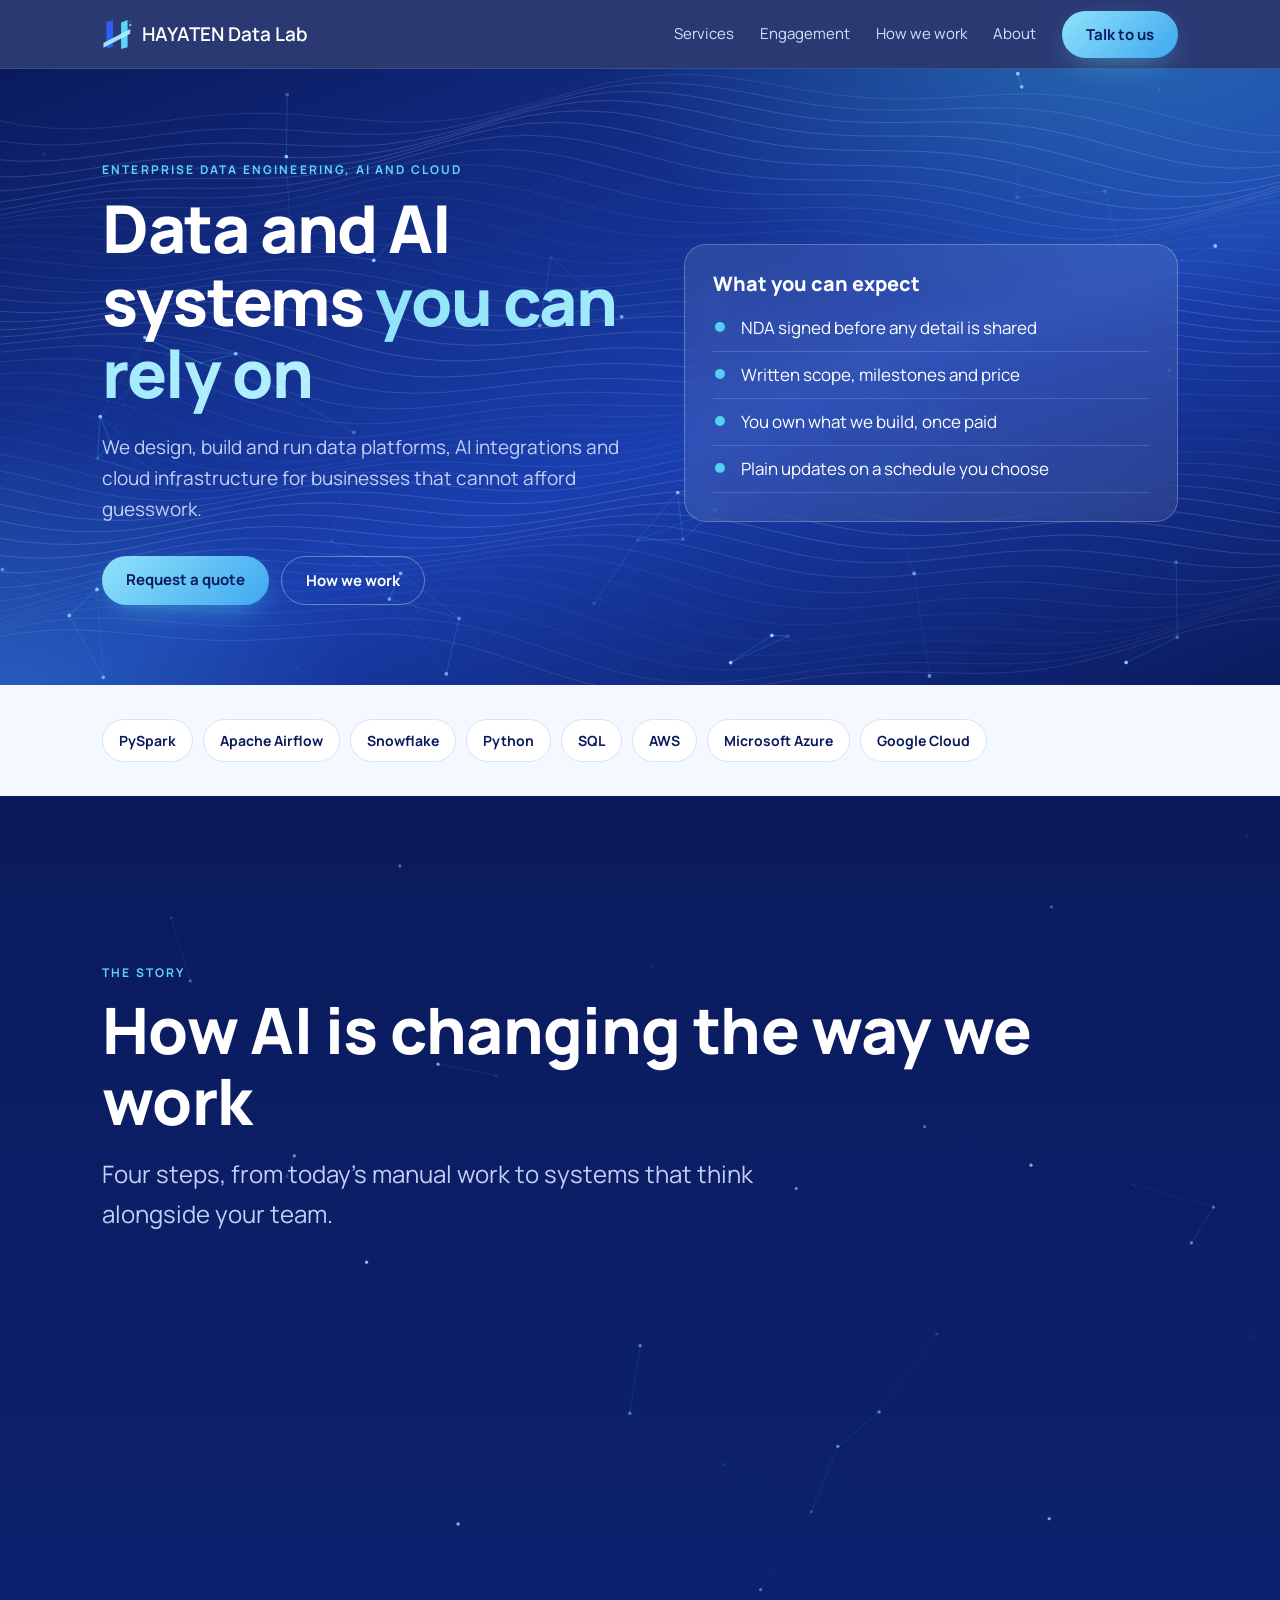
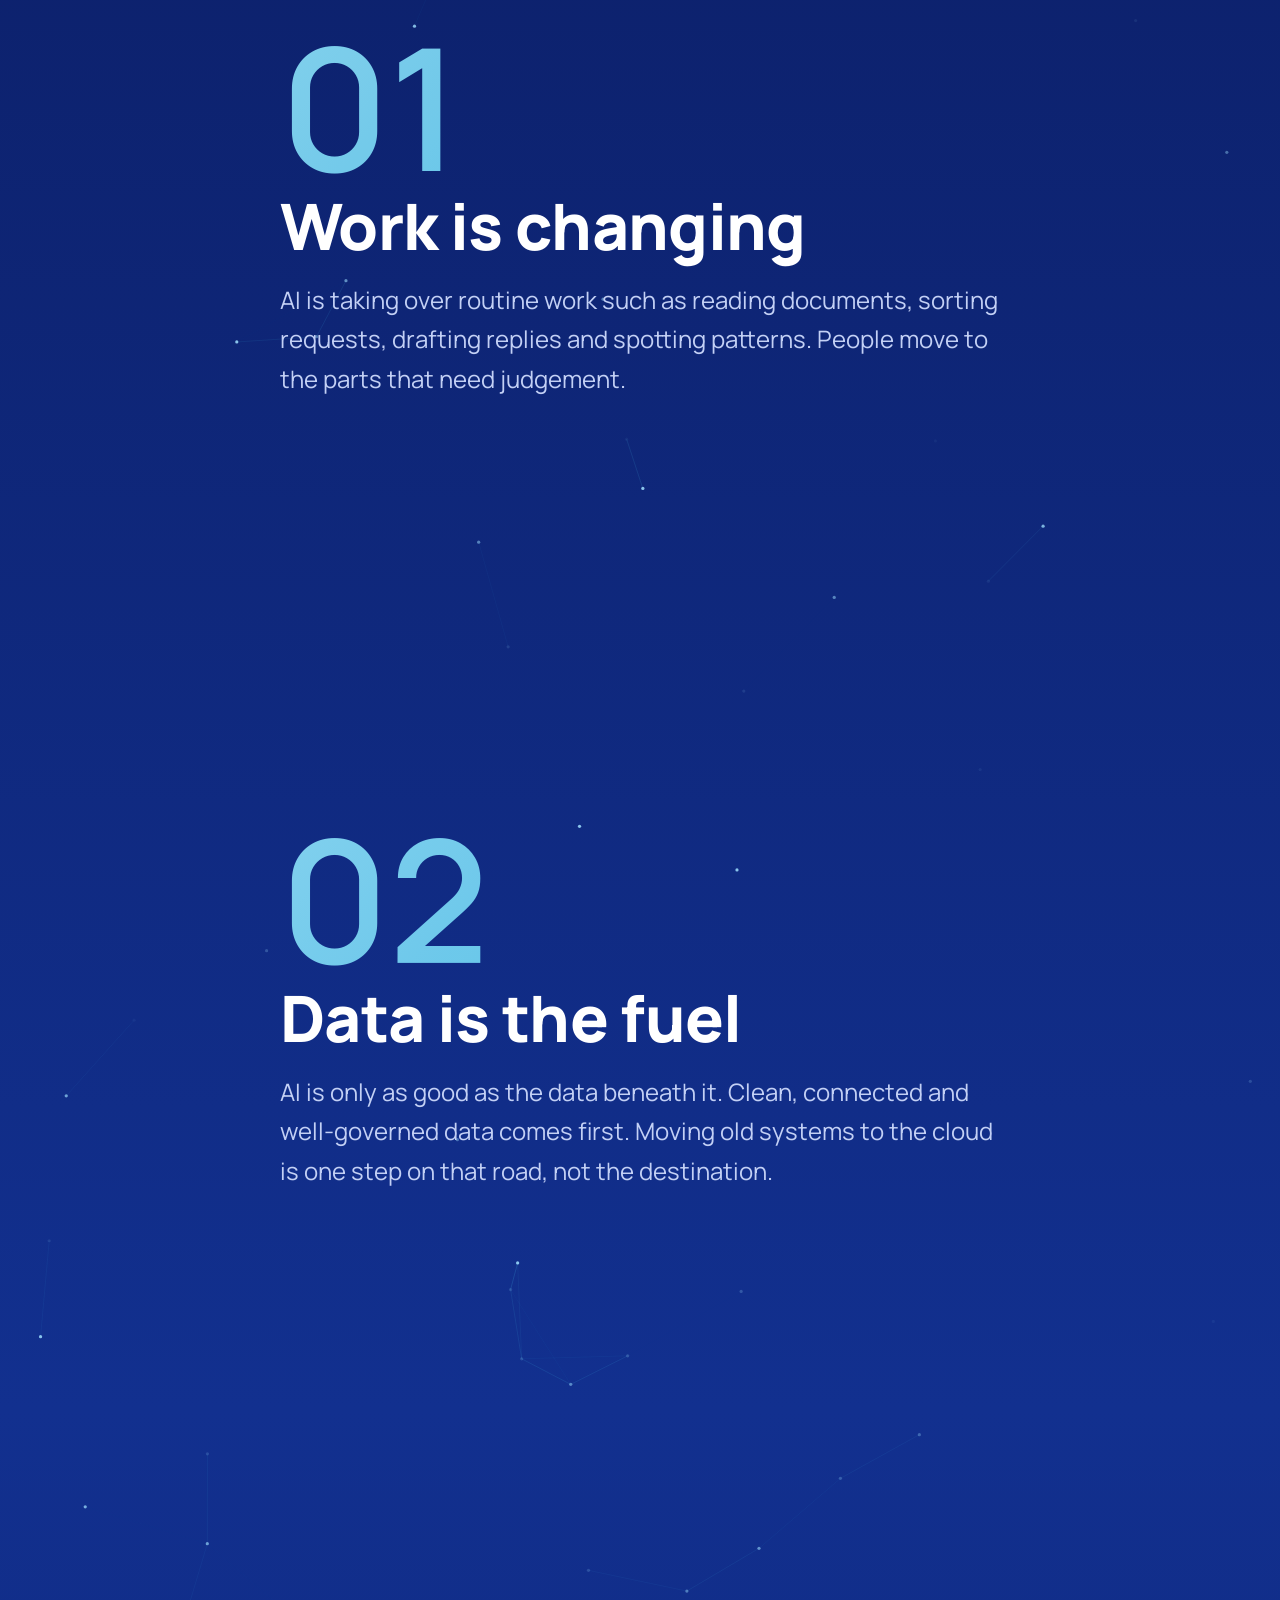
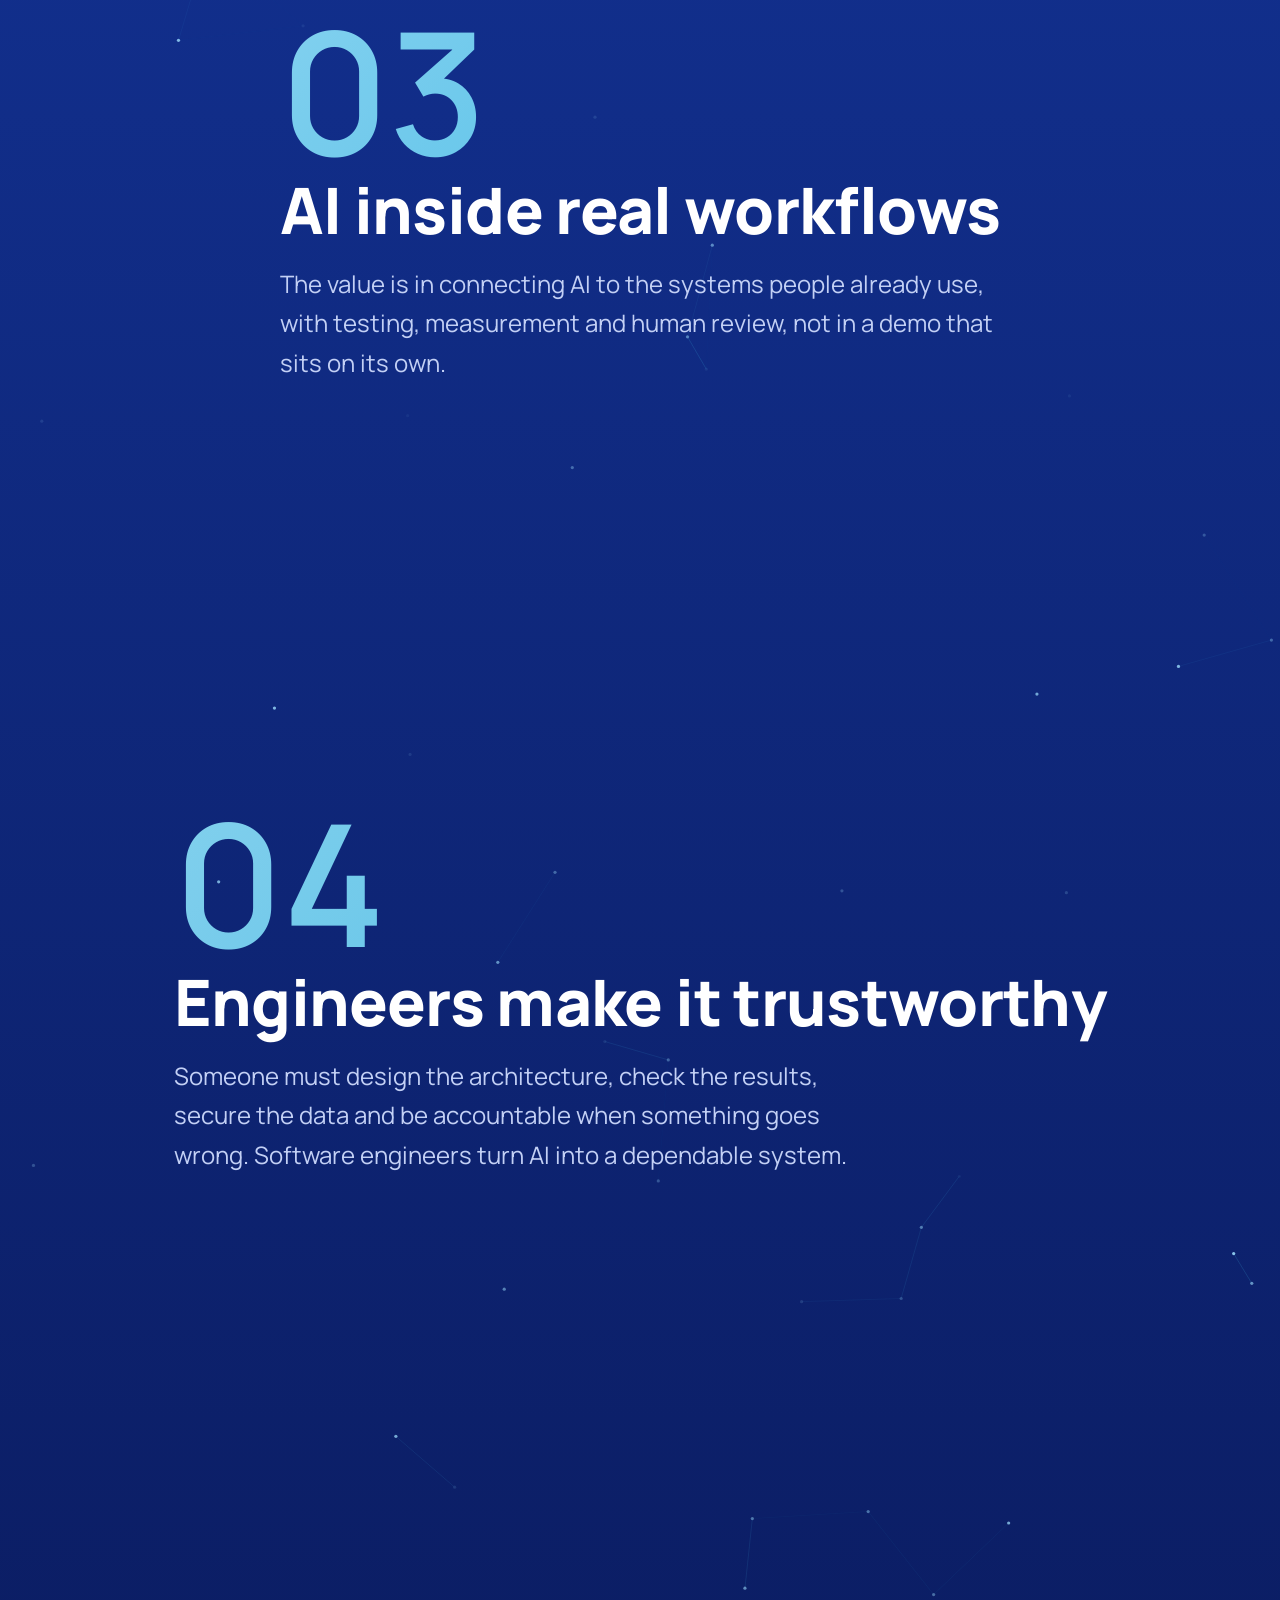
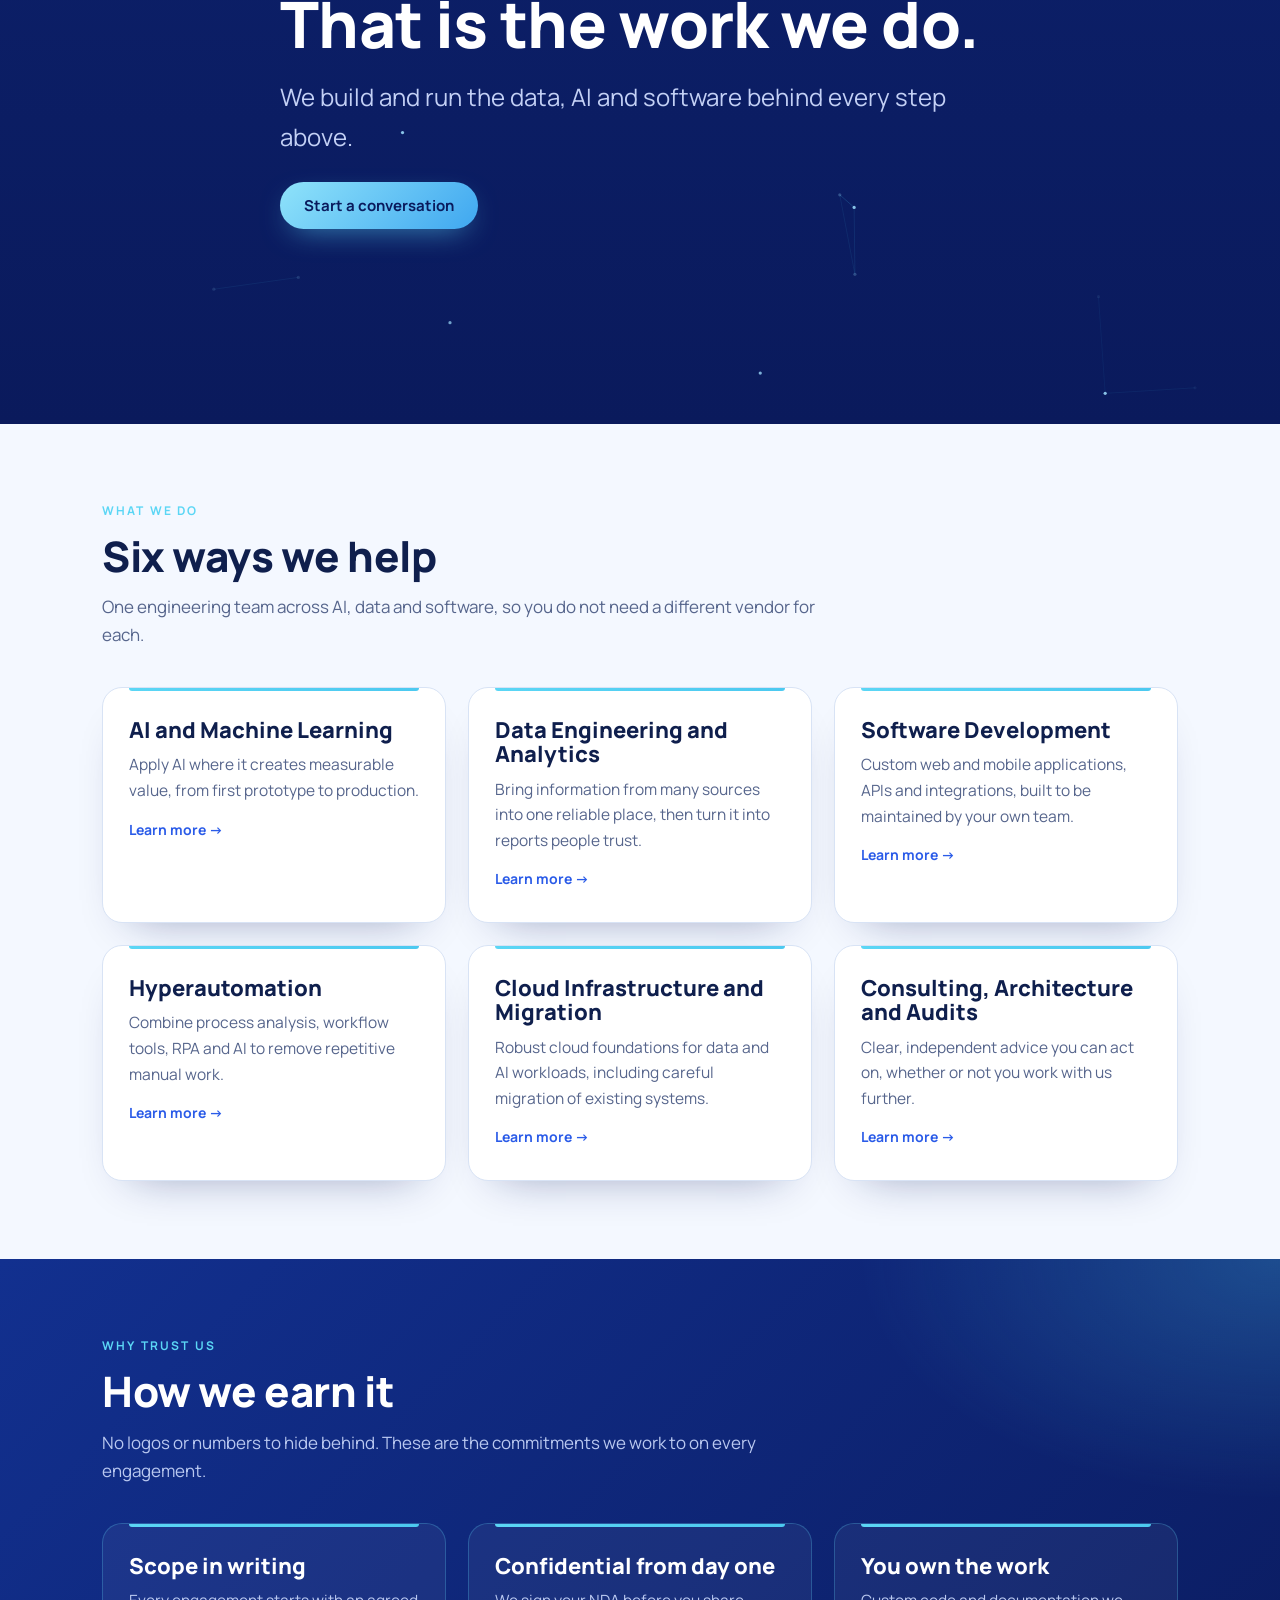
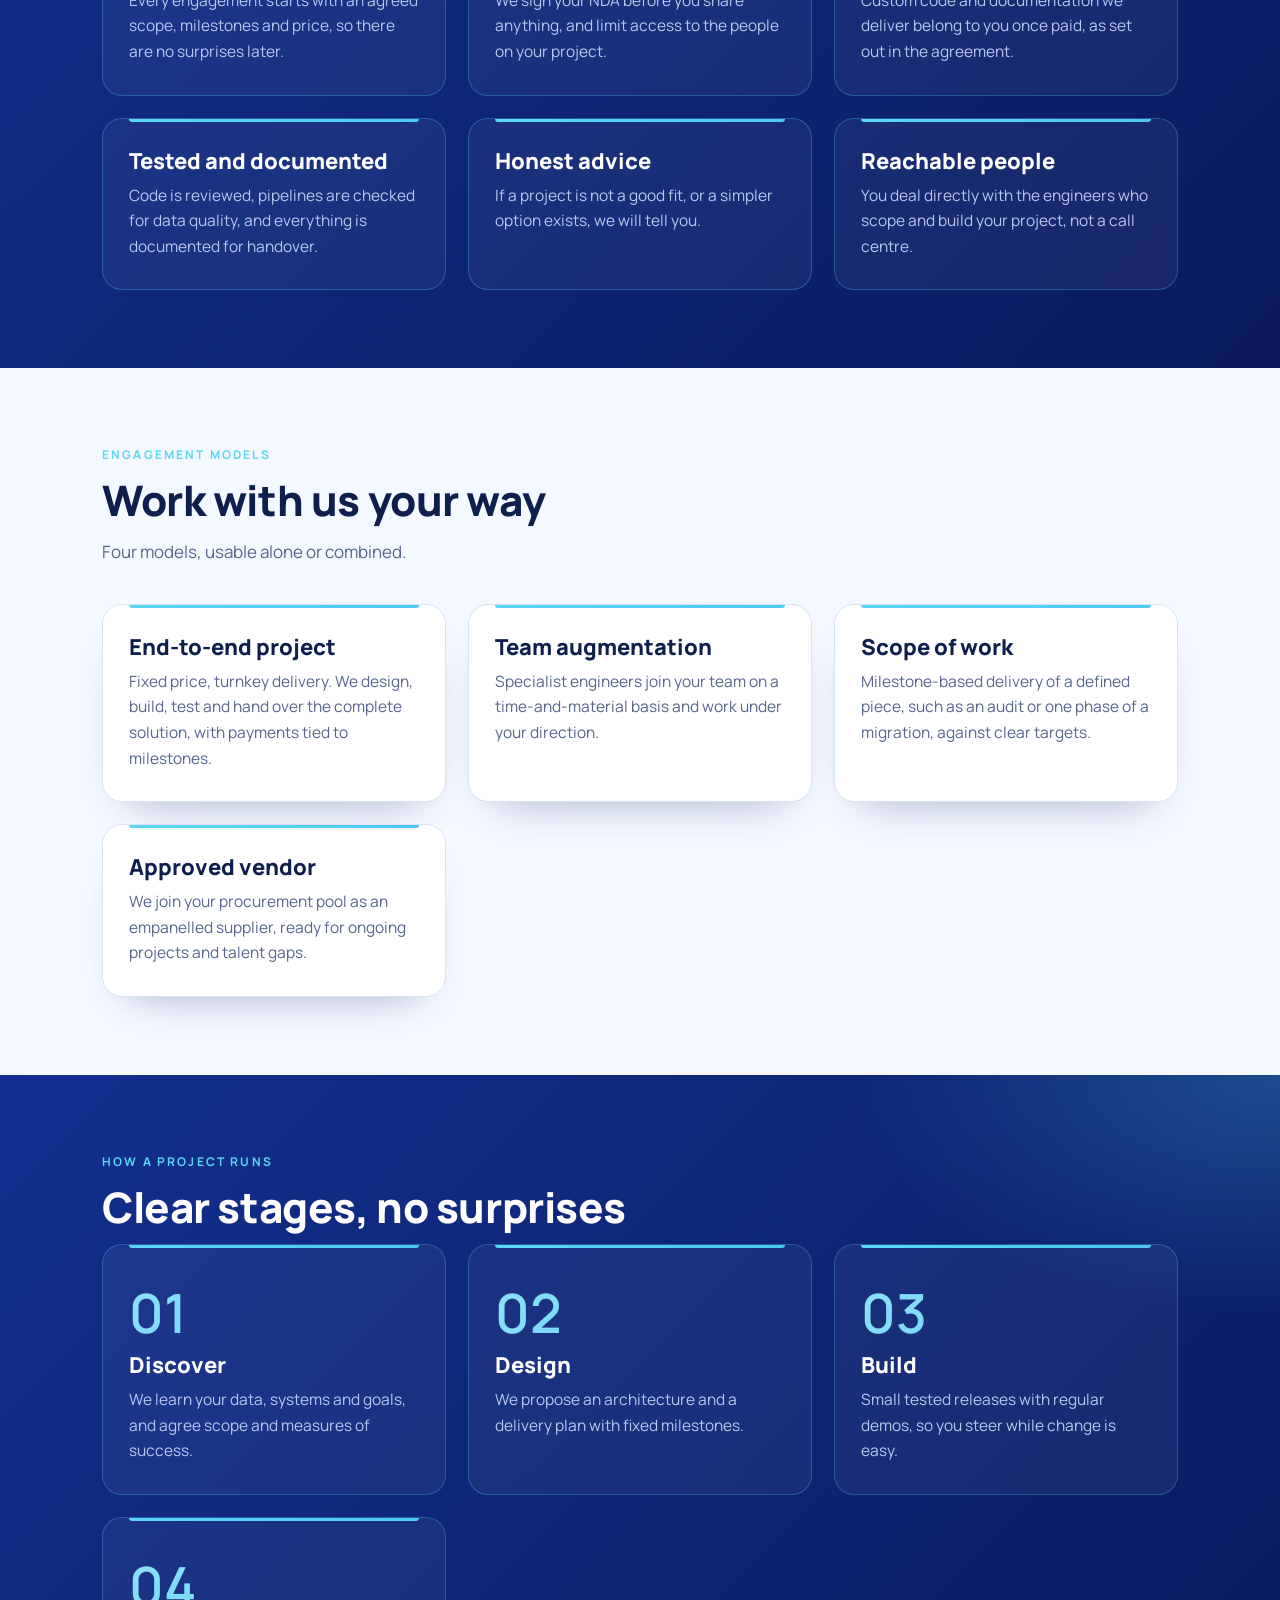
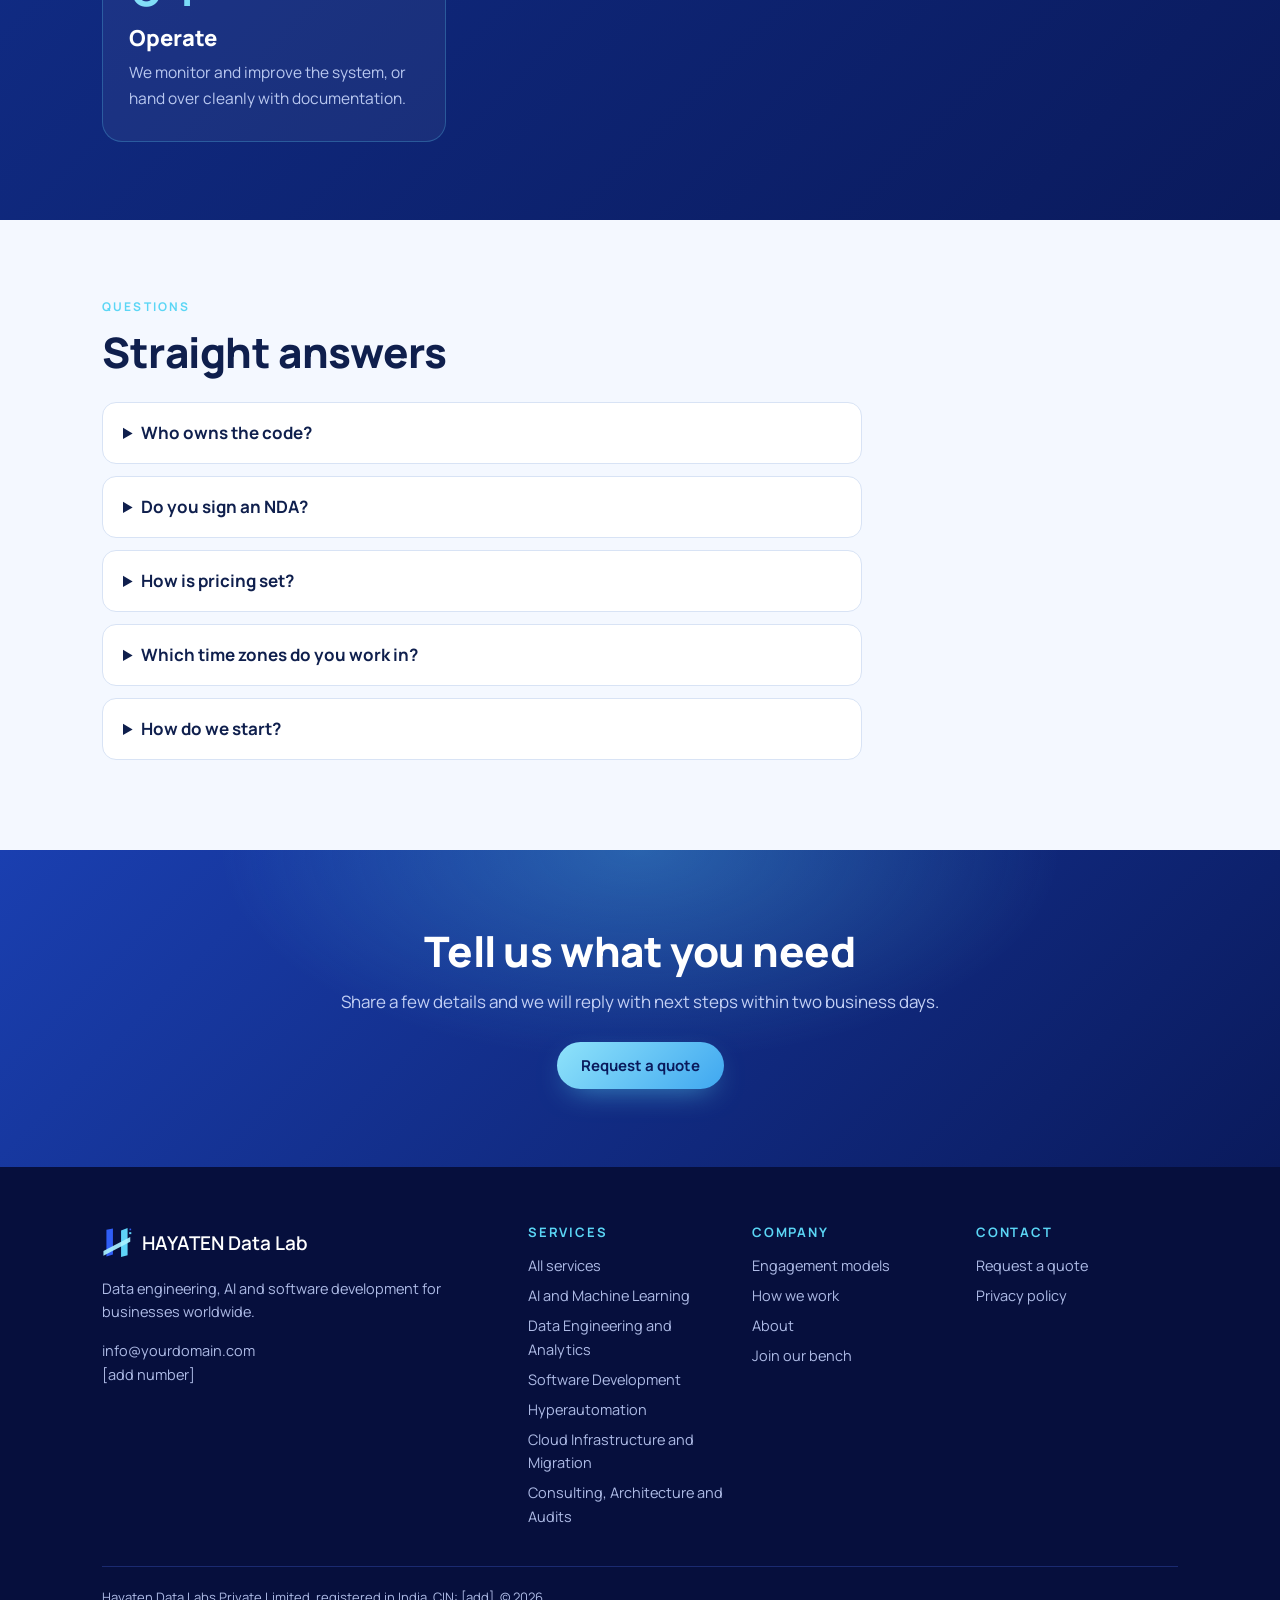
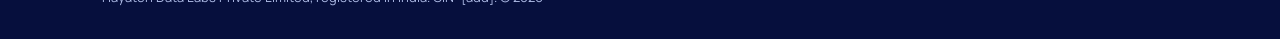
<file: index.html>
<!DOCTYPE html><html lang="en"><head><meta charset="utf-8"><meta name="viewport" content="width=device-width,initial-scale=1"><title>Data engineering, AI and software development | HAYATEN Data Lab</title><meta name="description" content="Hayaten Data Labs builds data platforms, AI solutions, automation and custom software for businesses worldwide."><link rel="preconnect" href="https://fonts.googleapis.com"><link rel="preconnect" href="https://fonts.gstatic.com" crossorigin><link href="https://fonts.googleapis.com/css2?family=Manrope:wght@400;600;700;800&display=swap" rel="stylesheet"><link rel="stylesheet" href="assets/style.css"></head><body>
<header><div class="wrap nav"><a class="logo" href="index.html"><svg width="30" height="33" viewBox="0 0 170 185" aria-hidden="true"><polygon points="25,20 62,13 62,160 25,172" fill="#2f5df5"/><polygon points="108,25 145,10 145,165 108,175" fill="#5fd3f7"/><polygon points="8,140 160,62 160,88 8,168" fill="#a9f1ff" fill-opacity=".92"/><rect x="156" y="14" width="9" height="9" fill="#2f5df5"/><rect x="154" y="34" width="12" height="11" fill="#5fd3f7"/></svg>HAYATEN Data Lab</a><input type="checkbox" id="m"><label class="burger" for="m" aria-label="Menu">&#9776;</label><nav><a href="services.html">Services</a><a href="engagement-models.html">Engagement</a><a href="how-we-work.html">How we work</a><a href="about.html">About</a><a class="btn" href="contact.html">Talk to us</a></nav></div></header>
<main><section class="hero fxhost"><div class="wrap"><div><div class="eyebrow">Enterprise data engineering, AI and cloud</div><h1>Data and AI systems <em>you can rely on</em></h1><p>We design, build and run data platforms, AI integrations and cloud infrastructure for businesses that cannot afford guesswork.</p><div class="cta"><a class="btn" href="contact.html">Request a quote</a><a class="btn ghost" href="how-we-work.html">How we work</a></div></div><div class="glass"><h3>What you can expect</h3><ul class="tick"><li>NDA signed before any detail is shared</li><li>Written scope, milestones and price</li><li>You own what we build, once paid</li><li>Plain updates on a schedule you choose</li></ul></div></div></section>
<section style="padding:34px 0"><div class="wrap"><div class="pills"><span>PySpark</span><span>Apache Airflow</span><span>Snowflake</span><span>Python</span><span>SQL</span><span>AWS</span><span>Microsoft Azure</span><span>Google Cloud</span></div></div></section>
<section class="story fxhost"><div class="sintro"><div class="wrap"><div class="eyebrow">The story</div><h2>How AI is changing the way we work</h2><p>Four steps, from today's manual work to systems that think alongside your team.</p></div></div><div class="ch"><div class="wrap"><b>01</b><h2>Work is changing</h2><p>AI is taking over routine work such as reading documents, sorting requests, drafting replies and spotting patterns. People move to the parts that need judgement.</p></div></div><div class="ch"><div class="wrap"><b>02</b><h2>Data is the fuel</h2><p>AI is only as good as the data beneath it. Clean, connected and well-governed data comes first. Moving old systems to the cloud is one step on that road, not the destination.</p></div></div><div class="ch"><div class="wrap"><b>03</b><h2>AI inside real workflows</h2><p>The value is in connecting AI to the systems people already use, with testing, measurement and human review, not in a demo that sits on its own.</p></div></div><div class="ch"><div class="wrap"><b>04</b><h2>Engineers make it trustworthy</h2><p>Someone must design the architecture, check the results, secure the data and be accountable when something goes wrong. Software engineers turn AI into a dependable system.</p></div></div><div class="sintro"><div class="wrap"><h2>That is the work we do.</h2><p>We build and run the data, AI and software behind every step above.</p><div class="cta" style="margin-top:26px"><a class="btn" href="contact.html">Start a conversation</a></div></div></div></section>
<section><div class="wrap"><div class="eyebrow">What we do</div><h2>Six ways we help</h2><p class="lead">One engineering team across AI, data and software, so you do not need a different vendor for each.</p><div class="grid"><a class="card" href="ai-machine-learning.html"><h3>AI and Machine Learning</h3><p>Apply AI where it creates measurable value, from first prototype to production.</p><span class="go">Learn more &rarr;</span></a><a class="card" href="data-engineering.html"><h3>Data Engineering and Analytics</h3><p>Bring information from many sources into one reliable place, then turn it into reports people trust.</p><span class="go">Learn more &rarr;</span></a><a class="card" href="software-development.html"><h3>Software Development</h3><p>Custom web and mobile applications, APIs and integrations, built to be maintained by your own team.</p><span class="go">Learn more &rarr;</span></a><a class="card" href="hyperautomation.html"><h3>Hyperautomation</h3><p>Combine process analysis, workflow tools, RPA and AI to remove repetitive manual work.</p><span class="go">Learn more &rarr;</span></a><a class="card" href="cloud-migration.html"><h3>Cloud Infrastructure and Migration</h3><p>Robust cloud foundations for data and AI workloads, including careful migration of existing systems.</p><span class="go">Learn more &rarr;</span></a><a class="card" href="consulting-audits.html"><h3>Consulting, Architecture and Audits</h3><p>Clear, independent advice you can act on, whether or not you work with us further.</p><span class="go">Learn more &rarr;</span></a></div></div></section>
<section class="band"><div class="wrap"><div class="eyebrow">Why trust us</div><h2>How we earn it</h2><p class="lead">No logos or numbers to hide behind. These are the commitments we work to on every engagement.</p><div class="grid"><div class="card"><h3>Scope in writing</h3><p>Every engagement starts with an agreed scope, milestones and price, so there are no surprises later.</p></div><div class="card"><h3>Confidential from day one</h3><p>We sign your NDA before you share anything, and limit access to the people on your project.</p></div><div class="card"><h3>You own the work</h3><p>Custom code and documentation we deliver belong to you once paid, as set out in the agreement.</p></div><div class="card"><h3>Tested and documented</h3><p>Code is reviewed, pipelines are checked for data quality, and everything is documented for handover.</p></div><div class="card"><h3>Honest advice</h3><p>If a project is not a good fit, or a simpler option exists, we will tell you.</p></div><div class="card"><h3>Reachable people</h3><p>You deal directly with the engineers who scope and build your project, not a call centre.</p></div></div></div></section>
<section><div class="wrap"><div class="eyebrow">Engagement models</div><h2>Work with us your way</h2><p class="lead">Four models, usable alone or combined.</p><div class="grid"><div class="card"><h3>End-to-end project</h3><p>Fixed price, turnkey delivery. We design, build, test and hand over the complete solution, with payments tied to milestones.</p></div><div class="card"><h3>Team augmentation</h3><p>Specialist engineers join your team on a time-and-material basis and work under your direction.</p></div><div class="card"><h3>Scope of work</h3><p>Milestone-based delivery of a defined piece, such as an audit or one phase of a migration, against clear targets.</p></div><div class="card"><h3>Approved vendor</h3><p>We join your procurement pool as an empanelled supplier, ready for ongoing projects and talent gaps.</p></div></div></div></section>
<section class="band"><div class="wrap"><div class="eyebrow">How a project runs</div><h2>Clear stages, no surprises</h2><div class="grid"><div class="card step"><b>01</b><h3>Discover</h3><p>We learn your data, systems and goals, and agree scope and measures of success.</p></div><div class="card step"><b>02</b><h3>Design</h3><p>We propose an architecture and a delivery plan with fixed milestones.</p></div><div class="card step"><b>03</b><h3>Build</h3><p>Small tested releases with regular demos, so you steer while change is easy.</p></div><div class="card step"><b>04</b><h3>Operate</h3><p>We monitor and improve the system, or hand over cleanly with documentation.</p></div></div></div></section>
<section><div class="wrap"><div class="eyebrow">Questions</div><h2>Straight answers</h2><div style="max-width:760px;margin-top:26px"><details><summary>Who owns the code?</summary><p>Custom work delivered to you belongs to you once it is paid for, as set out in the written agreement. We state any open-source or pre-existing components up front.</p></details><details><summary>Do you sign an NDA?</summary><p>Yes. We are happy to sign yours before you share any detail, or to provide ours.</p></details><details><summary>How is pricing set?</summary><p>Fixed price for well-defined scope, with payments tied to milestones. Time-and-material for team augmentation. Estimates are written and any change is agreed before it affects cost.</p></details><details><summary>Which time zones do you work in?</summary><p>We agree working hours that overlap with yours for meetings and decisions, and communicate in clear written English.</p></details><details><summary>How do we start?</summary><p>A free 30-minute call, then usually a small fixed-scope first piece such as an audit or pilot, so you can judge our work before committing more.</p></details></div></div></section><section class="cband"><div class="wrap"><h2>Tell us what you need</h2><p>Share a few details and we will reply with next steps within two business days.</p><a class="btn" href="contact.html">Request a quote</a></div></section></main>
<footer><div class="wrap"><div class="grid"><div><a class="logo" href="index.html"><svg width="30" height="33" viewBox="0 0 170 185" aria-hidden="true"><polygon points="25,20 62,13 62,160 25,172" fill="#2f5df5"/><polygon points="108,25 145,10 145,165 108,175" fill="#5fd3f7"/><polygon points="8,140 160,62 160,88 8,168" fill="#a9f1ff" fill-opacity=".92"/><rect x="156" y="14" width="9" height="9" fill="#2f5df5"/><rect x="154" y="34" width="12" height="11" fill="#5fd3f7"/></svg>HAYATEN Data Lab</a><p>Data engineering, AI and software development for businesses worldwide.</p><p>info@yourdomain.com<br>[add number]</p></div>
<div><h3>Services</h3><a href="services.html">All services</a><a href="ai-machine-learning.html">AI and Machine Learning</a><a href="data-engineering.html">Data Engineering and Analytics</a><a href="software-development.html">Software Development</a><a href="hyperautomation.html">Hyperautomation</a><a href="cloud-migration.html">Cloud Infrastructure and Migration</a><a href="consulting-audits.html">Consulting, Architecture and Audits</a></div><div><h3>Company</h3><a href="engagement-models.html">Engagement models</a><a href="how-we-work.html">How we work</a><a href="about.html">About</a><a href="join-our-bench.html">Join our bench</a></div><div><h3>Contact</h3><a href="contact.html">Request a quote</a><a href="privacy.html">Privacy policy</a></div></div>
<div class="fine">Hayaten Data Labs Private Limited, registered in India. CIN: [add]. &copy; 2026</div></div></footer><div id="glow"></div><div id="bar"></div><script src="assets/fx.js" defer></script></body></html>
</file>
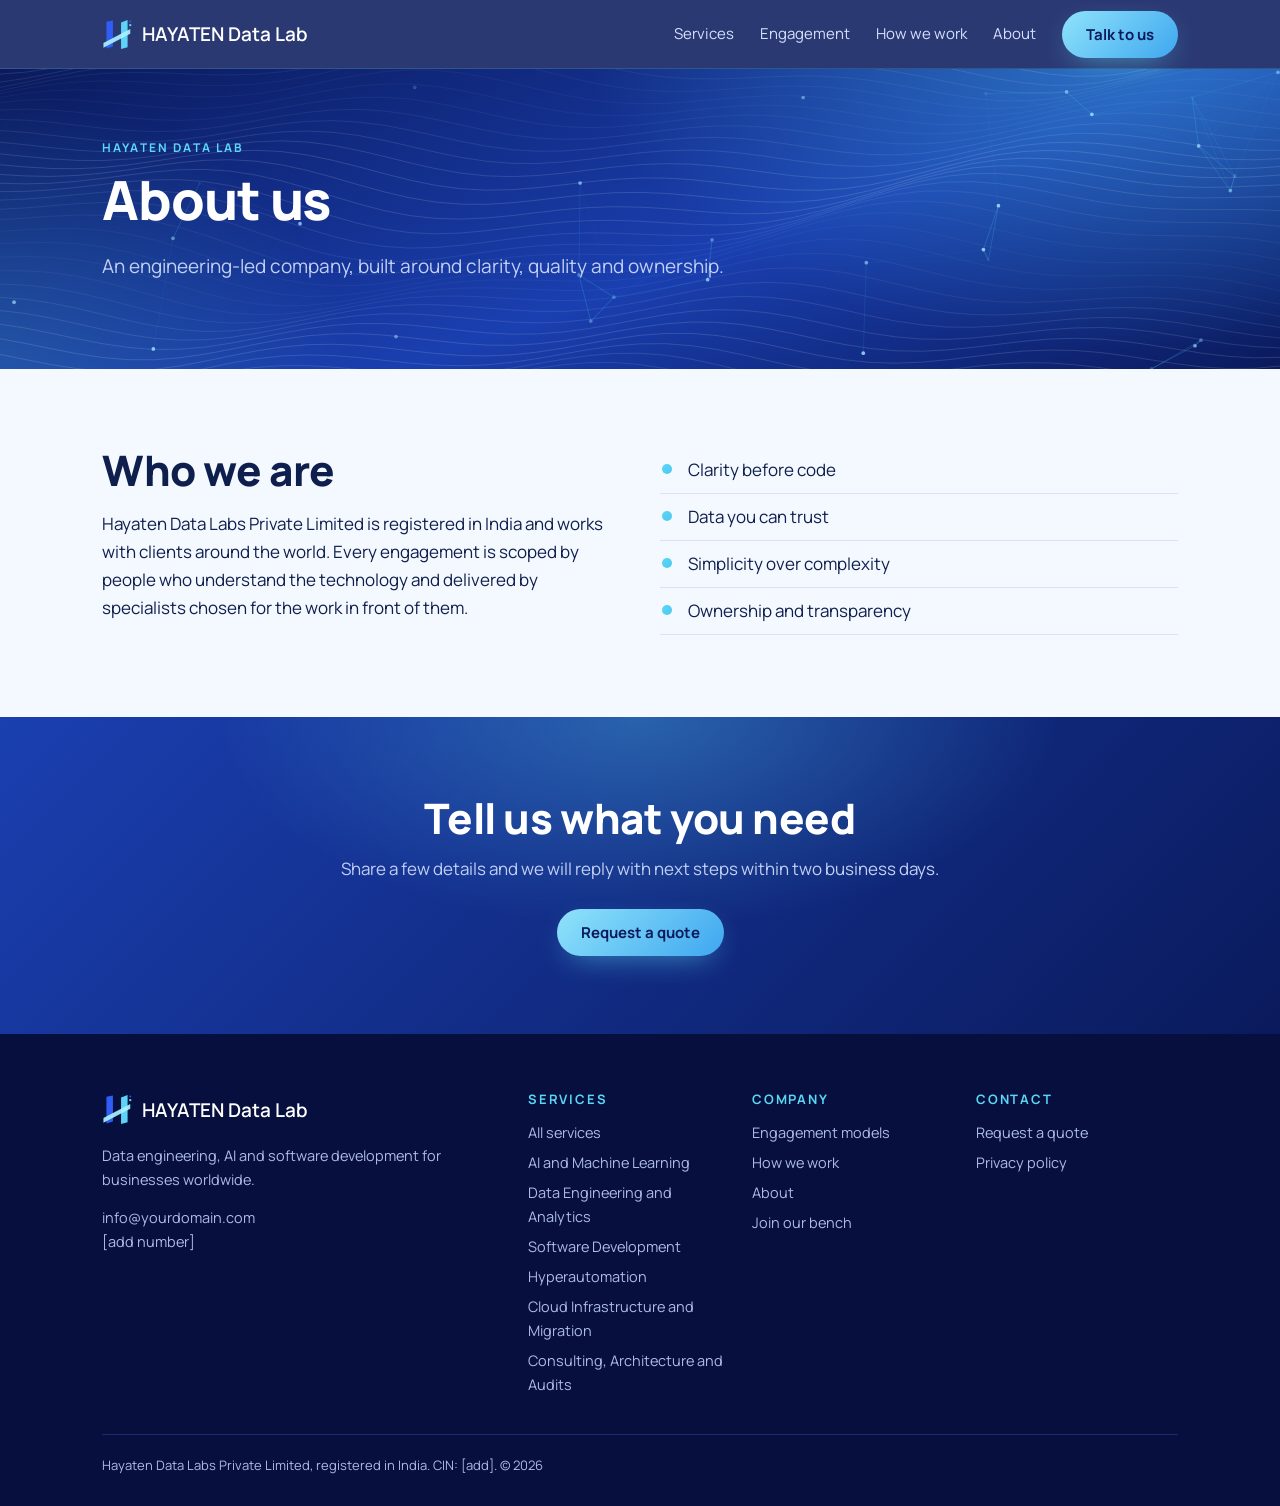
<file: about.html>
<!DOCTYPE html><html lang="en"><head><meta charset="utf-8"><meta name="viewport" content="width=device-width,initial-scale=1"><title>About us | HAYATEN Data Lab</title><meta name="description" content="Hayaten Data Labs is an India-registered technology company building data, AI and software systems."><link rel="preconnect" href="https://fonts.googleapis.com"><link rel="preconnect" href="https://fonts.gstatic.com" crossorigin><link href="https://fonts.googleapis.com/css2?family=Manrope:wght@400;600;700;800&display=swap" rel="stylesheet"><link rel="stylesheet" href="assets/style.css"></head><body>
<header><div class="wrap nav"><a class="logo" href="index.html"><svg width="30" height="33" viewBox="0 0 170 185" aria-hidden="true"><polygon points="25,20 62,13 62,160 25,172" fill="#2f5df5"/><polygon points="108,25 145,10 145,165 108,175" fill="#5fd3f7"/><polygon points="8,140 160,62 160,88 8,168" fill="#a9f1ff" fill-opacity=".92"/><rect x="156" y="14" width="9" height="9" fill="#2f5df5"/><rect x="154" y="34" width="12" height="11" fill="#5fd3f7"/></svg>HAYATEN Data Lab</a><input type="checkbox" id="m"><label class="burger" for="m" aria-label="Menu">&#9776;</label><nav><a href="services.html">Services</a><a href="engagement-models.html">Engagement</a><a href="how-we-work.html">How we work</a><a href="about.html">About</a><a class="btn" href="contact.html">Talk to us</a></nav></div></header>
<main><section class="hero ph fxhost"><div class="wrap"><div><div class="eyebrow">HAYATEN Data Lab</div><h1>About us</h1><p>An engineering-led company, built around clarity, quality and ownership.</p></div></div></section><section><div class="wrap two"><div><h2>Who we are</h2><p>Hayaten Data Labs Private Limited is registered in India and works with clients around the world. Every engagement is scoped by people who understand the technology and delivered by specialists chosen for the work in front of them.</p></div><div><ul class="tick"><li>Clarity before code</li><li>Data you can trust</li><li>Simplicity over complexity</li><li>Ownership and transparency</li></ul></div></div></section><section class="cband"><div class="wrap"><h2>Tell us what you need</h2><p>Share a few details and we will reply with next steps within two business days.</p><a class="btn" href="contact.html">Request a quote</a></div></section></main>
<footer><div class="wrap"><div class="grid"><div><a class="logo" href="index.html"><svg width="30" height="33" viewBox="0 0 170 185" aria-hidden="true"><polygon points="25,20 62,13 62,160 25,172" fill="#2f5df5"/><polygon points="108,25 145,10 145,165 108,175" fill="#5fd3f7"/><polygon points="8,140 160,62 160,88 8,168" fill="#a9f1ff" fill-opacity=".92"/><rect x="156" y="14" width="9" height="9" fill="#2f5df5"/><rect x="154" y="34" width="12" height="11" fill="#5fd3f7"/></svg>HAYATEN Data Lab</a><p>Data engineering, AI and software development for businesses worldwide.</p><p>info@yourdomain.com<br>[add number]</p></div>
<div><h3>Services</h3><a href="services.html">All services</a><a href="ai-machine-learning.html">AI and Machine Learning</a><a href="data-engineering.html">Data Engineering and Analytics</a><a href="software-development.html">Software Development</a><a href="hyperautomation.html">Hyperautomation</a><a href="cloud-migration.html">Cloud Infrastructure and Migration</a><a href="consulting-audits.html">Consulting, Architecture and Audits</a></div><div><h3>Company</h3><a href="engagement-models.html">Engagement models</a><a href="how-we-work.html">How we work</a><a href="about.html">About</a><a href="join-our-bench.html">Join our bench</a></div><div><h3>Contact</h3><a href="contact.html">Request a quote</a><a href="privacy.html">Privacy policy</a></div></div>
<div class="fine">Hayaten Data Labs Private Limited, registered in India. CIN: [add]. &copy; 2026</div></div></footer><div id="glow"></div><div id="bar"></div><script src="assets/fx.js" defer></script></body></html>
</file>
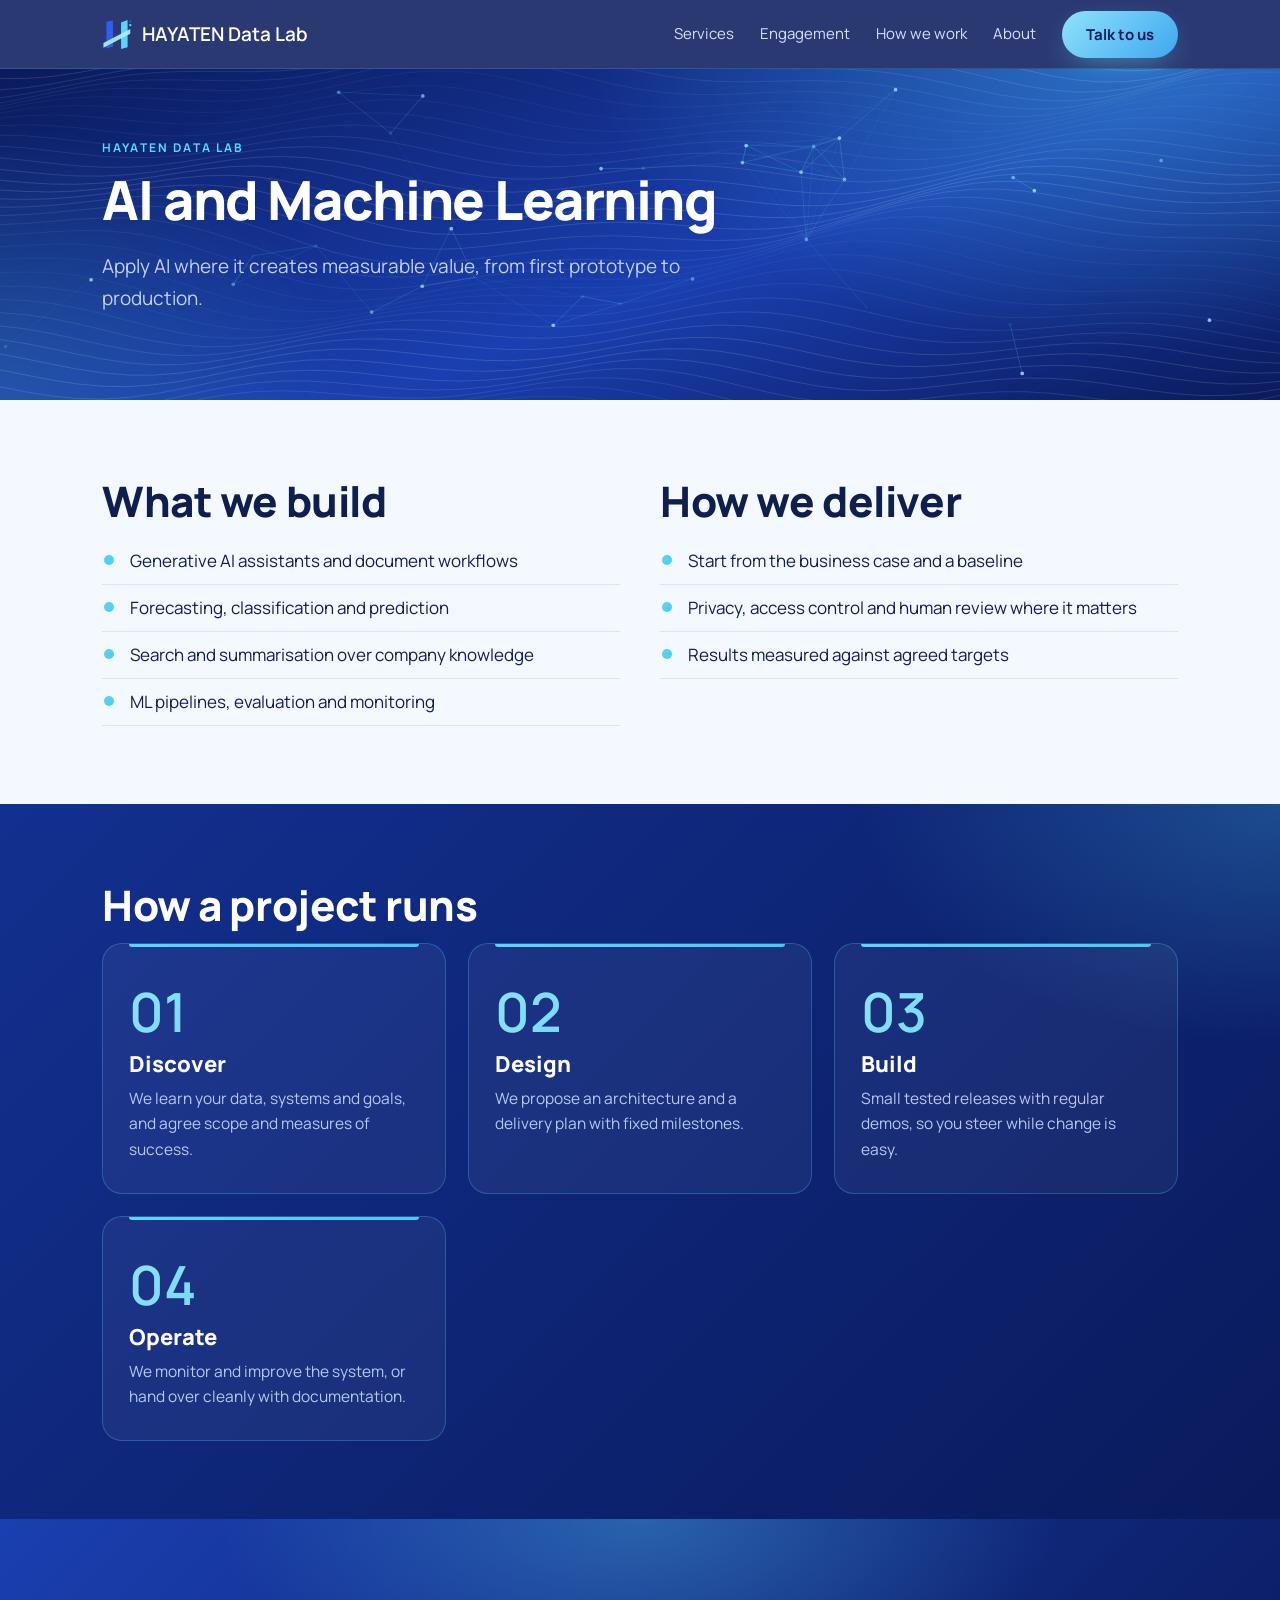
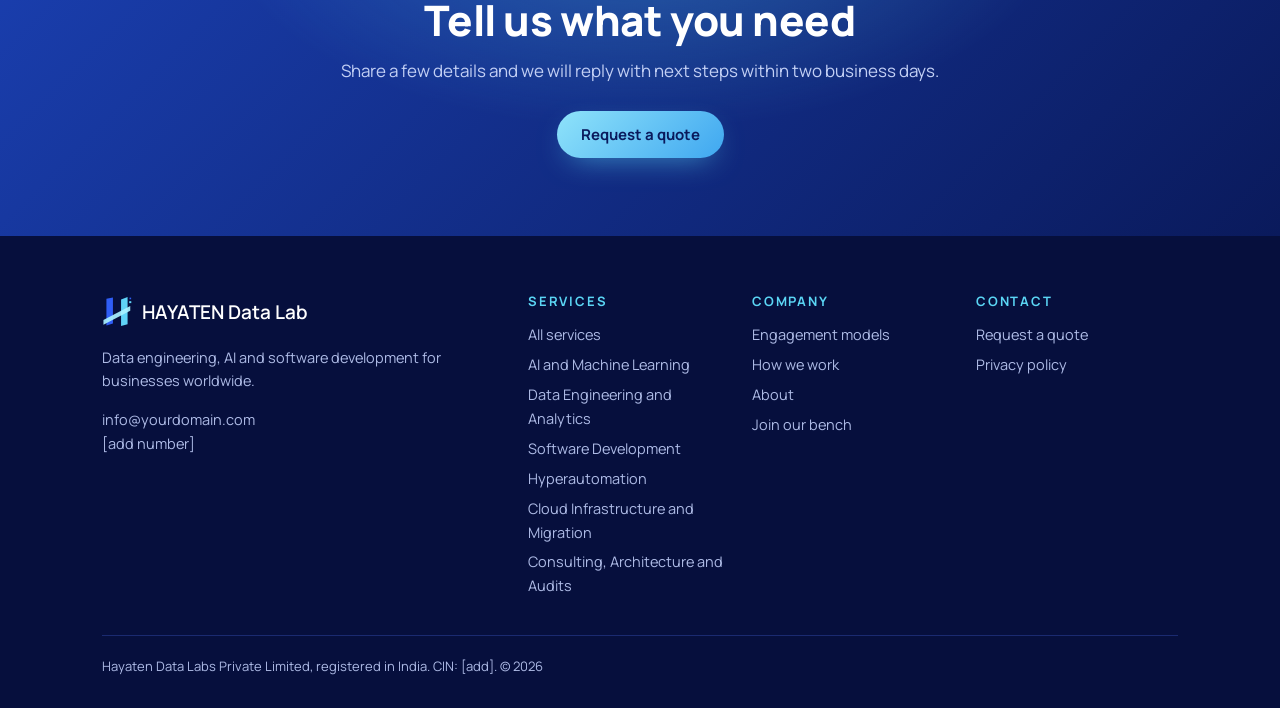
<file: ai-machine-learning.html>
<!DOCTYPE html><html lang="en"><head><meta charset="utf-8"><meta name="viewport" content="width=device-width,initial-scale=1"><title>AI and Machine Learning | HAYATEN Data Lab</title><meta name="description" content="Apply AI where it creates measurable value, from first prototype to production."><link rel="preconnect" href="https://fonts.googleapis.com"><link rel="preconnect" href="https://fonts.gstatic.com" crossorigin><link href="https://fonts.googleapis.com/css2?family=Manrope:wght@400;600;700;800&display=swap" rel="stylesheet"><link rel="stylesheet" href="assets/style.css"></head><body>
<header><div class="wrap nav"><a class="logo" href="index.html"><svg width="30" height="33" viewBox="0 0 170 185" aria-hidden="true"><polygon points="25,20 62,13 62,160 25,172" fill="#2f5df5"/><polygon points="108,25 145,10 145,165 108,175" fill="#5fd3f7"/><polygon points="8,140 160,62 160,88 8,168" fill="#a9f1ff" fill-opacity=".92"/><rect x="156" y="14" width="9" height="9" fill="#2f5df5"/><rect x="154" y="34" width="12" height="11" fill="#5fd3f7"/></svg>HAYATEN Data Lab</a><input type="checkbox" id="m"><label class="burger" for="m" aria-label="Menu">&#9776;</label><nav><a href="services.html">Services</a><a href="engagement-models.html">Engagement</a><a href="how-we-work.html">How we work</a><a href="about.html">About</a><a class="btn" href="contact.html">Talk to us</a></nav></div></header>
<main><section class="hero ph fxhost"><div class="wrap"><div><div class="eyebrow">HAYATEN Data Lab</div><h1>AI and Machine Learning</h1><p>Apply AI where it creates measurable value, from first prototype to production.</p></div></div></section><section><div class="wrap two"><div><h2>What we build</h2><ul class="tick"><li>Generative AI assistants and document workflows</li><li>Forecasting, classification and prediction</li><li>Search and summarisation over company knowledge</li><li>ML pipelines, evaluation and monitoring</li></ul></div><div><h2>How we deliver</h2><ul class="tick"><li>Start from the business case and a baseline</li><li>Privacy, access control and human review where it matters</li><li>Results measured against agreed targets</li></ul></div></div></section><section class="band"><div class="wrap"><h2>How a project runs</h2><div class="grid"><div class="card step"><b>01</b><h3>Discover</h3><p>We learn your data, systems and goals, and agree scope and measures of success.</p></div><div class="card step"><b>02</b><h3>Design</h3><p>We propose an architecture and a delivery plan with fixed milestones.</p></div><div class="card step"><b>03</b><h3>Build</h3><p>Small tested releases with regular demos, so you steer while change is easy.</p></div><div class="card step"><b>04</b><h3>Operate</h3><p>We monitor and improve the system, or hand over cleanly with documentation.</p></div></div></div></section><section class="cband"><div class="wrap"><h2>Tell us what you need</h2><p>Share a few details and we will reply with next steps within two business days.</p><a class="btn" href="contact.html">Request a quote</a></div></section></main>
<footer><div class="wrap"><div class="grid"><div><a class="logo" href="index.html"><svg width="30" height="33" viewBox="0 0 170 185" aria-hidden="true"><polygon points="25,20 62,13 62,160 25,172" fill="#2f5df5"/><polygon points="108,25 145,10 145,165 108,175" fill="#5fd3f7"/><polygon points="8,140 160,62 160,88 8,168" fill="#a9f1ff" fill-opacity=".92"/><rect x="156" y="14" width="9" height="9" fill="#2f5df5"/><rect x="154" y="34" width="12" height="11" fill="#5fd3f7"/></svg>HAYATEN Data Lab</a><p>Data engineering, AI and software development for businesses worldwide.</p><p>info@yourdomain.com<br>[add number]</p></div>
<div><h3>Services</h3><a href="services.html">All services</a><a href="ai-machine-learning.html">AI and Machine Learning</a><a href="data-engineering.html">Data Engineering and Analytics</a><a href="software-development.html">Software Development</a><a href="hyperautomation.html">Hyperautomation</a><a href="cloud-migration.html">Cloud Infrastructure and Migration</a><a href="consulting-audits.html">Consulting, Architecture and Audits</a></div><div><h3>Company</h3><a href="engagement-models.html">Engagement models</a><a href="how-we-work.html">How we work</a><a href="about.html">About</a><a href="join-our-bench.html">Join our bench</a></div><div><h3>Contact</h3><a href="contact.html">Request a quote</a><a href="privacy.html">Privacy policy</a></div></div>
<div class="fine">Hayaten Data Labs Private Limited, registered in India. CIN: [add]. &copy; 2026</div></div></footer><div id="glow"></div><div id="bar"></div><script src="assets/fx.js" defer></script></body></html>
</file>
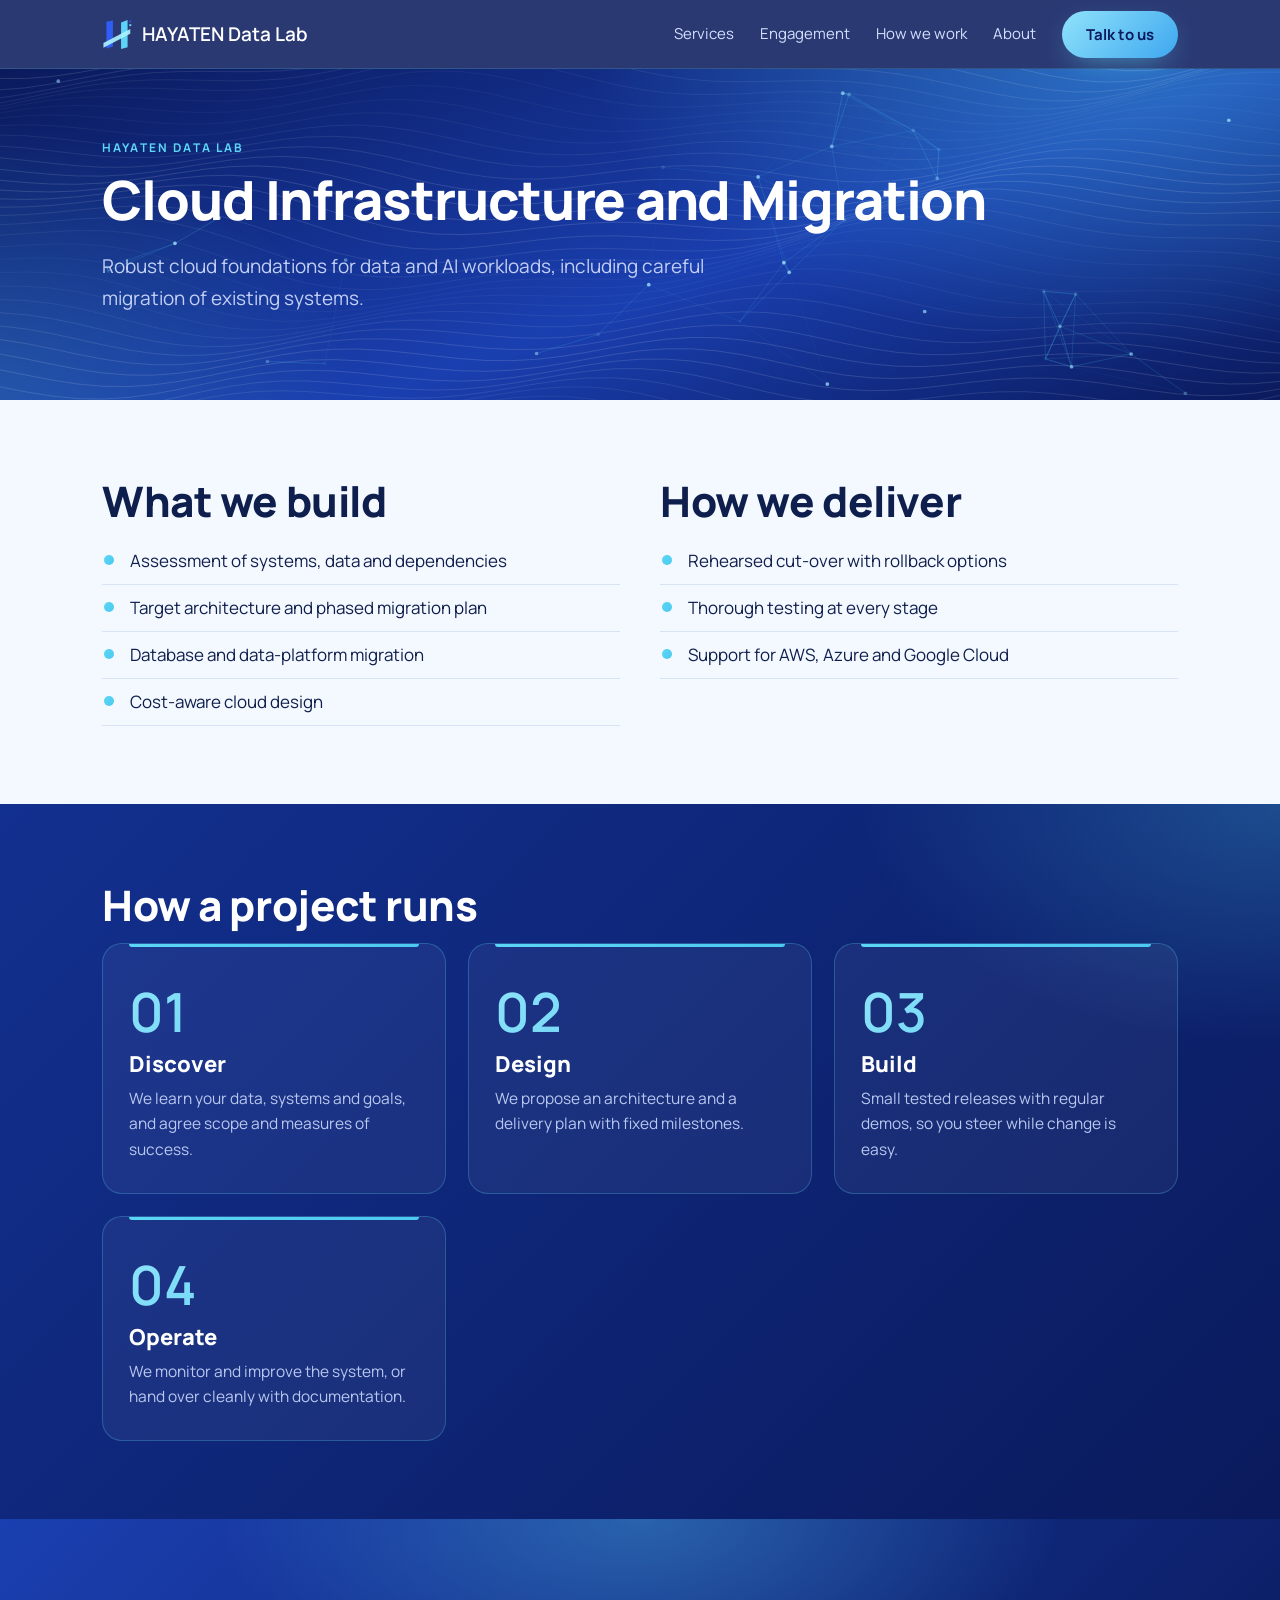
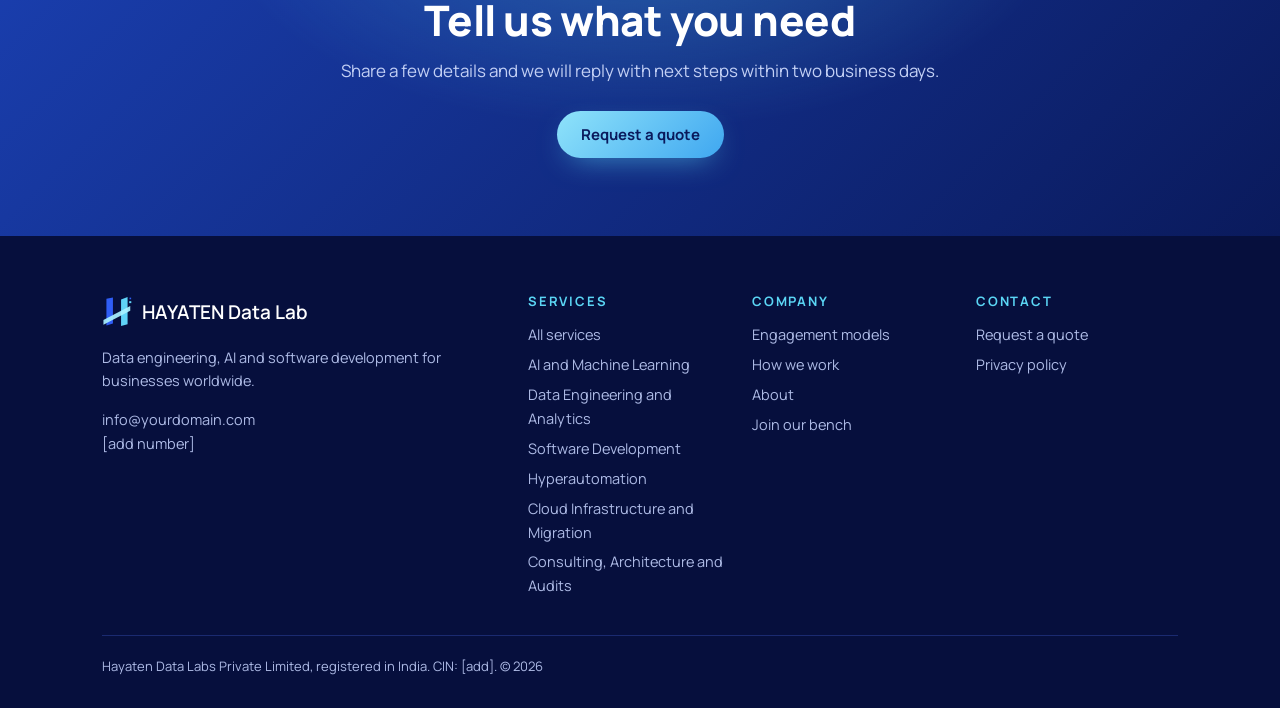
<file: cloud-migration.html>
<!DOCTYPE html><html lang="en"><head><meta charset="utf-8"><meta name="viewport" content="width=device-width,initial-scale=1"><title>Cloud Infrastructure and Migration | HAYATEN Data Lab</title><meta name="description" content="Robust cloud foundations for data and AI workloads, including careful migration of existing systems."><link rel="preconnect" href="https://fonts.googleapis.com"><link rel="preconnect" href="https://fonts.gstatic.com" crossorigin><link href="https://fonts.googleapis.com/css2?family=Manrope:wght@400;600;700;800&display=swap" rel="stylesheet"><link rel="stylesheet" href="assets/style.css"></head><body>
<header><div class="wrap nav"><a class="logo" href="index.html"><svg width="30" height="33" viewBox="0 0 170 185" aria-hidden="true"><polygon points="25,20 62,13 62,160 25,172" fill="#2f5df5"/><polygon points="108,25 145,10 145,165 108,175" fill="#5fd3f7"/><polygon points="8,140 160,62 160,88 8,168" fill="#a9f1ff" fill-opacity=".92"/><rect x="156" y="14" width="9" height="9" fill="#2f5df5"/><rect x="154" y="34" width="12" height="11" fill="#5fd3f7"/></svg>HAYATEN Data Lab</a><input type="checkbox" id="m"><label class="burger" for="m" aria-label="Menu">&#9776;</label><nav><a href="services.html">Services</a><a href="engagement-models.html">Engagement</a><a href="how-we-work.html">How we work</a><a href="about.html">About</a><a class="btn" href="contact.html">Talk to us</a></nav></div></header>
<main><section class="hero ph fxhost"><div class="wrap"><div><div class="eyebrow">HAYATEN Data Lab</div><h1>Cloud Infrastructure and Migration</h1><p>Robust cloud foundations for data and AI workloads, including careful migration of existing systems.</p></div></div></section><section><div class="wrap two"><div><h2>What we build</h2><ul class="tick"><li>Assessment of systems, data and dependencies</li><li>Target architecture and phased migration plan</li><li>Database and data-platform migration</li><li>Cost-aware cloud design</li></ul></div><div><h2>How we deliver</h2><ul class="tick"><li>Rehearsed cut-over with rollback options</li><li>Thorough testing at every stage</li><li>Support for AWS, Azure and Google Cloud</li></ul></div></div></section><section class="band"><div class="wrap"><h2>How a project runs</h2><div class="grid"><div class="card step"><b>01</b><h3>Discover</h3><p>We learn your data, systems and goals, and agree scope and measures of success.</p></div><div class="card step"><b>02</b><h3>Design</h3><p>We propose an architecture and a delivery plan with fixed milestones.</p></div><div class="card step"><b>03</b><h3>Build</h3><p>Small tested releases with regular demos, so you steer while change is easy.</p></div><div class="card step"><b>04</b><h3>Operate</h3><p>We monitor and improve the system, or hand over cleanly with documentation.</p></div></div></div></section><section class="cband"><div class="wrap"><h2>Tell us what you need</h2><p>Share a few details and we will reply with next steps within two business days.</p><a class="btn" href="contact.html">Request a quote</a></div></section></main>
<footer><div class="wrap"><div class="grid"><div><a class="logo" href="index.html"><svg width="30" height="33" viewBox="0 0 170 185" aria-hidden="true"><polygon points="25,20 62,13 62,160 25,172" fill="#2f5df5"/><polygon points="108,25 145,10 145,165 108,175" fill="#5fd3f7"/><polygon points="8,140 160,62 160,88 8,168" fill="#a9f1ff" fill-opacity=".92"/><rect x="156" y="14" width="9" height="9" fill="#2f5df5"/><rect x="154" y="34" width="12" height="11" fill="#5fd3f7"/></svg>HAYATEN Data Lab</a><p>Data engineering, AI and software development for businesses worldwide.</p><p>info@yourdomain.com<br>[add number]</p></div>
<div><h3>Services</h3><a href="services.html">All services</a><a href="ai-machine-learning.html">AI and Machine Learning</a><a href="data-engineering.html">Data Engineering and Analytics</a><a href="software-development.html">Software Development</a><a href="hyperautomation.html">Hyperautomation</a><a href="cloud-migration.html">Cloud Infrastructure and Migration</a><a href="consulting-audits.html">Consulting, Architecture and Audits</a></div><div><h3>Company</h3><a href="engagement-models.html">Engagement models</a><a href="how-we-work.html">How we work</a><a href="about.html">About</a><a href="join-our-bench.html">Join our bench</a></div><div><h3>Contact</h3><a href="contact.html">Request a quote</a><a href="privacy.html">Privacy policy</a></div></div>
<div class="fine">Hayaten Data Labs Private Limited, registered in India. CIN: [add]. &copy; 2026</div></div></footer><div id="glow"></div><div id="bar"></div><script src="assets/fx.js" defer></script></body></html>
</file>
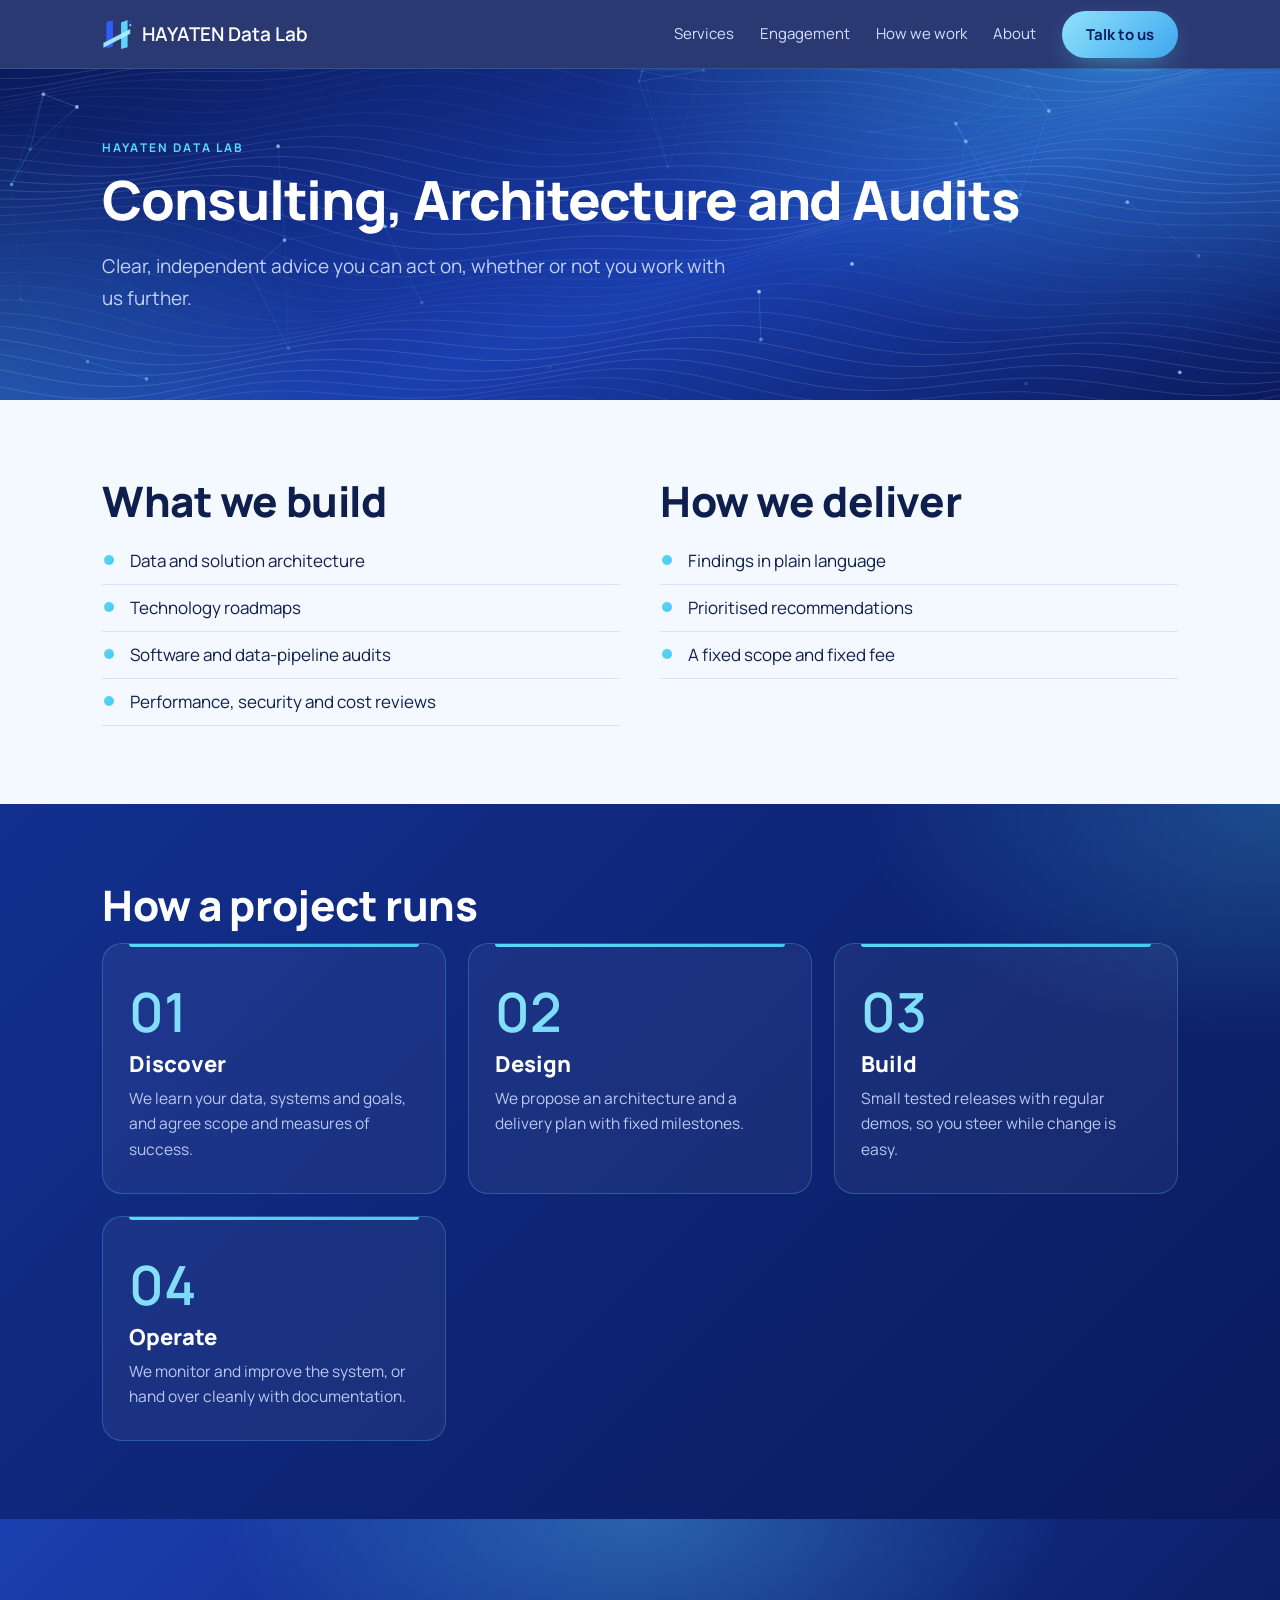
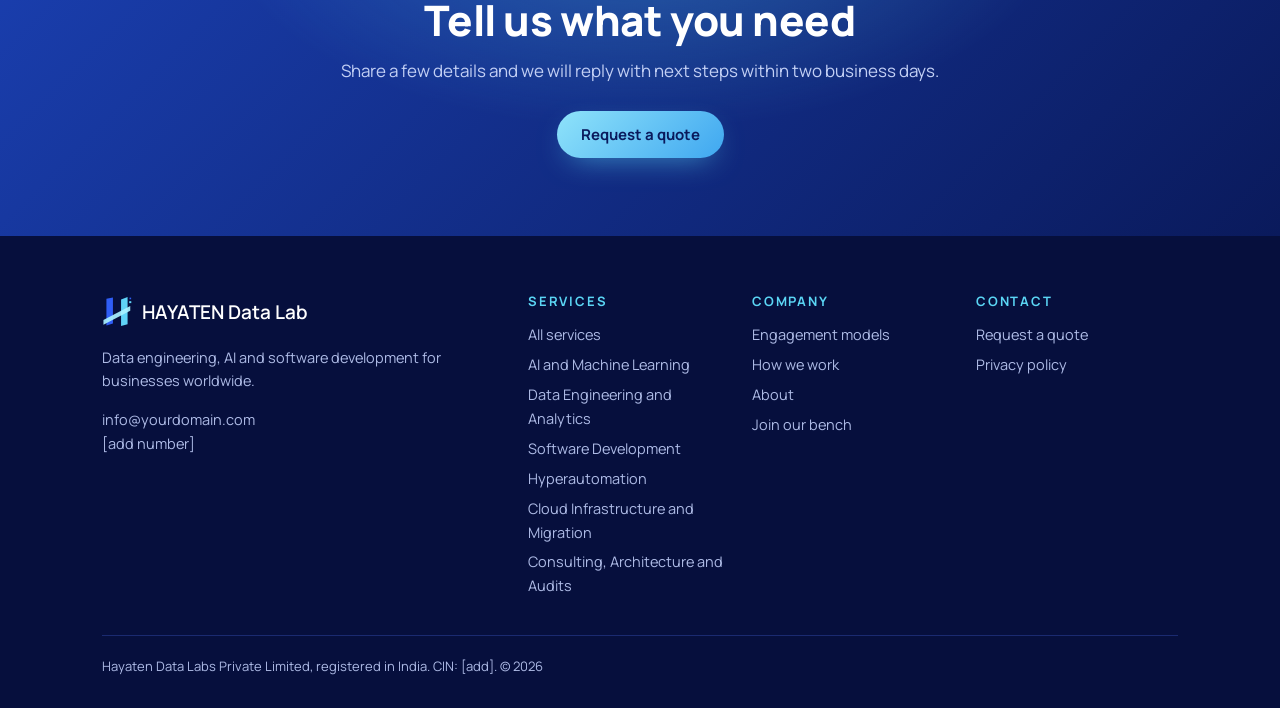
<file: consulting-audits.html>
<!DOCTYPE html><html lang="en"><head><meta charset="utf-8"><meta name="viewport" content="width=device-width,initial-scale=1"><title>Consulting, Architecture and Audits | HAYATEN Data Lab</title><meta name="description" content="Clear, independent advice you can act on, whether or not you work with us further."><link rel="preconnect" href="https://fonts.googleapis.com"><link rel="preconnect" href="https://fonts.gstatic.com" crossorigin><link href="https://fonts.googleapis.com/css2?family=Manrope:wght@400;600;700;800&display=swap" rel="stylesheet"><link rel="stylesheet" href="assets/style.css"></head><body>
<header><div class="wrap nav"><a class="logo" href="index.html"><svg width="30" height="33" viewBox="0 0 170 185" aria-hidden="true"><polygon points="25,20 62,13 62,160 25,172" fill="#2f5df5"/><polygon points="108,25 145,10 145,165 108,175" fill="#5fd3f7"/><polygon points="8,140 160,62 160,88 8,168" fill="#a9f1ff" fill-opacity=".92"/><rect x="156" y="14" width="9" height="9" fill="#2f5df5"/><rect x="154" y="34" width="12" height="11" fill="#5fd3f7"/></svg>HAYATEN Data Lab</a><input type="checkbox" id="m"><label class="burger" for="m" aria-label="Menu">&#9776;</label><nav><a href="services.html">Services</a><a href="engagement-models.html">Engagement</a><a href="how-we-work.html">How we work</a><a href="about.html">About</a><a class="btn" href="contact.html">Talk to us</a></nav></div></header>
<main><section class="hero ph fxhost"><div class="wrap"><div><div class="eyebrow">HAYATEN Data Lab</div><h1>Consulting, Architecture and Audits</h1><p>Clear, independent advice you can act on, whether or not you work with us further.</p></div></div></section><section><div class="wrap two"><div><h2>What we build</h2><ul class="tick"><li>Data and solution architecture</li><li>Technology roadmaps</li><li>Software and data-pipeline audits</li><li>Performance, security and cost reviews</li></ul></div><div><h2>How we deliver</h2><ul class="tick"><li>Findings in plain language</li><li>Prioritised recommendations</li><li>A fixed scope and fixed fee</li></ul></div></div></section><section class="band"><div class="wrap"><h2>How a project runs</h2><div class="grid"><div class="card step"><b>01</b><h3>Discover</h3><p>We learn your data, systems and goals, and agree scope and measures of success.</p></div><div class="card step"><b>02</b><h3>Design</h3><p>We propose an architecture and a delivery plan with fixed milestones.</p></div><div class="card step"><b>03</b><h3>Build</h3><p>Small tested releases with regular demos, so you steer while change is easy.</p></div><div class="card step"><b>04</b><h3>Operate</h3><p>We monitor and improve the system, or hand over cleanly with documentation.</p></div></div></div></section><section class="cband"><div class="wrap"><h2>Tell us what you need</h2><p>Share a few details and we will reply with next steps within two business days.</p><a class="btn" href="contact.html">Request a quote</a></div></section></main>
<footer><div class="wrap"><div class="grid"><div><a class="logo" href="index.html"><svg width="30" height="33" viewBox="0 0 170 185" aria-hidden="true"><polygon points="25,20 62,13 62,160 25,172" fill="#2f5df5"/><polygon points="108,25 145,10 145,165 108,175" fill="#5fd3f7"/><polygon points="8,140 160,62 160,88 8,168" fill="#a9f1ff" fill-opacity=".92"/><rect x="156" y="14" width="9" height="9" fill="#2f5df5"/><rect x="154" y="34" width="12" height="11" fill="#5fd3f7"/></svg>HAYATEN Data Lab</a><p>Data engineering, AI and software development for businesses worldwide.</p><p>info@yourdomain.com<br>[add number]</p></div>
<div><h3>Services</h3><a href="services.html">All services</a><a href="ai-machine-learning.html">AI and Machine Learning</a><a href="data-engineering.html">Data Engineering and Analytics</a><a href="software-development.html">Software Development</a><a href="hyperautomation.html">Hyperautomation</a><a href="cloud-migration.html">Cloud Infrastructure and Migration</a><a href="consulting-audits.html">Consulting, Architecture and Audits</a></div><div><h3>Company</h3><a href="engagement-models.html">Engagement models</a><a href="how-we-work.html">How we work</a><a href="about.html">About</a><a href="join-our-bench.html">Join our bench</a></div><div><h3>Contact</h3><a href="contact.html">Request a quote</a><a href="privacy.html">Privacy policy</a></div></div>
<div class="fine">Hayaten Data Labs Private Limited, registered in India. CIN: [add]. &copy; 2026</div></div></footer><div id="glow"></div><div id="bar"></div><script src="assets/fx.js" defer></script></body></html>
</file>
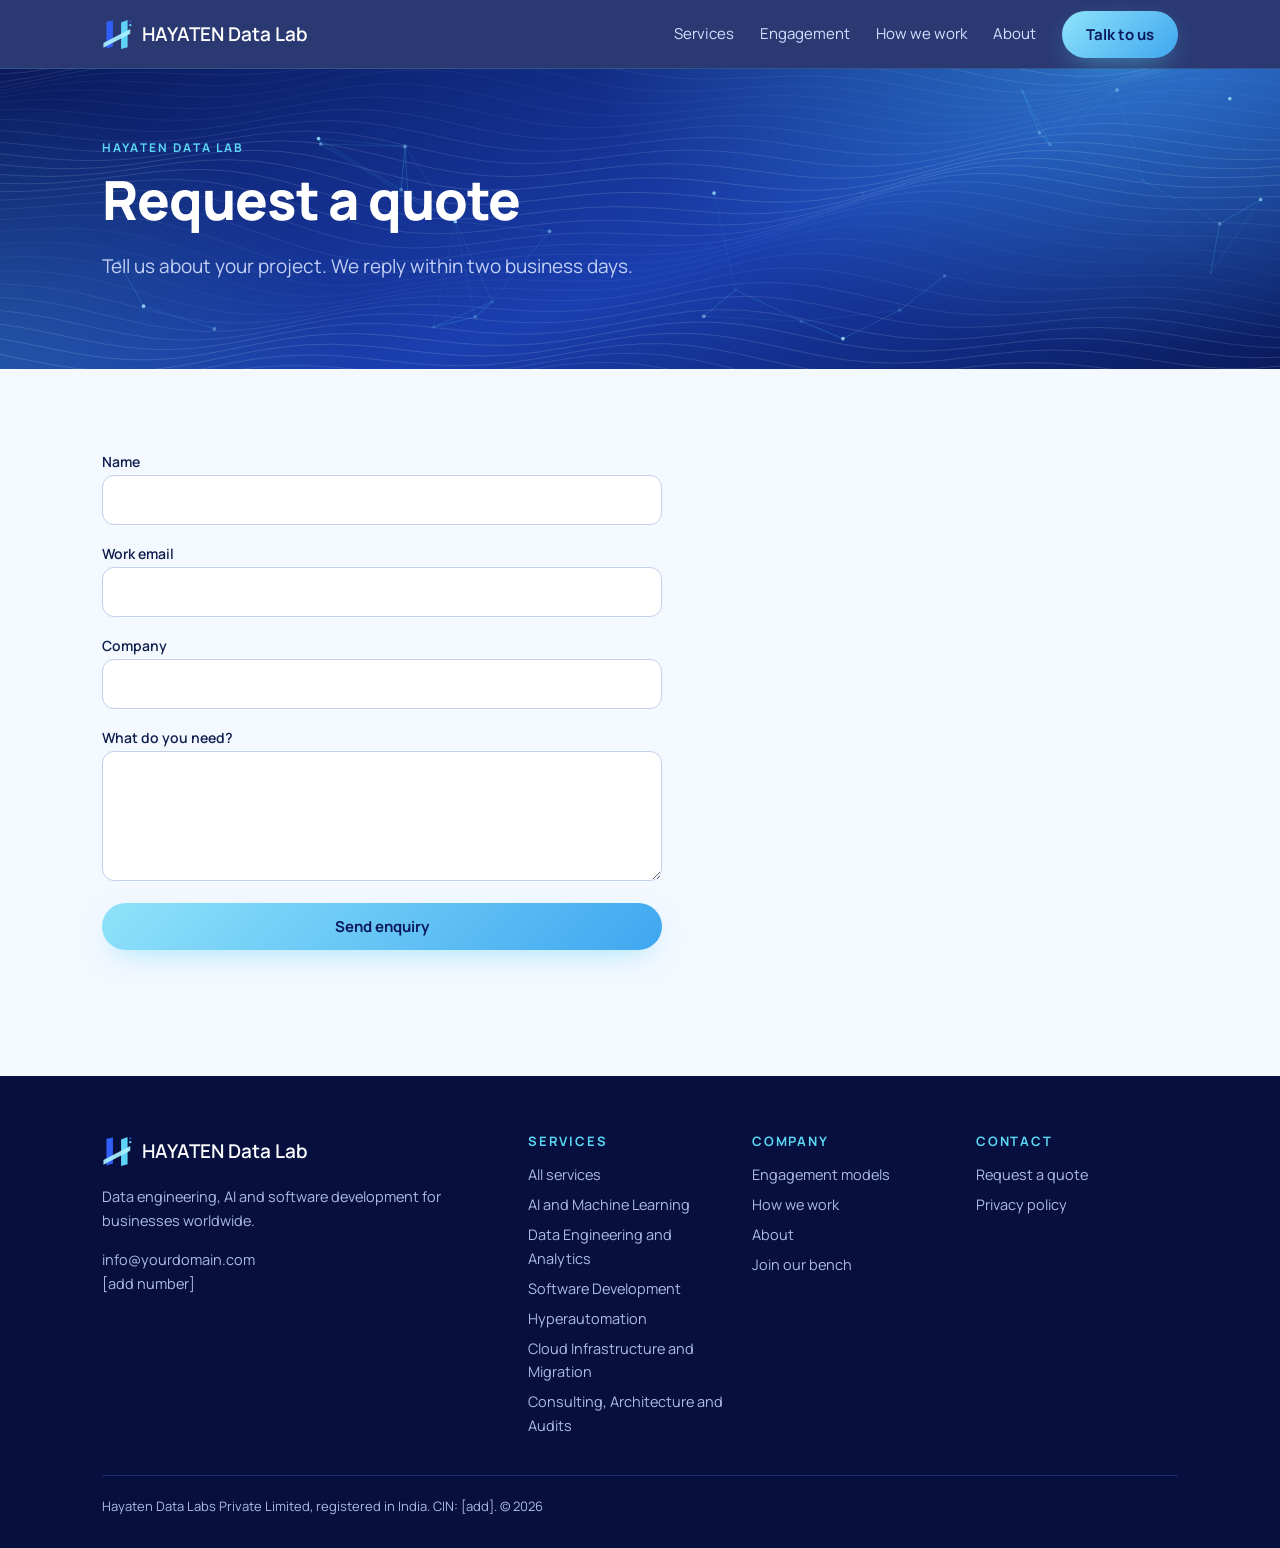
<file: contact.html>
<!DOCTYPE html><html lang="en"><head><meta charset="utf-8"><meta name="viewport" content="width=device-width,initial-scale=1"><title>Request a quote | HAYATEN Data Lab</title><meta name="description" content="Tell us what you need and we will reply within two business days."><link rel="preconnect" href="https://fonts.googleapis.com"><link rel="preconnect" href="https://fonts.gstatic.com" crossorigin><link href="https://fonts.googleapis.com/css2?family=Manrope:wght@400;600;700;800&display=swap" rel="stylesheet"><link rel="stylesheet" href="assets/style.css"></head><body>
<header><div class="wrap nav"><a class="logo" href="index.html"><svg width="30" height="33" viewBox="0 0 170 185" aria-hidden="true"><polygon points="25,20 62,13 62,160 25,172" fill="#2f5df5"/><polygon points="108,25 145,10 145,165 108,175" fill="#5fd3f7"/><polygon points="8,140 160,62 160,88 8,168" fill="#a9f1ff" fill-opacity=".92"/><rect x="156" y="14" width="9" height="9" fill="#2f5df5"/><rect x="154" y="34" width="12" height="11" fill="#5fd3f7"/></svg>HAYATEN Data Lab</a><input type="checkbox" id="m"><label class="burger" for="m" aria-label="Menu">&#9776;</label><nav><a href="services.html">Services</a><a href="engagement-models.html">Engagement</a><a href="how-we-work.html">How we work</a><a href="about.html">About</a><a class="btn" href="contact.html">Talk to us</a></nav></div></header>
<main><section class="hero ph fxhost"><div class="wrap"><div><div class="eyebrow">HAYATEN Data Lab</div><h1>Request a quote</h1><p>Tell us about your project. We reply within two business days.</p></div></div></section><section><div class="wrap"><form id="f"><div><label>Name</label><input name="Name" required></div><div><label>Work email</label><input name="Work email" required></div><div><label>Company</label><input name="Company" required></div><div><label>What do you need?</label><textarea name="What do you need?" required></textarea></div><button class="btn" type="submit">Send enquiry</button><p id="n" role="status"></p></form><script>document.getElementById("f").addEventListener("submit",function(e){e.preventDefault();var b="";this.querySelectorAll("input,textarea,select").forEach(function(x){b+=x.name+": "+x.value+"\n"});location.href="mailto:info@yourdomain.com?subject="+encodeURIComponent(document.title)+"&body="+encodeURIComponent(b);});</script></div></section></main>
<footer><div class="wrap"><div class="grid"><div><a class="logo" href="index.html"><svg width="30" height="33" viewBox="0 0 170 185" aria-hidden="true"><polygon points="25,20 62,13 62,160 25,172" fill="#2f5df5"/><polygon points="108,25 145,10 145,165 108,175" fill="#5fd3f7"/><polygon points="8,140 160,62 160,88 8,168" fill="#a9f1ff" fill-opacity=".92"/><rect x="156" y="14" width="9" height="9" fill="#2f5df5"/><rect x="154" y="34" width="12" height="11" fill="#5fd3f7"/></svg>HAYATEN Data Lab</a><p>Data engineering, AI and software development for businesses worldwide.</p><p>info@yourdomain.com<br>[add number]</p></div>
<div><h3>Services</h3><a href="services.html">All services</a><a href="ai-machine-learning.html">AI and Machine Learning</a><a href="data-engineering.html">Data Engineering and Analytics</a><a href="software-development.html">Software Development</a><a href="hyperautomation.html">Hyperautomation</a><a href="cloud-migration.html">Cloud Infrastructure and Migration</a><a href="consulting-audits.html">Consulting, Architecture and Audits</a></div><div><h3>Company</h3><a href="engagement-models.html">Engagement models</a><a href="how-we-work.html">How we work</a><a href="about.html">About</a><a href="join-our-bench.html">Join our bench</a></div><div><h3>Contact</h3><a href="contact.html">Request a quote</a><a href="privacy.html">Privacy policy</a></div></div>
<div class="fine">Hayaten Data Labs Private Limited, registered in India. CIN: [add]. &copy; 2026</div></div></footer><div id="glow"></div><div id="bar"></div><script src="assets/fx.js" defer></script></body></html>
</file>
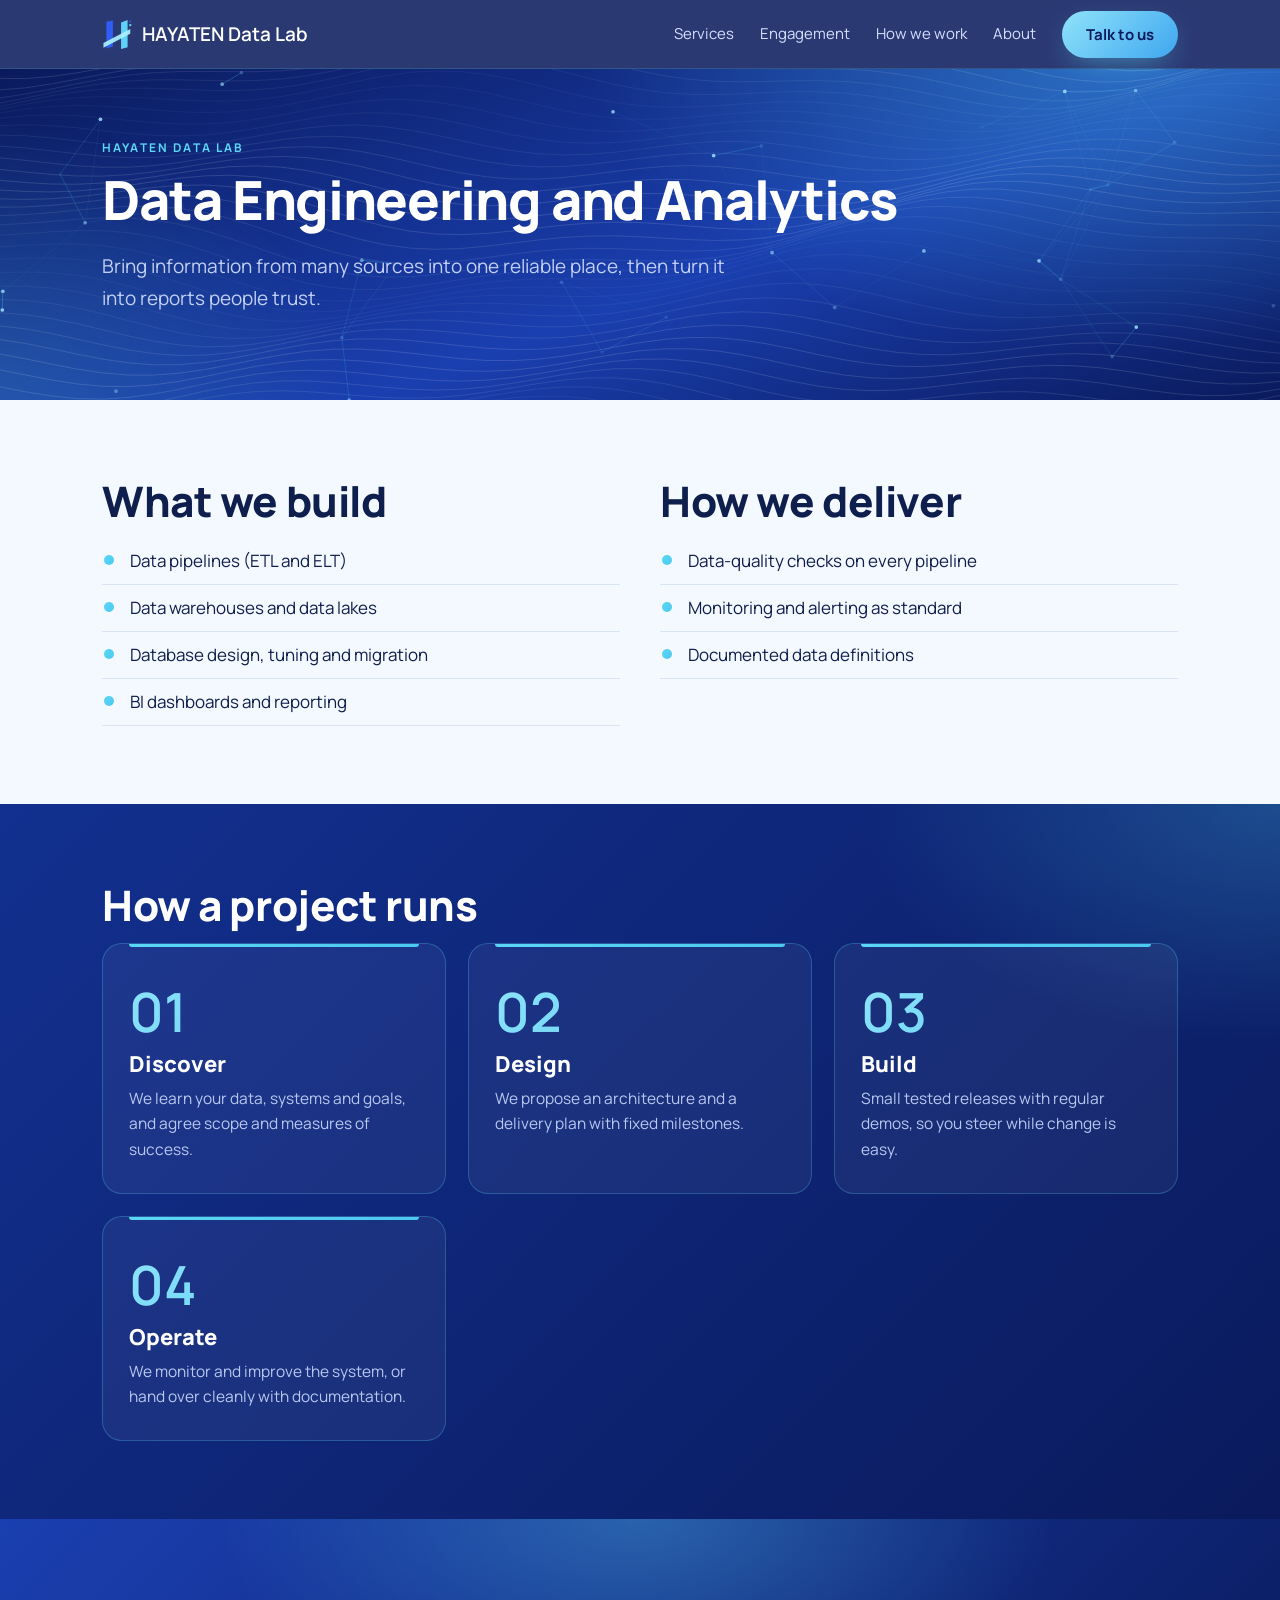
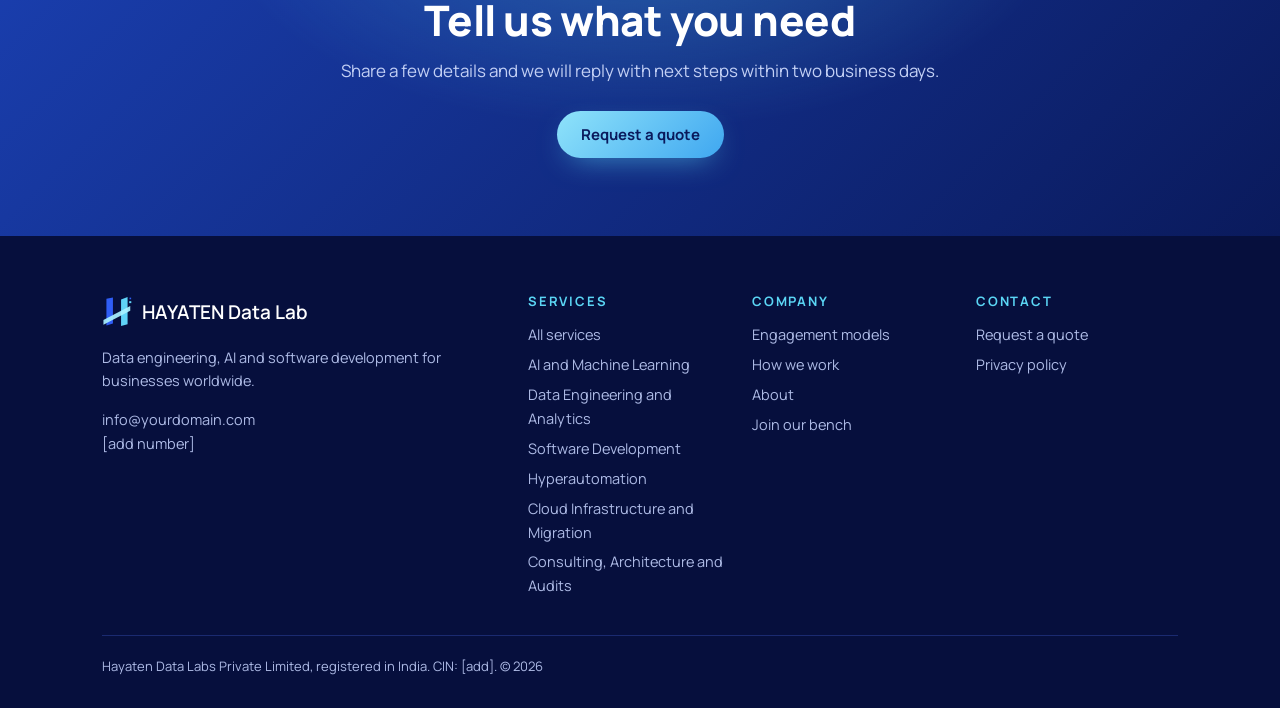
<file: data-engineering.html>
<!DOCTYPE html><html lang="en"><head><meta charset="utf-8"><meta name="viewport" content="width=device-width,initial-scale=1"><title>Data Engineering and Analytics | HAYATEN Data Lab</title><meta name="description" content="Bring information from many sources into one reliable place, then turn it into reports people trust."><link rel="preconnect" href="https://fonts.googleapis.com"><link rel="preconnect" href="https://fonts.gstatic.com" crossorigin><link href="https://fonts.googleapis.com/css2?family=Manrope:wght@400;600;700;800&display=swap" rel="stylesheet"><link rel="stylesheet" href="assets/style.css"></head><body>
<header><div class="wrap nav"><a class="logo" href="index.html"><svg width="30" height="33" viewBox="0 0 170 185" aria-hidden="true"><polygon points="25,20 62,13 62,160 25,172" fill="#2f5df5"/><polygon points="108,25 145,10 145,165 108,175" fill="#5fd3f7"/><polygon points="8,140 160,62 160,88 8,168" fill="#a9f1ff" fill-opacity=".92"/><rect x="156" y="14" width="9" height="9" fill="#2f5df5"/><rect x="154" y="34" width="12" height="11" fill="#5fd3f7"/></svg>HAYATEN Data Lab</a><input type="checkbox" id="m"><label class="burger" for="m" aria-label="Menu">&#9776;</label><nav><a href="services.html">Services</a><a href="engagement-models.html">Engagement</a><a href="how-we-work.html">How we work</a><a href="about.html">About</a><a class="btn" href="contact.html">Talk to us</a></nav></div></header>
<main><section class="hero ph fxhost"><div class="wrap"><div><div class="eyebrow">HAYATEN Data Lab</div><h1>Data Engineering and Analytics</h1><p>Bring information from many sources into one reliable place, then turn it into reports people trust.</p></div></div></section><section><div class="wrap two"><div><h2>What we build</h2><ul class="tick"><li>Data pipelines (ETL and ELT)</li><li>Data warehouses and data lakes</li><li>Database design, tuning and migration</li><li>BI dashboards and reporting</li></ul></div><div><h2>How we deliver</h2><ul class="tick"><li>Data-quality checks on every pipeline</li><li>Monitoring and alerting as standard</li><li>Documented data definitions</li></ul></div></div></section><section class="band"><div class="wrap"><h2>How a project runs</h2><div class="grid"><div class="card step"><b>01</b><h3>Discover</h3><p>We learn your data, systems and goals, and agree scope and measures of success.</p></div><div class="card step"><b>02</b><h3>Design</h3><p>We propose an architecture and a delivery plan with fixed milestones.</p></div><div class="card step"><b>03</b><h3>Build</h3><p>Small tested releases with regular demos, so you steer while change is easy.</p></div><div class="card step"><b>04</b><h3>Operate</h3><p>We monitor and improve the system, or hand over cleanly with documentation.</p></div></div></div></section><section class="cband"><div class="wrap"><h2>Tell us what you need</h2><p>Share a few details and we will reply with next steps within two business days.</p><a class="btn" href="contact.html">Request a quote</a></div></section></main>
<footer><div class="wrap"><div class="grid"><div><a class="logo" href="index.html"><svg width="30" height="33" viewBox="0 0 170 185" aria-hidden="true"><polygon points="25,20 62,13 62,160 25,172" fill="#2f5df5"/><polygon points="108,25 145,10 145,165 108,175" fill="#5fd3f7"/><polygon points="8,140 160,62 160,88 8,168" fill="#a9f1ff" fill-opacity=".92"/><rect x="156" y="14" width="9" height="9" fill="#2f5df5"/><rect x="154" y="34" width="12" height="11" fill="#5fd3f7"/></svg>HAYATEN Data Lab</a><p>Data engineering, AI and software development for businesses worldwide.</p><p>info@yourdomain.com<br>[add number]</p></div>
<div><h3>Services</h3><a href="services.html">All services</a><a href="ai-machine-learning.html">AI and Machine Learning</a><a href="data-engineering.html">Data Engineering and Analytics</a><a href="software-development.html">Software Development</a><a href="hyperautomation.html">Hyperautomation</a><a href="cloud-migration.html">Cloud Infrastructure and Migration</a><a href="consulting-audits.html">Consulting, Architecture and Audits</a></div><div><h3>Company</h3><a href="engagement-models.html">Engagement models</a><a href="how-we-work.html">How we work</a><a href="about.html">About</a><a href="join-our-bench.html">Join our bench</a></div><div><h3>Contact</h3><a href="contact.html">Request a quote</a><a href="privacy.html">Privacy policy</a></div></div>
<div class="fine">Hayaten Data Labs Private Limited, registered in India. CIN: [add]. &copy; 2026</div></div></footer><div id="glow"></div><div id="bar"></div><script src="assets/fx.js" defer></script></body></html>
</file>
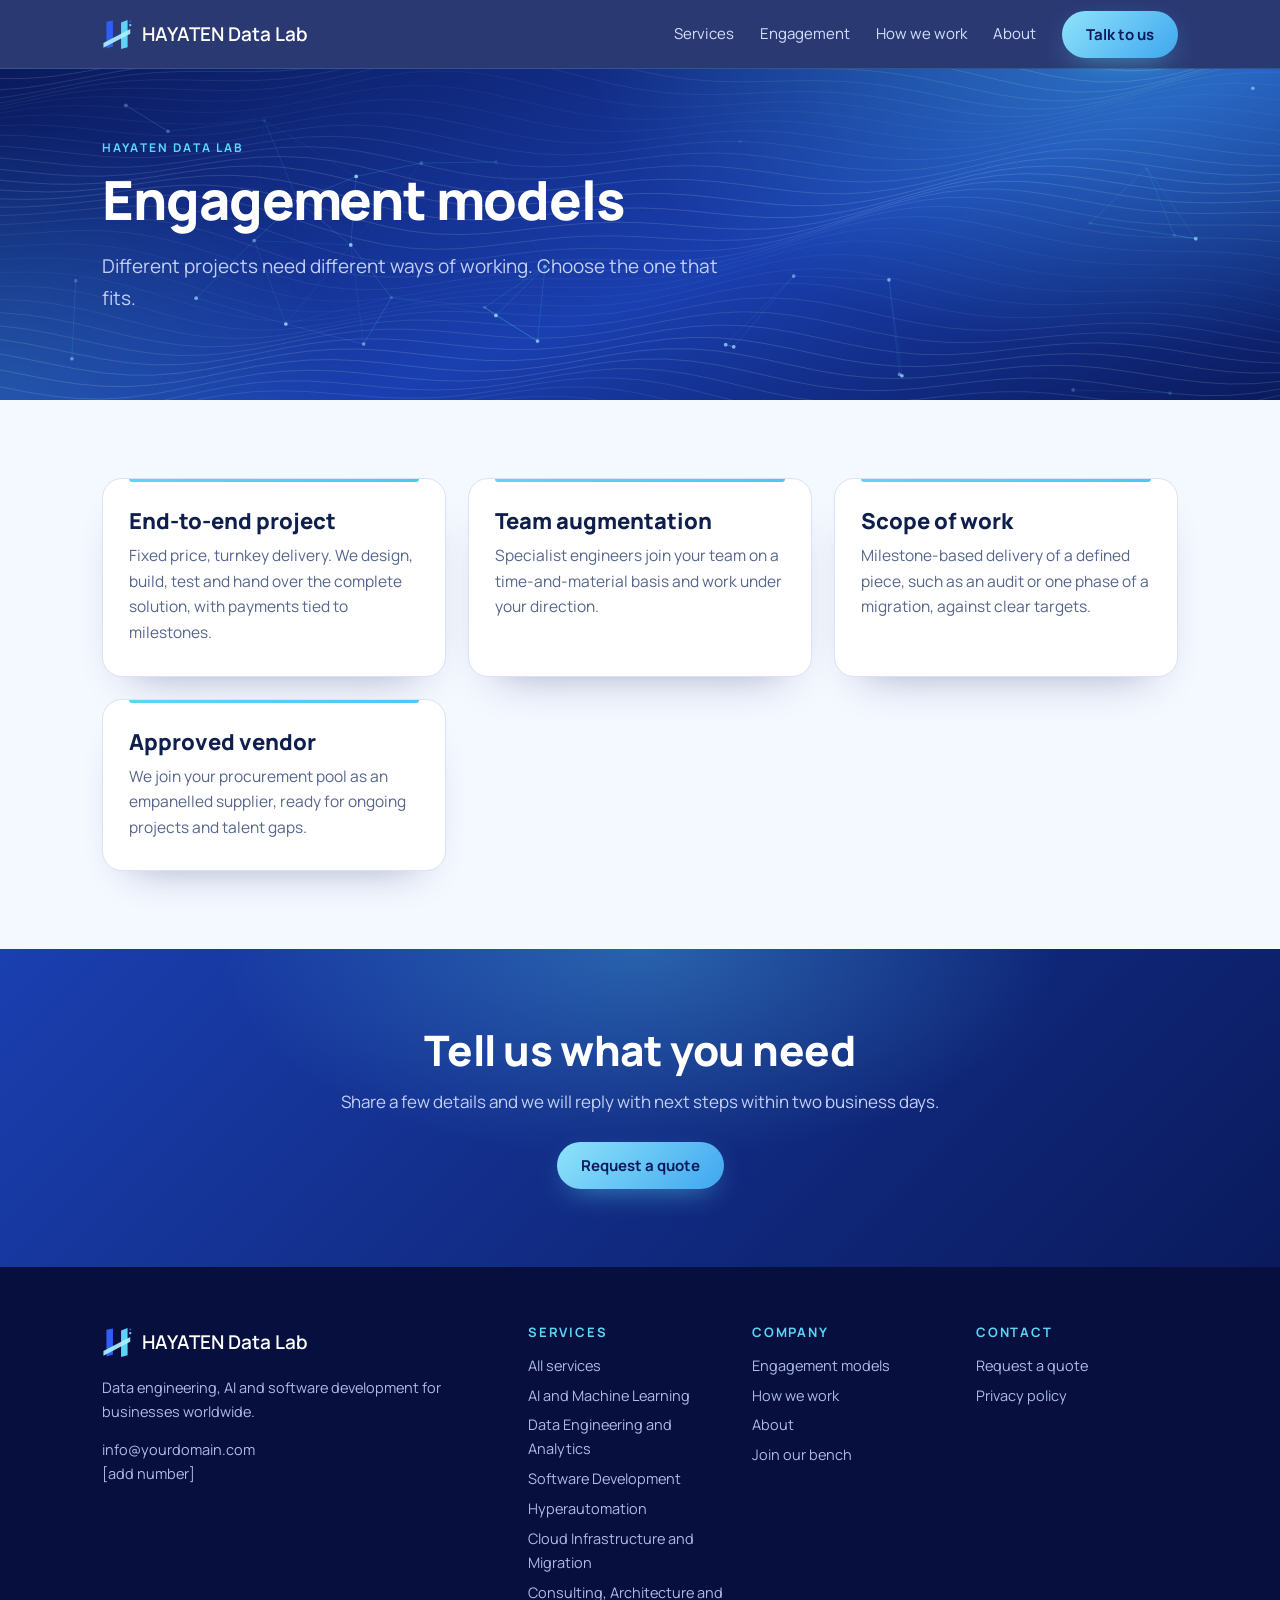
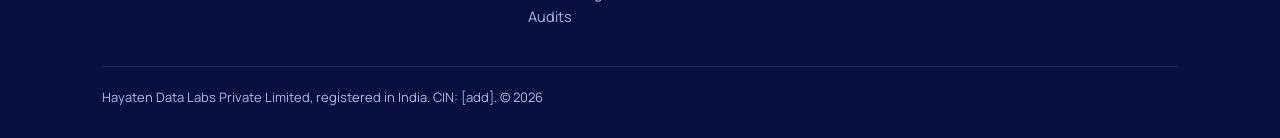
<file: engagement-models.html>
<!DOCTYPE html><html lang="en"><head><meta charset="utf-8"><meta name="viewport" content="width=device-width,initial-scale=1"><title>Engagement models | HAYATEN Data Lab</title><meta name="description" content="Fixed-price projects, team augmentation, milestone-based scope of work and approved vendor status."><link rel="preconnect" href="https://fonts.googleapis.com"><link rel="preconnect" href="https://fonts.gstatic.com" crossorigin><link href="https://fonts.googleapis.com/css2?family=Manrope:wght@400;600;700;800&display=swap" rel="stylesheet"><link rel="stylesheet" href="assets/style.css"></head><body>
<header><div class="wrap nav"><a class="logo" href="index.html"><svg width="30" height="33" viewBox="0 0 170 185" aria-hidden="true"><polygon points="25,20 62,13 62,160 25,172" fill="#2f5df5"/><polygon points="108,25 145,10 145,165 108,175" fill="#5fd3f7"/><polygon points="8,140 160,62 160,88 8,168" fill="#a9f1ff" fill-opacity=".92"/><rect x="156" y="14" width="9" height="9" fill="#2f5df5"/><rect x="154" y="34" width="12" height="11" fill="#5fd3f7"/></svg>HAYATEN Data Lab</a><input type="checkbox" id="m"><label class="burger" for="m" aria-label="Menu">&#9776;</label><nav><a href="services.html">Services</a><a href="engagement-models.html">Engagement</a><a href="how-we-work.html">How we work</a><a href="about.html">About</a><a class="btn" href="contact.html">Talk to us</a></nav></div></header>
<main><section class="hero ph fxhost"><div class="wrap"><div><div class="eyebrow">HAYATEN Data Lab</div><h1>Engagement models</h1><p>Different projects need different ways of working. Choose the one that fits.</p></div></div></section><section><div class="wrap"><div class="grid"><div class="card"><h3>End-to-end project</h3><p>Fixed price, turnkey delivery. We design, build, test and hand over the complete solution, with payments tied to milestones.</p></div><div class="card"><h3>Team augmentation</h3><p>Specialist engineers join your team on a time-and-material basis and work under your direction.</p></div><div class="card"><h3>Scope of work</h3><p>Milestone-based delivery of a defined piece, such as an audit or one phase of a migration, against clear targets.</p></div><div class="card"><h3>Approved vendor</h3><p>We join your procurement pool as an empanelled supplier, ready for ongoing projects and talent gaps.</p></div></div></div></section><section class="cband"><div class="wrap"><h2>Tell us what you need</h2><p>Share a few details and we will reply with next steps within two business days.</p><a class="btn" href="contact.html">Request a quote</a></div></section></main>
<footer><div class="wrap"><div class="grid"><div><a class="logo" href="index.html"><svg width="30" height="33" viewBox="0 0 170 185" aria-hidden="true"><polygon points="25,20 62,13 62,160 25,172" fill="#2f5df5"/><polygon points="108,25 145,10 145,165 108,175" fill="#5fd3f7"/><polygon points="8,140 160,62 160,88 8,168" fill="#a9f1ff" fill-opacity=".92"/><rect x="156" y="14" width="9" height="9" fill="#2f5df5"/><rect x="154" y="34" width="12" height="11" fill="#5fd3f7"/></svg>HAYATEN Data Lab</a><p>Data engineering, AI and software development for businesses worldwide.</p><p>info@yourdomain.com<br>[add number]</p></div>
<div><h3>Services</h3><a href="services.html">All services</a><a href="ai-machine-learning.html">AI and Machine Learning</a><a href="data-engineering.html">Data Engineering and Analytics</a><a href="software-development.html">Software Development</a><a href="hyperautomation.html">Hyperautomation</a><a href="cloud-migration.html">Cloud Infrastructure and Migration</a><a href="consulting-audits.html">Consulting, Architecture and Audits</a></div><div><h3>Company</h3><a href="engagement-models.html">Engagement models</a><a href="how-we-work.html">How we work</a><a href="about.html">About</a><a href="join-our-bench.html">Join our bench</a></div><div><h3>Contact</h3><a href="contact.html">Request a quote</a><a href="privacy.html">Privacy policy</a></div></div>
<div class="fine">Hayaten Data Labs Private Limited, registered in India. CIN: [add]. &copy; 2026</div></div></footer><div id="glow"></div><div id="bar"></div><script src="assets/fx.js" defer></script></body></html>
</file>
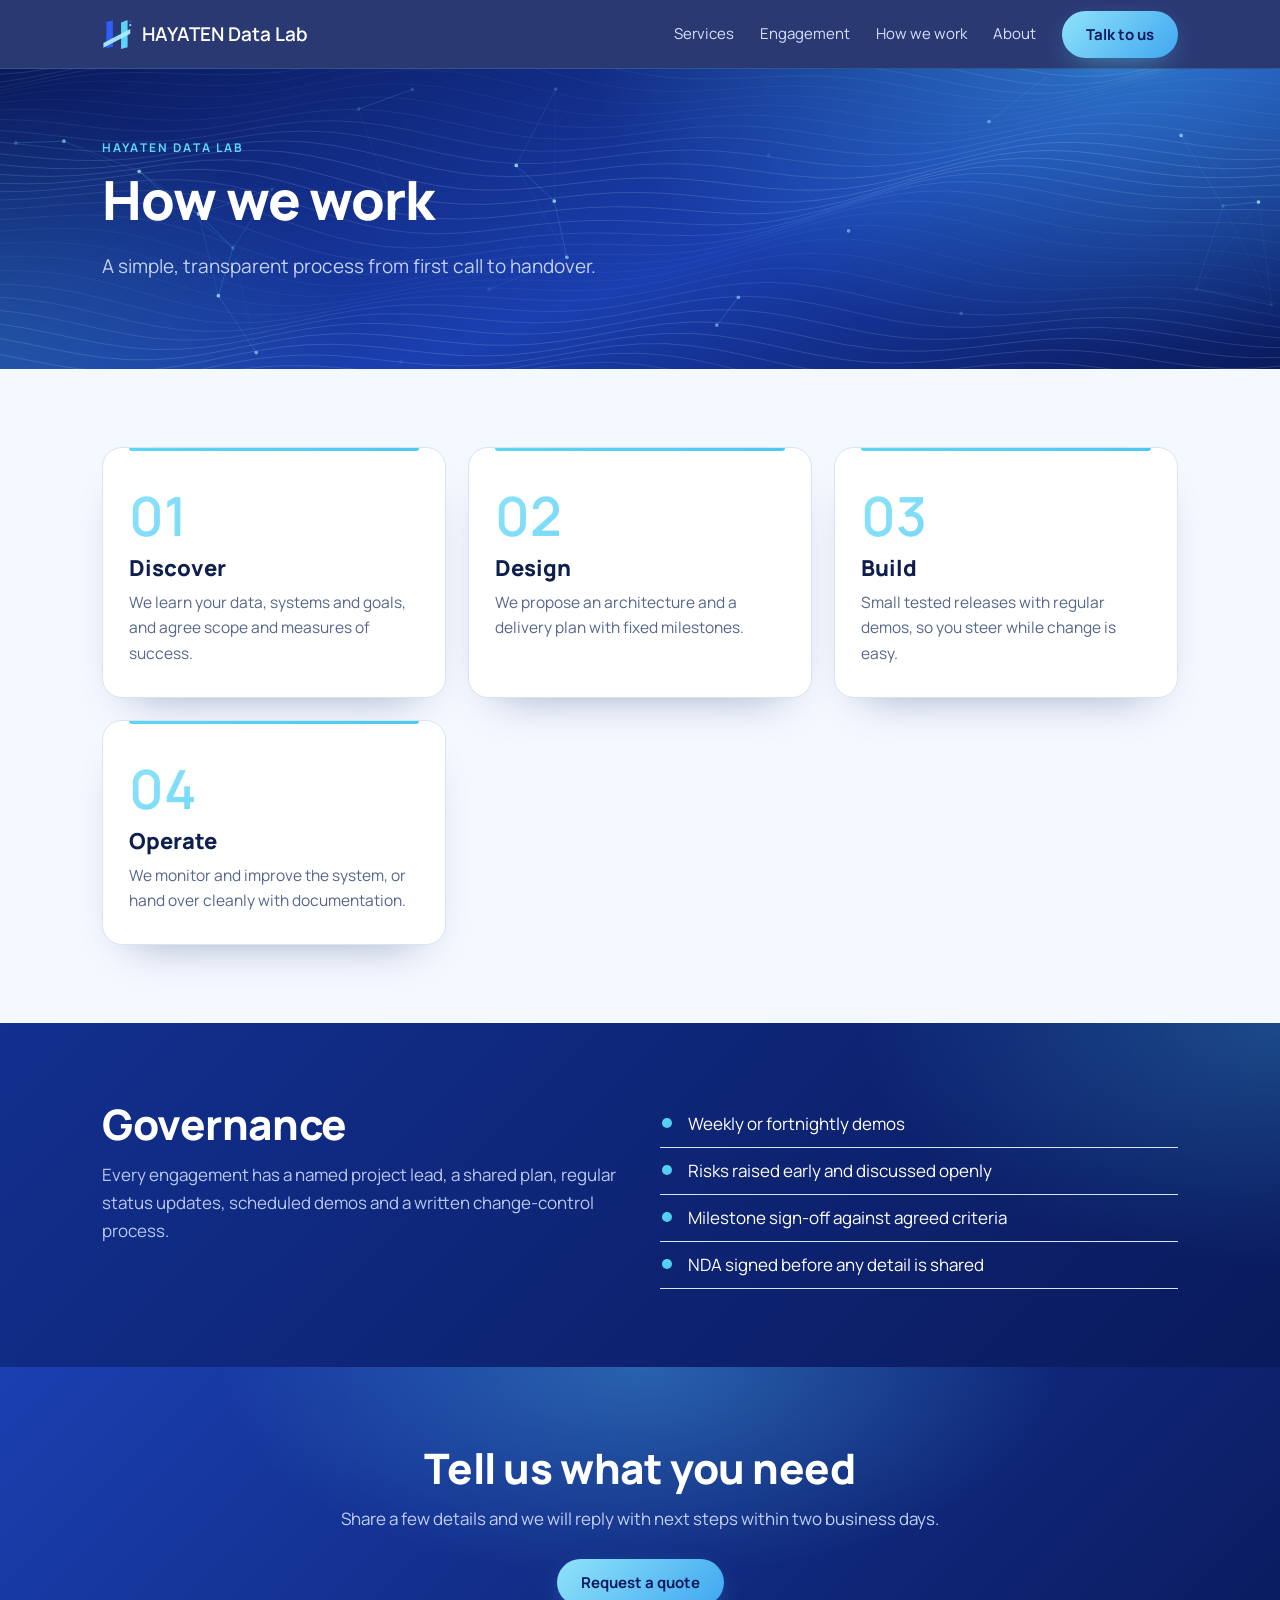
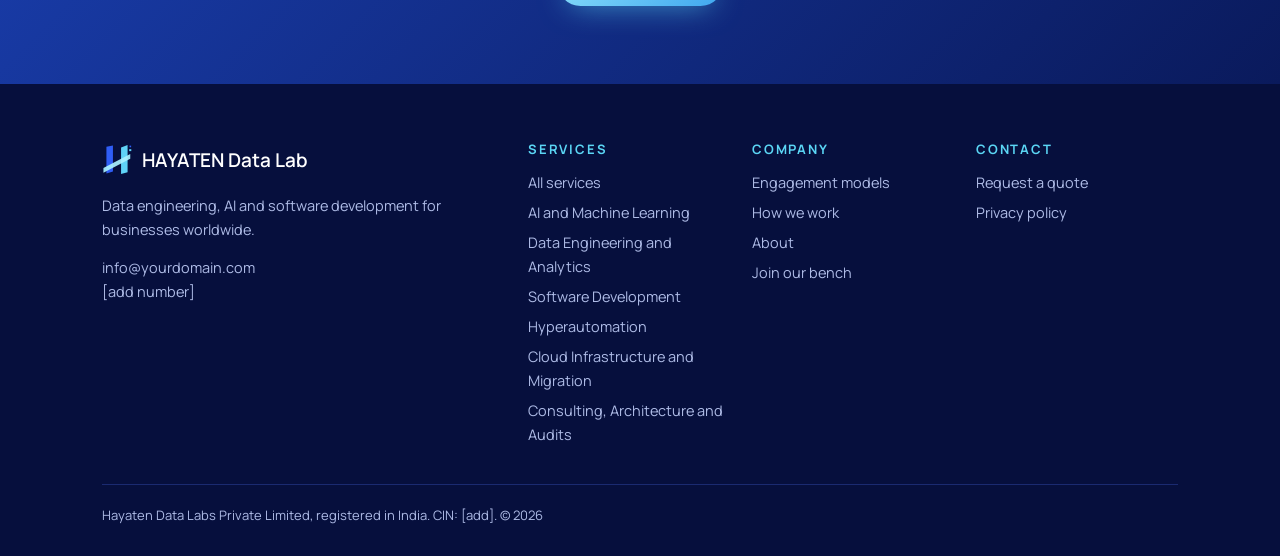
<file: how-we-work.html>
<!DOCTYPE html><html lang="en"><head><meta charset="utf-8"><meta name="viewport" content="width=device-width,initial-scale=1"><title>How we work | HAYATEN Data Lab</title><meta name="description" content="Our four-stage delivery process and how we communicate."><link rel="preconnect" href="https://fonts.googleapis.com"><link rel="preconnect" href="https://fonts.gstatic.com" crossorigin><link href="https://fonts.googleapis.com/css2?family=Manrope:wght@400;600;700;800&display=swap" rel="stylesheet"><link rel="stylesheet" href="assets/style.css"></head><body>
<header><div class="wrap nav"><a class="logo" href="index.html"><svg width="30" height="33" viewBox="0 0 170 185" aria-hidden="true"><polygon points="25,20 62,13 62,160 25,172" fill="#2f5df5"/><polygon points="108,25 145,10 145,165 108,175" fill="#5fd3f7"/><polygon points="8,140 160,62 160,88 8,168" fill="#a9f1ff" fill-opacity=".92"/><rect x="156" y="14" width="9" height="9" fill="#2f5df5"/><rect x="154" y="34" width="12" height="11" fill="#5fd3f7"/></svg>HAYATEN Data Lab</a><input type="checkbox" id="m"><label class="burger" for="m" aria-label="Menu">&#9776;</label><nav><a href="services.html">Services</a><a href="engagement-models.html">Engagement</a><a href="how-we-work.html">How we work</a><a href="about.html">About</a><a class="btn" href="contact.html">Talk to us</a></nav></div></header>
<main><section class="hero ph fxhost"><div class="wrap"><div><div class="eyebrow">HAYATEN Data Lab</div><h1>How we work</h1><p>A simple, transparent process from first call to handover.</p></div></div></section><section><div class="wrap"><div class="grid"><div class="card step"><b>01</b><h3>Discover</h3><p>We learn your data, systems and goals, and agree scope and measures of success.</p></div><div class="card step"><b>02</b><h3>Design</h3><p>We propose an architecture and a delivery plan with fixed milestones.</p></div><div class="card step"><b>03</b><h3>Build</h3><p>Small tested releases with regular demos, so you steer while change is easy.</p></div><div class="card step"><b>04</b><h3>Operate</h3><p>We monitor and improve the system, or hand over cleanly with documentation.</p></div></div></div></section><section class="band"><div class="wrap two"><div><h2>Governance</h2><p class="lead">Every engagement has a named project lead, a shared plan, regular status updates, scheduled demos and a written change-control process.</p></div><div><ul class="tick"><li>Weekly or fortnightly demos</li><li>Risks raised early and discussed openly</li><li>Milestone sign-off against agreed criteria</li><li>NDA signed before any detail is shared</li></ul></div></div></section><section class="cband"><div class="wrap"><h2>Tell us what you need</h2><p>Share a few details and we will reply with next steps within two business days.</p><a class="btn" href="contact.html">Request a quote</a></div></section></main>
<footer><div class="wrap"><div class="grid"><div><a class="logo" href="index.html"><svg width="30" height="33" viewBox="0 0 170 185" aria-hidden="true"><polygon points="25,20 62,13 62,160 25,172" fill="#2f5df5"/><polygon points="108,25 145,10 145,165 108,175" fill="#5fd3f7"/><polygon points="8,140 160,62 160,88 8,168" fill="#a9f1ff" fill-opacity=".92"/><rect x="156" y="14" width="9" height="9" fill="#2f5df5"/><rect x="154" y="34" width="12" height="11" fill="#5fd3f7"/></svg>HAYATEN Data Lab</a><p>Data engineering, AI and software development for businesses worldwide.</p><p>info@yourdomain.com<br>[add number]</p></div>
<div><h3>Services</h3><a href="services.html">All services</a><a href="ai-machine-learning.html">AI and Machine Learning</a><a href="data-engineering.html">Data Engineering and Analytics</a><a href="software-development.html">Software Development</a><a href="hyperautomation.html">Hyperautomation</a><a href="cloud-migration.html">Cloud Infrastructure and Migration</a><a href="consulting-audits.html">Consulting, Architecture and Audits</a></div><div><h3>Company</h3><a href="engagement-models.html">Engagement models</a><a href="how-we-work.html">How we work</a><a href="about.html">About</a><a href="join-our-bench.html">Join our bench</a></div><div><h3>Contact</h3><a href="contact.html">Request a quote</a><a href="privacy.html">Privacy policy</a></div></div>
<div class="fine">Hayaten Data Labs Private Limited, registered in India. CIN: [add]. &copy; 2026</div></div></footer><div id="glow"></div><div id="bar"></div><script src="assets/fx.js" defer></script></body></html>
</file>
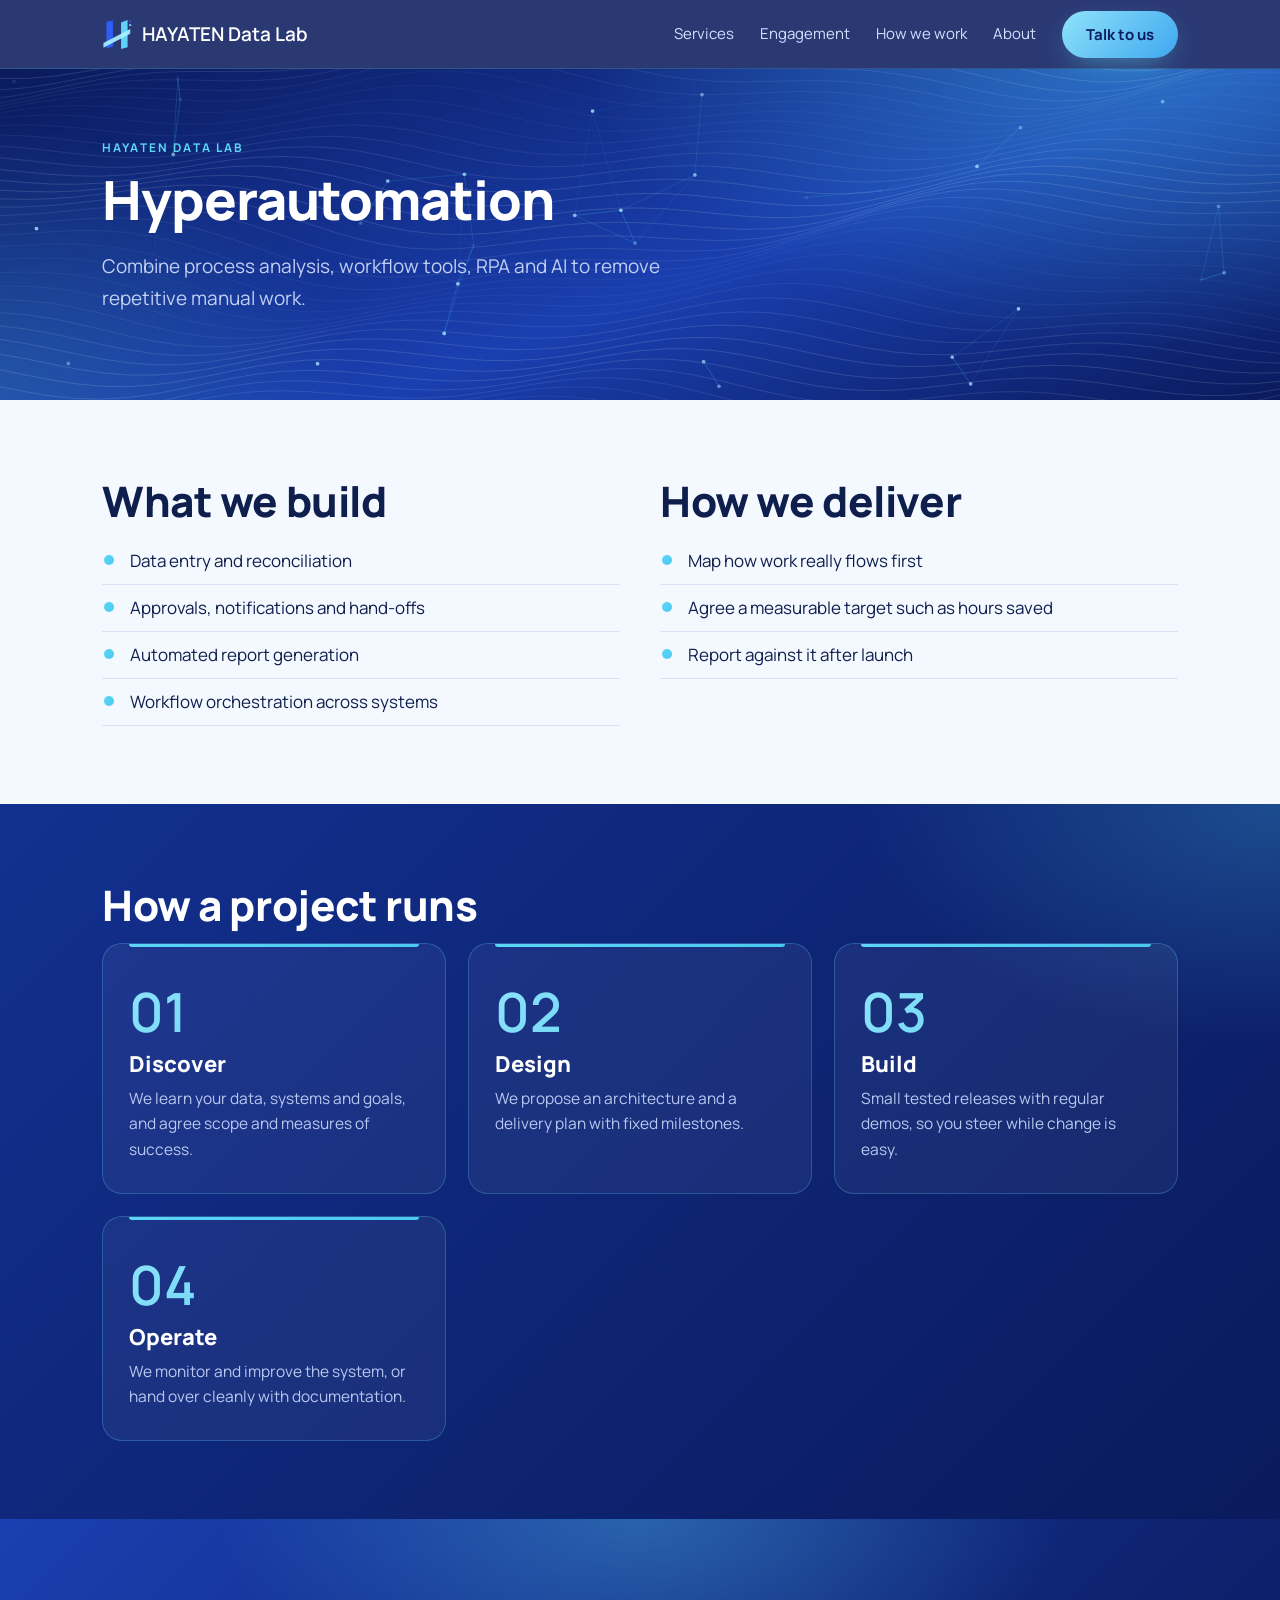
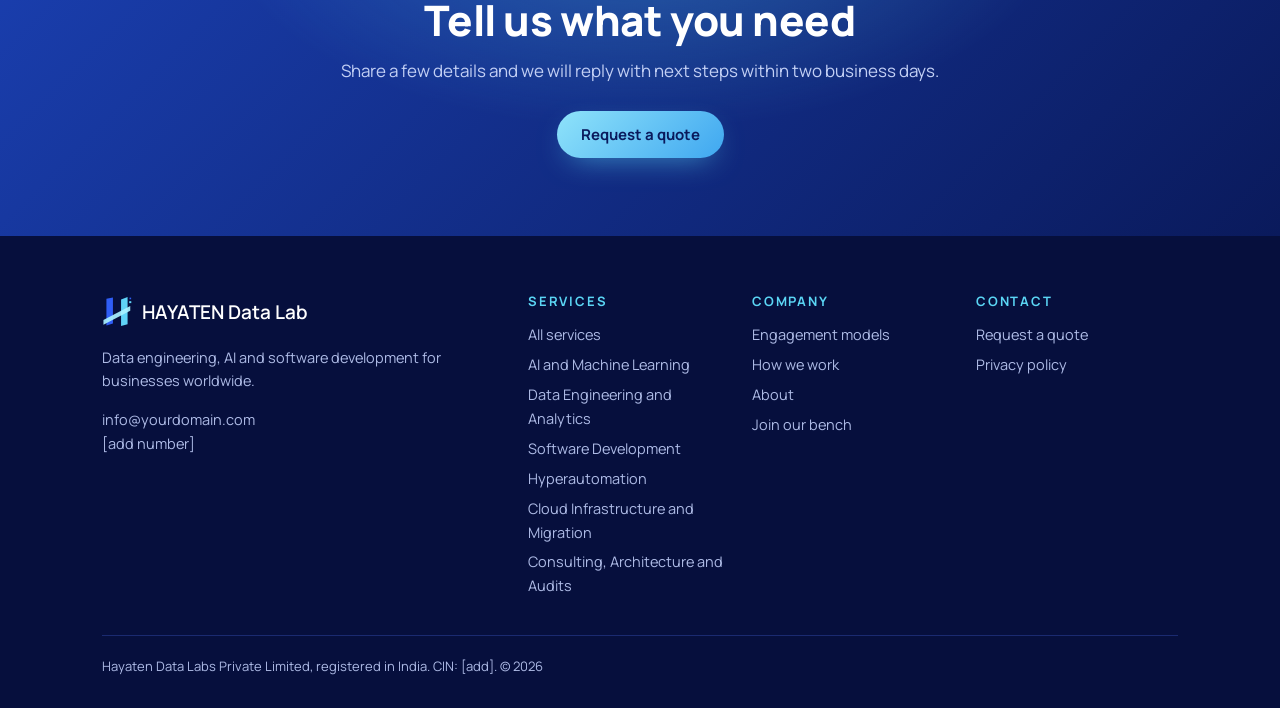
<file: hyperautomation.html>
<!DOCTYPE html><html lang="en"><head><meta charset="utf-8"><meta name="viewport" content="width=device-width,initial-scale=1"><title>Hyperautomation | HAYATEN Data Lab</title><meta name="description" content="Combine process analysis, workflow tools, RPA and AI to remove repetitive manual work."><link rel="preconnect" href="https://fonts.googleapis.com"><link rel="preconnect" href="https://fonts.gstatic.com" crossorigin><link href="https://fonts.googleapis.com/css2?family=Manrope:wght@400;600;700;800&display=swap" rel="stylesheet"><link rel="stylesheet" href="assets/style.css"></head><body>
<header><div class="wrap nav"><a class="logo" href="index.html"><svg width="30" height="33" viewBox="0 0 170 185" aria-hidden="true"><polygon points="25,20 62,13 62,160 25,172" fill="#2f5df5"/><polygon points="108,25 145,10 145,165 108,175" fill="#5fd3f7"/><polygon points="8,140 160,62 160,88 8,168" fill="#a9f1ff" fill-opacity=".92"/><rect x="156" y="14" width="9" height="9" fill="#2f5df5"/><rect x="154" y="34" width="12" height="11" fill="#5fd3f7"/></svg>HAYATEN Data Lab</a><input type="checkbox" id="m"><label class="burger" for="m" aria-label="Menu">&#9776;</label><nav><a href="services.html">Services</a><a href="engagement-models.html">Engagement</a><a href="how-we-work.html">How we work</a><a href="about.html">About</a><a class="btn" href="contact.html">Talk to us</a></nav></div></header>
<main><section class="hero ph fxhost"><div class="wrap"><div><div class="eyebrow">HAYATEN Data Lab</div><h1>Hyperautomation</h1><p>Combine process analysis, workflow tools, RPA and AI to remove repetitive manual work.</p></div></div></section><section><div class="wrap two"><div><h2>What we build</h2><ul class="tick"><li>Data entry and reconciliation</li><li>Approvals, notifications and hand-offs</li><li>Automated report generation</li><li>Workflow orchestration across systems</li></ul></div><div><h2>How we deliver</h2><ul class="tick"><li>Map how work really flows first</li><li>Agree a measurable target such as hours saved</li><li>Report against it after launch</li></ul></div></div></section><section class="band"><div class="wrap"><h2>How a project runs</h2><div class="grid"><div class="card step"><b>01</b><h3>Discover</h3><p>We learn your data, systems and goals, and agree scope and measures of success.</p></div><div class="card step"><b>02</b><h3>Design</h3><p>We propose an architecture and a delivery plan with fixed milestones.</p></div><div class="card step"><b>03</b><h3>Build</h3><p>Small tested releases with regular demos, so you steer while change is easy.</p></div><div class="card step"><b>04</b><h3>Operate</h3><p>We monitor and improve the system, or hand over cleanly with documentation.</p></div></div></div></section><section class="cband"><div class="wrap"><h2>Tell us what you need</h2><p>Share a few details and we will reply with next steps within two business days.</p><a class="btn" href="contact.html">Request a quote</a></div></section></main>
<footer><div class="wrap"><div class="grid"><div><a class="logo" href="index.html"><svg width="30" height="33" viewBox="0 0 170 185" aria-hidden="true"><polygon points="25,20 62,13 62,160 25,172" fill="#2f5df5"/><polygon points="108,25 145,10 145,165 108,175" fill="#5fd3f7"/><polygon points="8,140 160,62 160,88 8,168" fill="#a9f1ff" fill-opacity=".92"/><rect x="156" y="14" width="9" height="9" fill="#2f5df5"/><rect x="154" y="34" width="12" height="11" fill="#5fd3f7"/></svg>HAYATEN Data Lab</a><p>Data engineering, AI and software development for businesses worldwide.</p><p>info@yourdomain.com<br>[add number]</p></div>
<div><h3>Services</h3><a href="services.html">All services</a><a href="ai-machine-learning.html">AI and Machine Learning</a><a href="data-engineering.html">Data Engineering and Analytics</a><a href="software-development.html">Software Development</a><a href="hyperautomation.html">Hyperautomation</a><a href="cloud-migration.html">Cloud Infrastructure and Migration</a><a href="consulting-audits.html">Consulting, Architecture and Audits</a></div><div><h3>Company</h3><a href="engagement-models.html">Engagement models</a><a href="how-we-work.html">How we work</a><a href="about.html">About</a><a href="join-our-bench.html">Join our bench</a></div><div><h3>Contact</h3><a href="contact.html">Request a quote</a><a href="privacy.html">Privacy policy</a></div></div>
<div class="fine">Hayaten Data Labs Private Limited, registered in India. CIN: [add]. &copy; 2026</div></div></footer><div id="glow"></div><div id="bar"></div><script src="assets/fx.js" defer></script></body></html>
</file>
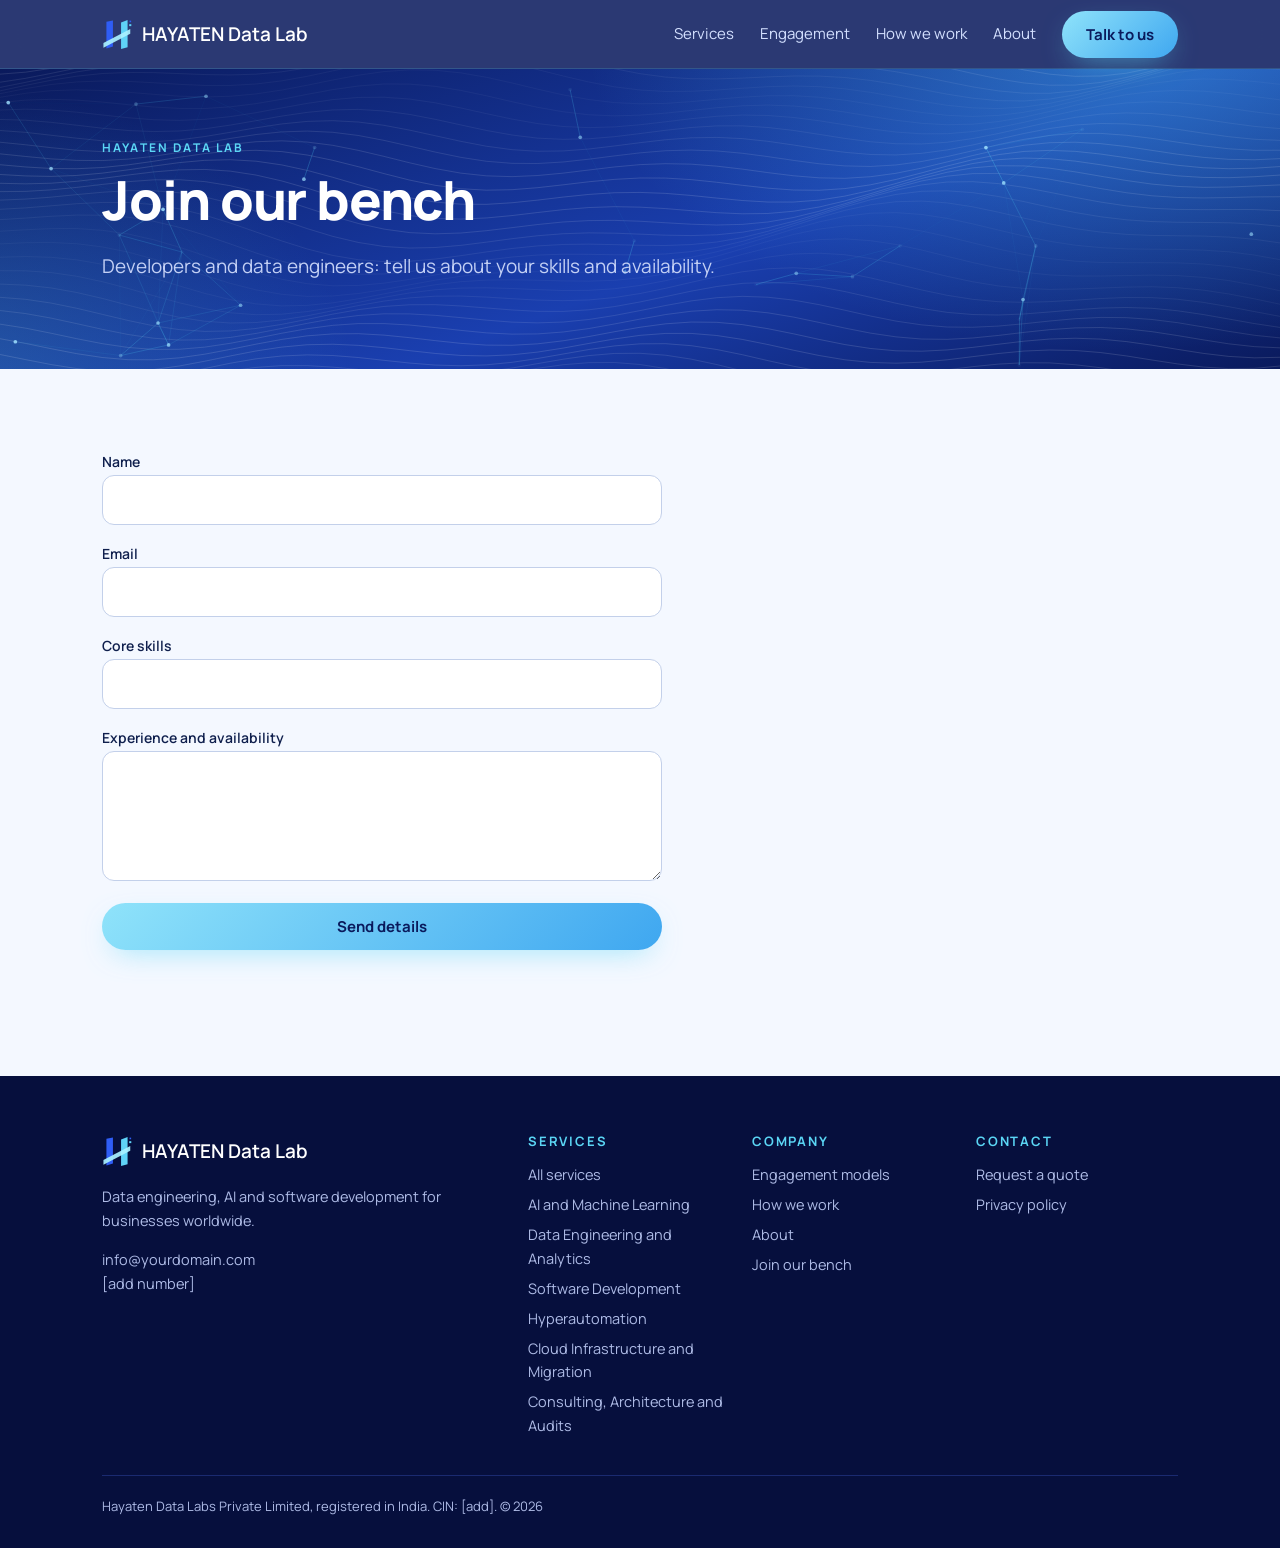
<file: join-our-bench.html>
<!DOCTYPE html><html lang="en"><head><meta charset="utf-8"><meta name="viewport" content="width=device-width,initial-scale=1"><title>Join our bench | HAYATEN Data Lab</title><meta name="description" content="Developers and data engineers: tell us about your skills."><link rel="preconnect" href="https://fonts.googleapis.com"><link rel="preconnect" href="https://fonts.gstatic.com" crossorigin><link href="https://fonts.googleapis.com/css2?family=Manrope:wght@400;600;700;800&display=swap" rel="stylesheet"><link rel="stylesheet" href="assets/style.css"></head><body>
<header><div class="wrap nav"><a class="logo" href="index.html"><svg width="30" height="33" viewBox="0 0 170 185" aria-hidden="true"><polygon points="25,20 62,13 62,160 25,172" fill="#2f5df5"/><polygon points="108,25 145,10 145,165 108,175" fill="#5fd3f7"/><polygon points="8,140 160,62 160,88 8,168" fill="#a9f1ff" fill-opacity=".92"/><rect x="156" y="14" width="9" height="9" fill="#2f5df5"/><rect x="154" y="34" width="12" height="11" fill="#5fd3f7"/></svg>HAYATEN Data Lab</a><input type="checkbox" id="m"><label class="burger" for="m" aria-label="Menu">&#9776;</label><nav><a href="services.html">Services</a><a href="engagement-models.html">Engagement</a><a href="how-we-work.html">How we work</a><a href="about.html">About</a><a class="btn" href="contact.html">Talk to us</a></nav></div></header>
<main><section class="hero ph fxhost"><div class="wrap"><div><div class="eyebrow">HAYATEN Data Lab</div><h1>Join our bench</h1><p>Developers and data engineers: tell us about your skills and availability.</p></div></div></section><section><div class="wrap"><form id="f"><div><label>Name</label><input name="Name" required></div><div><label>Email</label><input name="Email" required></div><div><label>Core skills</label><input name="Core skills" required></div><div><label>Experience and availability</label><textarea name="Experience and availability" required></textarea></div><button class="btn" type="submit">Send details</button><p id="n" role="status"></p></form><script>document.getElementById("f").addEventListener("submit",function(e){e.preventDefault();var b="";this.querySelectorAll("input,textarea,select").forEach(function(x){b+=x.name+": "+x.value+"\n"});location.href="mailto:info@yourdomain.com?subject="+encodeURIComponent(document.title)+"&body="+encodeURIComponent(b);});</script></div></section></main>
<footer><div class="wrap"><div class="grid"><div><a class="logo" href="index.html"><svg width="30" height="33" viewBox="0 0 170 185" aria-hidden="true"><polygon points="25,20 62,13 62,160 25,172" fill="#2f5df5"/><polygon points="108,25 145,10 145,165 108,175" fill="#5fd3f7"/><polygon points="8,140 160,62 160,88 8,168" fill="#a9f1ff" fill-opacity=".92"/><rect x="156" y="14" width="9" height="9" fill="#2f5df5"/><rect x="154" y="34" width="12" height="11" fill="#5fd3f7"/></svg>HAYATEN Data Lab</a><p>Data engineering, AI and software development for businesses worldwide.</p><p>info@yourdomain.com<br>[add number]</p></div>
<div><h3>Services</h3><a href="services.html">All services</a><a href="ai-machine-learning.html">AI and Machine Learning</a><a href="data-engineering.html">Data Engineering and Analytics</a><a href="software-development.html">Software Development</a><a href="hyperautomation.html">Hyperautomation</a><a href="cloud-migration.html">Cloud Infrastructure and Migration</a><a href="consulting-audits.html">Consulting, Architecture and Audits</a></div><div><h3>Company</h3><a href="engagement-models.html">Engagement models</a><a href="how-we-work.html">How we work</a><a href="about.html">About</a><a href="join-our-bench.html">Join our bench</a></div><div><h3>Contact</h3><a href="contact.html">Request a quote</a><a href="privacy.html">Privacy policy</a></div></div>
<div class="fine">Hayaten Data Labs Private Limited, registered in India. CIN: [add]. &copy; 2026</div></div></footer><div id="glow"></div><div id="bar"></div><script src="assets/fx.js" defer></script></body></html>
</file>
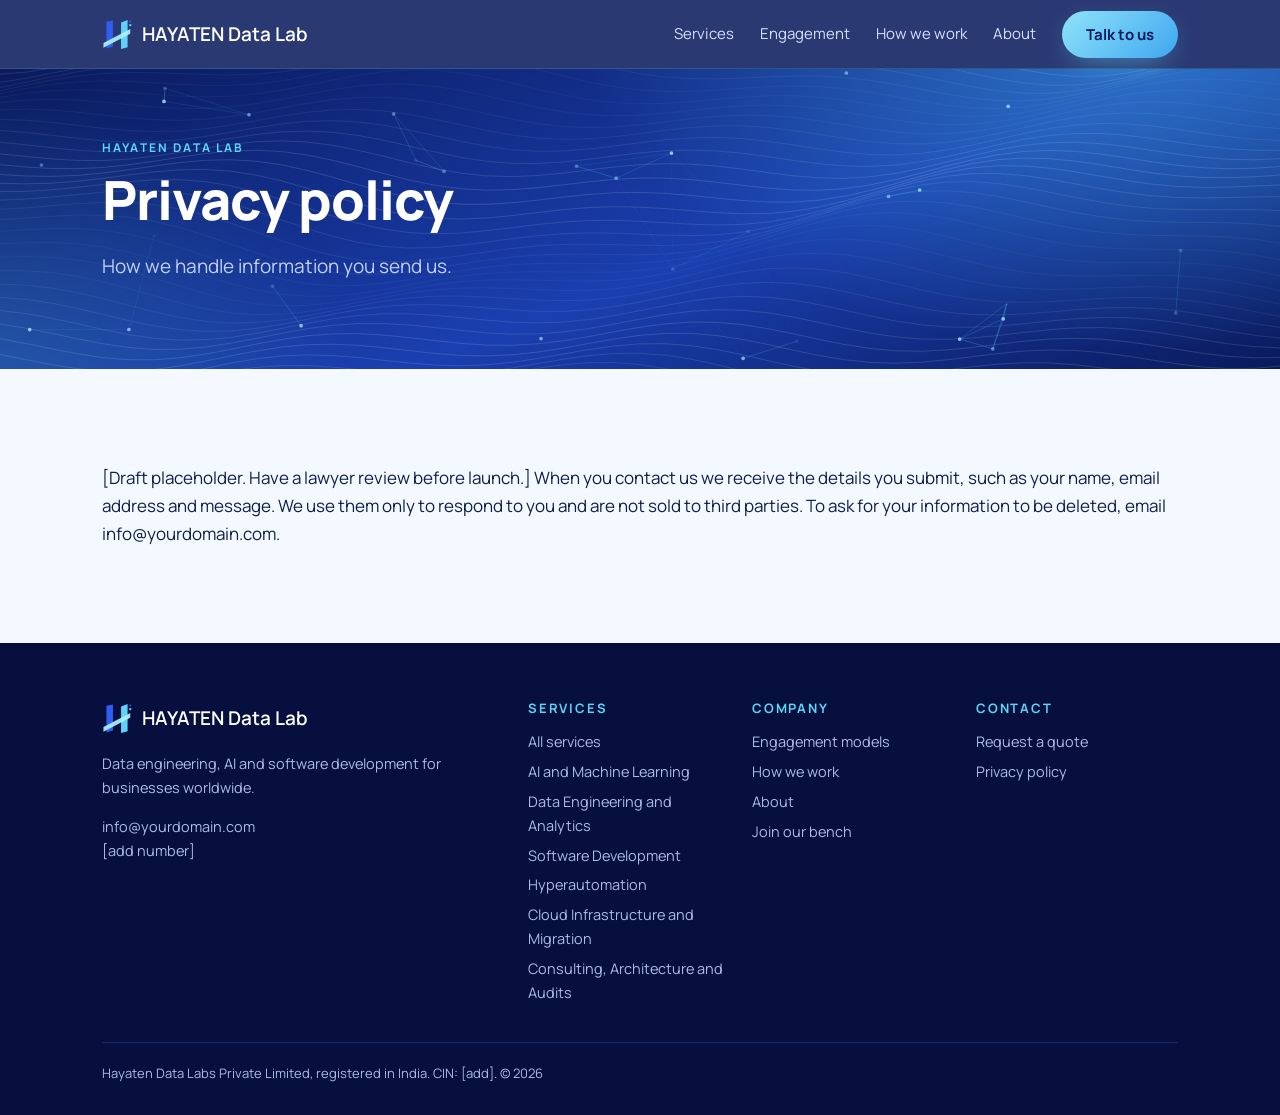
<file: privacy.html>
<!DOCTYPE html><html lang="en"><head><meta charset="utf-8"><meta name="viewport" content="width=device-width,initial-scale=1"><title>Privacy policy | HAYATEN Data Lab</title><meta name="description" content="How Hayaten Data Labs handles personal information."><link rel="preconnect" href="https://fonts.googleapis.com"><link rel="preconnect" href="https://fonts.gstatic.com" crossorigin><link href="https://fonts.googleapis.com/css2?family=Manrope:wght@400;600;700;800&display=swap" rel="stylesheet"><link rel="stylesheet" href="assets/style.css"></head><body>
<header><div class="wrap nav"><a class="logo" href="index.html"><svg width="30" height="33" viewBox="0 0 170 185" aria-hidden="true"><polygon points="25,20 62,13 62,160 25,172" fill="#2f5df5"/><polygon points="108,25 145,10 145,165 108,175" fill="#5fd3f7"/><polygon points="8,140 160,62 160,88 8,168" fill="#a9f1ff" fill-opacity=".92"/><rect x="156" y="14" width="9" height="9" fill="#2f5df5"/><rect x="154" y="34" width="12" height="11" fill="#5fd3f7"/></svg>HAYATEN Data Lab</a><input type="checkbox" id="m"><label class="burger" for="m" aria-label="Menu">&#9776;</label><nav><a href="services.html">Services</a><a href="engagement-models.html">Engagement</a><a href="how-we-work.html">How we work</a><a href="about.html">About</a><a class="btn" href="contact.html">Talk to us</a></nav></div></header>
<main><section class="hero ph fxhost"><div class="wrap"><div><div class="eyebrow">HAYATEN Data Lab</div><h1>Privacy policy</h1><p>How we handle information you send us.</p></div></div></section><section><div class="wrap"><p>[Draft placeholder. Have a lawyer review before launch.] When you contact us we receive the details you submit, such as your name, email address and message. We use them only to respond to you and are not sold to third parties. To ask for your information to be deleted, email info@yourdomain.com.</p></div></section></main>
<footer><div class="wrap"><div class="grid"><div><a class="logo" href="index.html"><svg width="30" height="33" viewBox="0 0 170 185" aria-hidden="true"><polygon points="25,20 62,13 62,160 25,172" fill="#2f5df5"/><polygon points="108,25 145,10 145,165 108,175" fill="#5fd3f7"/><polygon points="8,140 160,62 160,88 8,168" fill="#a9f1ff" fill-opacity=".92"/><rect x="156" y="14" width="9" height="9" fill="#2f5df5"/><rect x="154" y="34" width="12" height="11" fill="#5fd3f7"/></svg>HAYATEN Data Lab</a><p>Data engineering, AI and software development for businesses worldwide.</p><p>info@yourdomain.com<br>[add number]</p></div>
<div><h3>Services</h3><a href="services.html">All services</a><a href="ai-machine-learning.html">AI and Machine Learning</a><a href="data-engineering.html">Data Engineering and Analytics</a><a href="software-development.html">Software Development</a><a href="hyperautomation.html">Hyperautomation</a><a href="cloud-migration.html">Cloud Infrastructure and Migration</a><a href="consulting-audits.html">Consulting, Architecture and Audits</a></div><div><h3>Company</h3><a href="engagement-models.html">Engagement models</a><a href="how-we-work.html">How we work</a><a href="about.html">About</a><a href="join-our-bench.html">Join our bench</a></div><div><h3>Contact</h3><a href="contact.html">Request a quote</a><a href="privacy.html">Privacy policy</a></div></div>
<div class="fine">Hayaten Data Labs Private Limited, registered in India. CIN: [add]. &copy; 2026</div></div></footer><div id="glow"></div><div id="bar"></div><script src="assets/fx.js" defer></script></body></html>
</file>
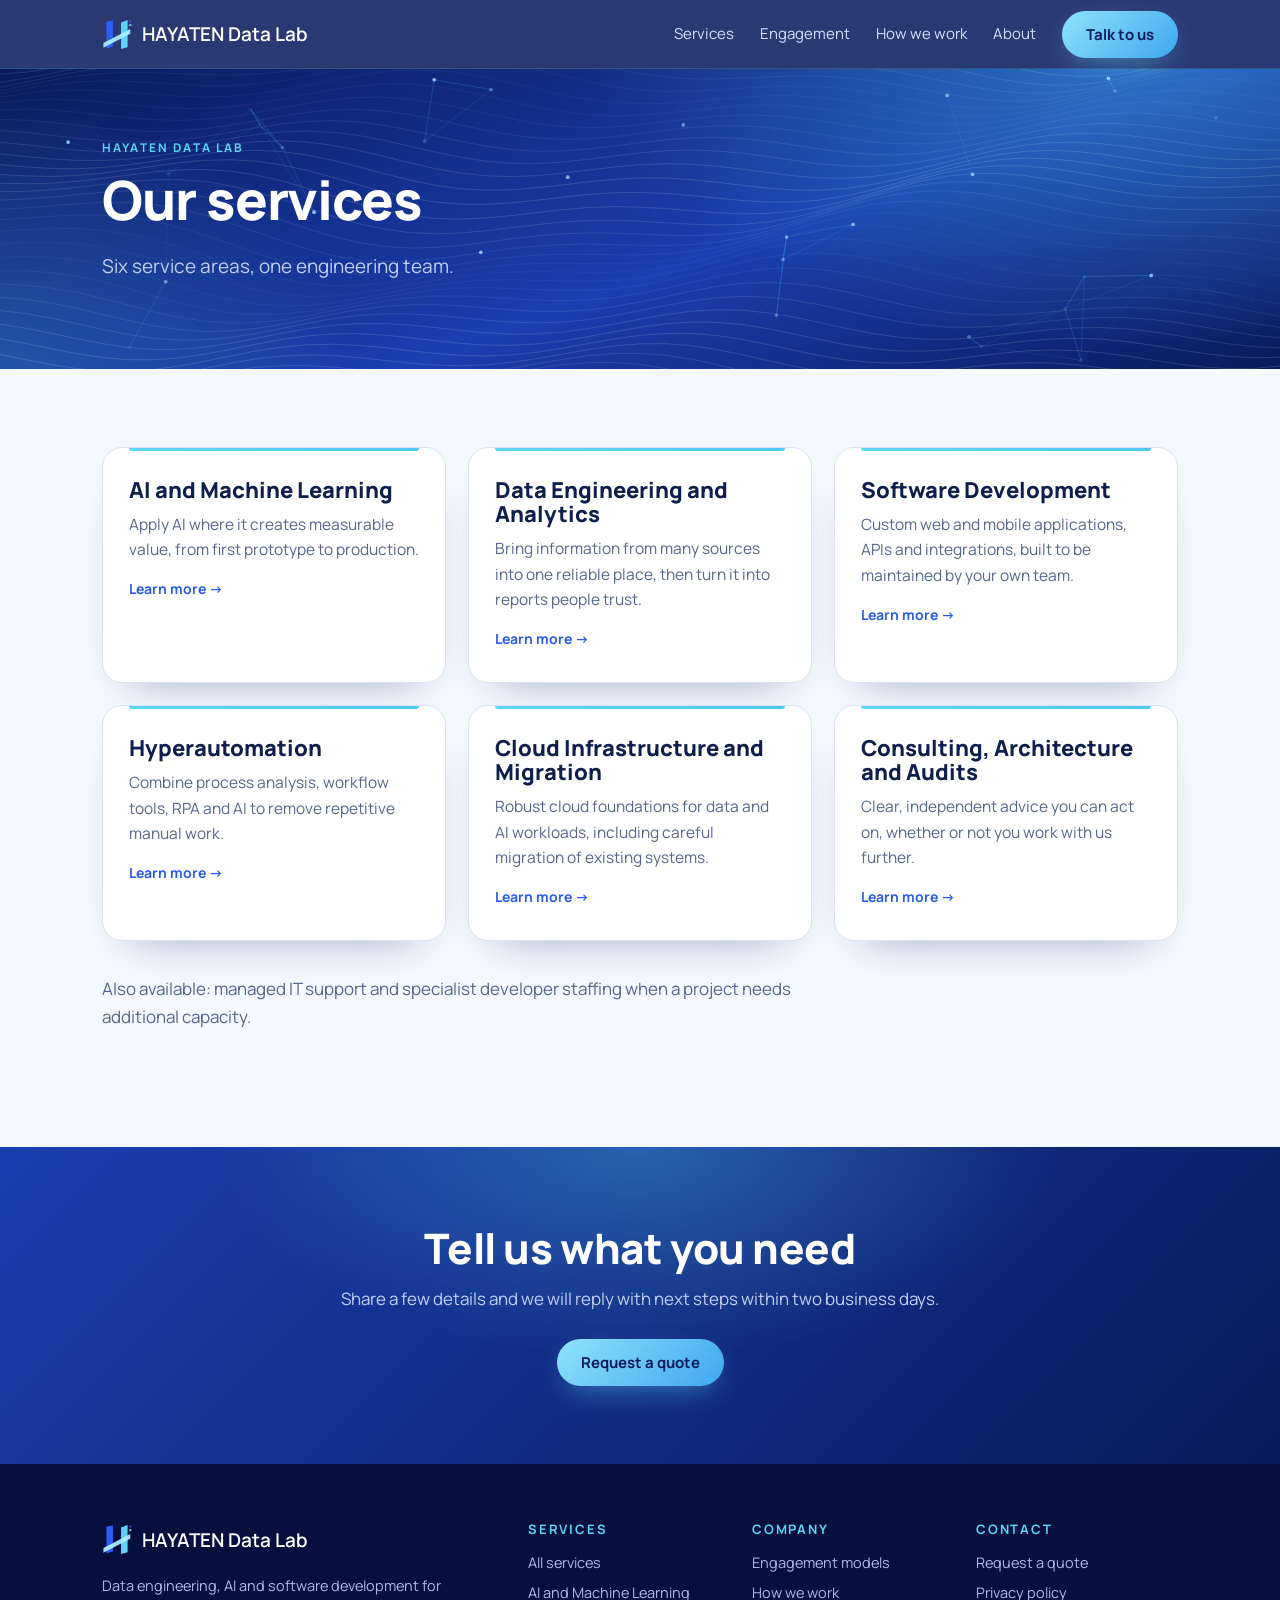
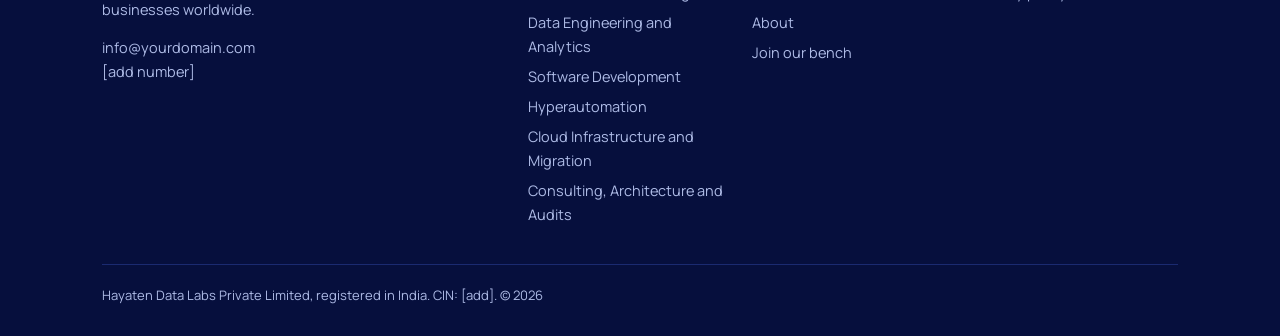
<file: services.html>
<!DOCTYPE html><html lang="en"><head><meta charset="utf-8"><meta name="viewport" content="width=device-width,initial-scale=1"><title>Services | HAYATEN Data Lab</title><meta name="description" content="Software development, data engineering, AI, hyperautomation, cloud migration and consulting."><link rel="preconnect" href="https://fonts.googleapis.com"><link rel="preconnect" href="https://fonts.gstatic.com" crossorigin><link href="https://fonts.googleapis.com/css2?family=Manrope:wght@400;600;700;800&display=swap" rel="stylesheet"><link rel="stylesheet" href="assets/style.css"></head><body>
<header><div class="wrap nav"><a class="logo" href="index.html"><svg width="30" height="33" viewBox="0 0 170 185" aria-hidden="true"><polygon points="25,20 62,13 62,160 25,172" fill="#2f5df5"/><polygon points="108,25 145,10 145,165 108,175" fill="#5fd3f7"/><polygon points="8,140 160,62 160,88 8,168" fill="#a9f1ff" fill-opacity=".92"/><rect x="156" y="14" width="9" height="9" fill="#2f5df5"/><rect x="154" y="34" width="12" height="11" fill="#5fd3f7"/></svg>HAYATEN Data Lab</a><input type="checkbox" id="m"><label class="burger" for="m" aria-label="Menu">&#9776;</label><nav><a href="services.html">Services</a><a href="engagement-models.html">Engagement</a><a href="how-we-work.html">How we work</a><a href="about.html">About</a><a class="btn" href="contact.html">Talk to us</a></nav></div></header>
<main><section class="hero ph fxhost"><div class="wrap"><div><div class="eyebrow">HAYATEN Data Lab</div><h1>Our services</h1><p>Six service areas, one engineering team.</p></div></div></section><section><div class="wrap"><div class="grid"><a class="card" href="ai-machine-learning.html"><h3>AI and Machine Learning</h3><p>Apply AI where it creates measurable value, from first prototype to production.</p><span class="go">Learn more &rarr;</span></a><a class="card" href="data-engineering.html"><h3>Data Engineering and Analytics</h3><p>Bring information from many sources into one reliable place, then turn it into reports people trust.</p><span class="go">Learn more &rarr;</span></a><a class="card" href="software-development.html"><h3>Software Development</h3><p>Custom web and mobile applications, APIs and integrations, built to be maintained by your own team.</p><span class="go">Learn more &rarr;</span></a><a class="card" href="hyperautomation.html"><h3>Hyperautomation</h3><p>Combine process analysis, workflow tools, RPA and AI to remove repetitive manual work.</p><span class="go">Learn more &rarr;</span></a><a class="card" href="cloud-migration.html"><h3>Cloud Infrastructure and Migration</h3><p>Robust cloud foundations for data and AI workloads, including careful migration of existing systems.</p><span class="go">Learn more &rarr;</span></a><a class="card" href="consulting-audits.html"><h3>Consulting, Architecture and Audits</h3><p>Clear, independent advice you can act on, whether or not you work with us further.</p><span class="go">Learn more &rarr;</span></a></div><p class="lead" style="margin-top:34px">Also available: managed IT support and specialist developer staffing when a project needs additional capacity.</p></div></section><section class="cband"><div class="wrap"><h2>Tell us what you need</h2><p>Share a few details and we will reply with next steps within two business days.</p><a class="btn" href="contact.html">Request a quote</a></div></section></main>
<footer><div class="wrap"><div class="grid"><div><a class="logo" href="index.html"><svg width="30" height="33" viewBox="0 0 170 185" aria-hidden="true"><polygon points="25,20 62,13 62,160 25,172" fill="#2f5df5"/><polygon points="108,25 145,10 145,165 108,175" fill="#5fd3f7"/><polygon points="8,140 160,62 160,88 8,168" fill="#a9f1ff" fill-opacity=".92"/><rect x="156" y="14" width="9" height="9" fill="#2f5df5"/><rect x="154" y="34" width="12" height="11" fill="#5fd3f7"/></svg>HAYATEN Data Lab</a><p>Data engineering, AI and software development for businesses worldwide.</p><p>info@yourdomain.com<br>[add number]</p></div>
<div><h3>Services</h3><a href="services.html">All services</a><a href="ai-machine-learning.html">AI and Machine Learning</a><a href="data-engineering.html">Data Engineering and Analytics</a><a href="software-development.html">Software Development</a><a href="hyperautomation.html">Hyperautomation</a><a href="cloud-migration.html">Cloud Infrastructure and Migration</a><a href="consulting-audits.html">Consulting, Architecture and Audits</a></div><div><h3>Company</h3><a href="engagement-models.html">Engagement models</a><a href="how-we-work.html">How we work</a><a href="about.html">About</a><a href="join-our-bench.html">Join our bench</a></div><div><h3>Contact</h3><a href="contact.html">Request a quote</a><a href="privacy.html">Privacy policy</a></div></div>
<div class="fine">Hayaten Data Labs Private Limited, registered in India. CIN: [add]. &copy; 2026</div></div></footer><div id="glow"></div><div id="bar"></div><script src="assets/fx.js" defer></script></body></html>
</file>
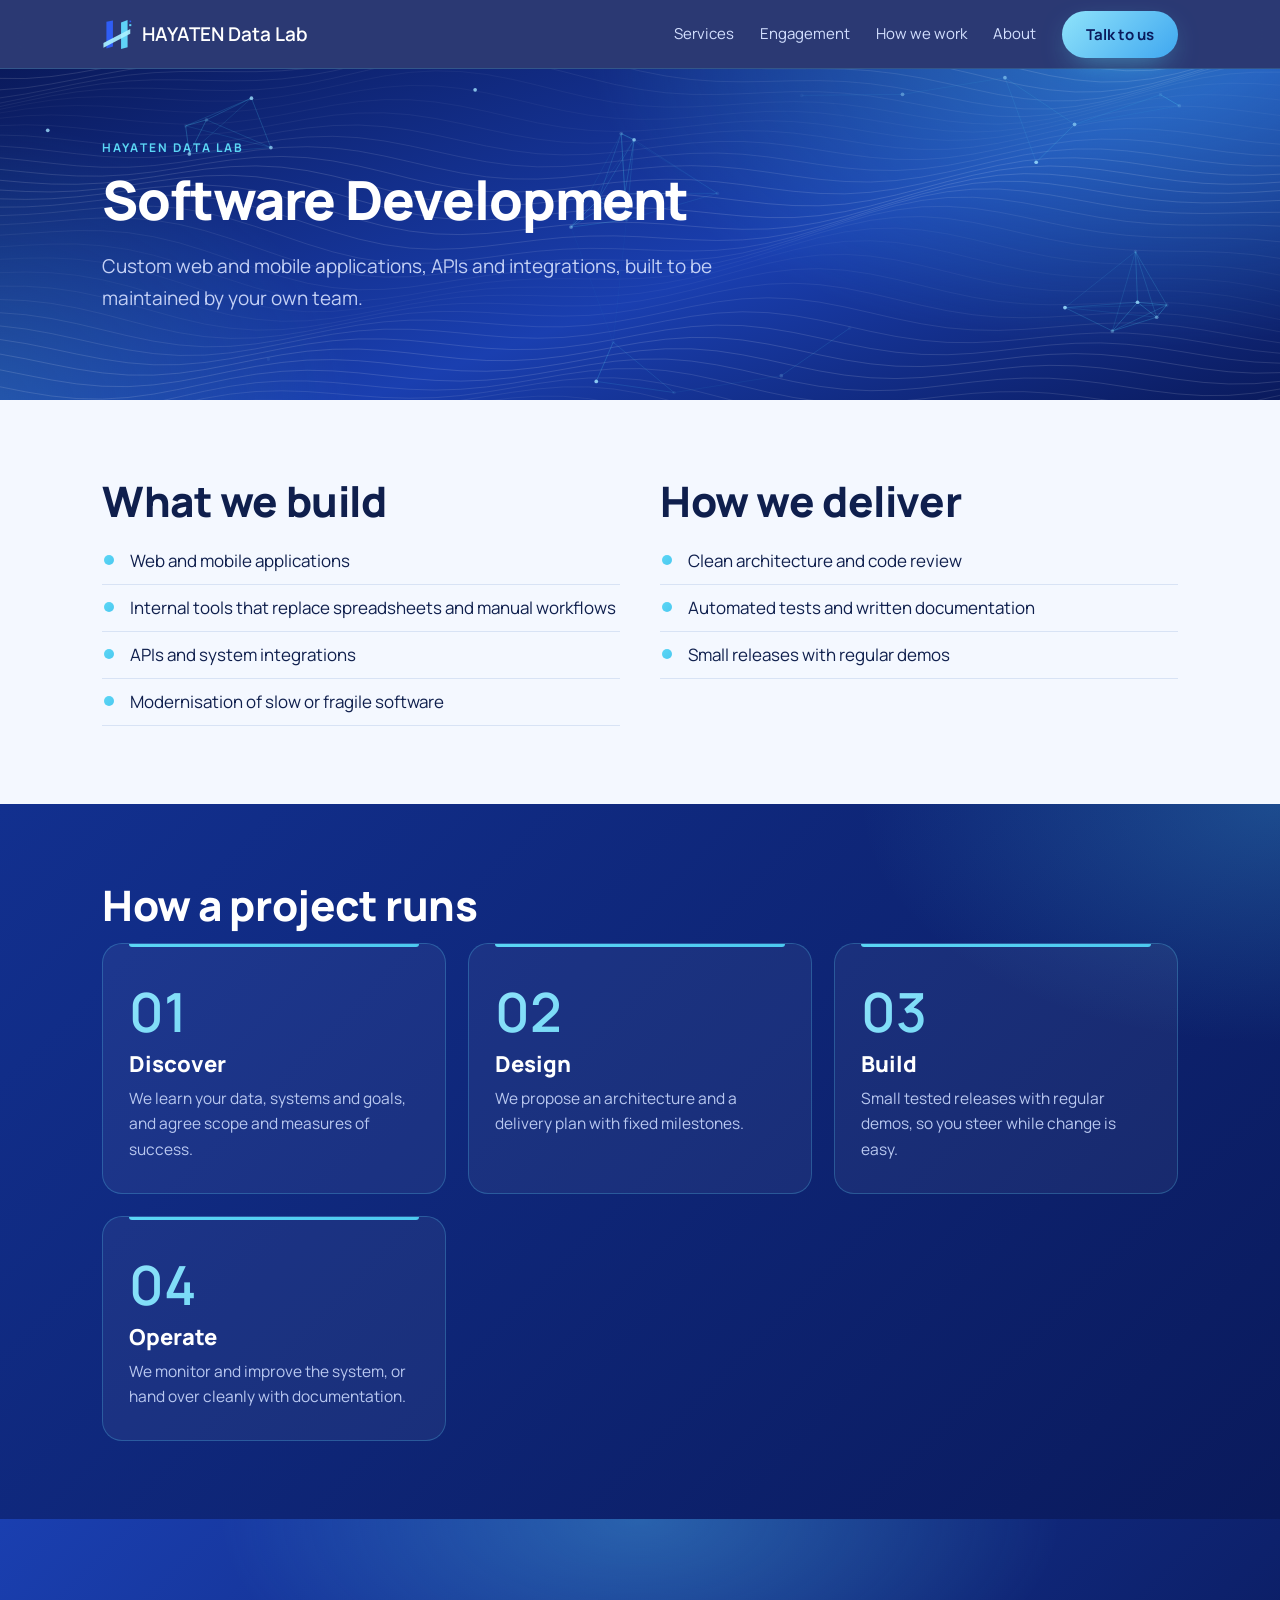
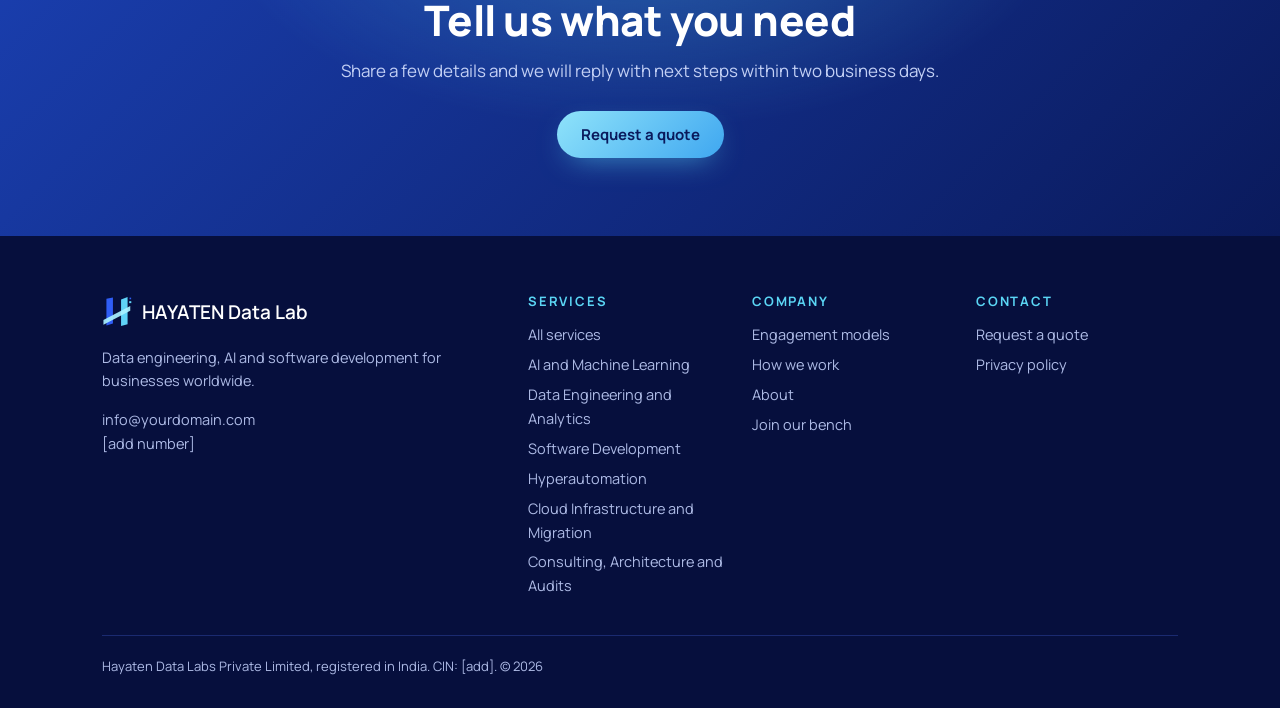
<file: software-development.html>
<!DOCTYPE html><html lang="en"><head><meta charset="utf-8"><meta name="viewport" content="width=device-width,initial-scale=1"><title>Software Development | HAYATEN Data Lab</title><meta name="description" content="Custom web and mobile applications, APIs and integrations, built to be maintained by your own team."><link rel="preconnect" href="https://fonts.googleapis.com"><link rel="preconnect" href="https://fonts.gstatic.com" crossorigin><link href="https://fonts.googleapis.com/css2?family=Manrope:wght@400;600;700;800&display=swap" rel="stylesheet"><link rel="stylesheet" href="assets/style.css"></head><body>
<header><div class="wrap nav"><a class="logo" href="index.html"><svg width="30" height="33" viewBox="0 0 170 185" aria-hidden="true"><polygon points="25,20 62,13 62,160 25,172" fill="#2f5df5"/><polygon points="108,25 145,10 145,165 108,175" fill="#5fd3f7"/><polygon points="8,140 160,62 160,88 8,168" fill="#a9f1ff" fill-opacity=".92"/><rect x="156" y="14" width="9" height="9" fill="#2f5df5"/><rect x="154" y="34" width="12" height="11" fill="#5fd3f7"/></svg>HAYATEN Data Lab</a><input type="checkbox" id="m"><label class="burger" for="m" aria-label="Menu">&#9776;</label><nav><a href="services.html">Services</a><a href="engagement-models.html">Engagement</a><a href="how-we-work.html">How we work</a><a href="about.html">About</a><a class="btn" href="contact.html">Talk to us</a></nav></div></header>
<main><section class="hero ph fxhost"><div class="wrap"><div><div class="eyebrow">HAYATEN Data Lab</div><h1>Software Development</h1><p>Custom web and mobile applications, APIs and integrations, built to be maintained by your own team.</p></div></div></section><section><div class="wrap two"><div><h2>What we build</h2><ul class="tick"><li>Web and mobile applications</li><li>Internal tools that replace spreadsheets and manual workflows</li><li>APIs and system integrations</li><li>Modernisation of slow or fragile software</li></ul></div><div><h2>How we deliver</h2><ul class="tick"><li>Clean architecture and code review</li><li>Automated tests and written documentation</li><li>Small releases with regular demos</li></ul></div></div></section><section class="band"><div class="wrap"><h2>How a project runs</h2><div class="grid"><div class="card step"><b>01</b><h3>Discover</h3><p>We learn your data, systems and goals, and agree scope and measures of success.</p></div><div class="card step"><b>02</b><h3>Design</h3><p>We propose an architecture and a delivery plan with fixed milestones.</p></div><div class="card step"><b>03</b><h3>Build</h3><p>Small tested releases with regular demos, so you steer while change is easy.</p></div><div class="card step"><b>04</b><h3>Operate</h3><p>We monitor and improve the system, or hand over cleanly with documentation.</p></div></div></div></section><section class="cband"><div class="wrap"><h2>Tell us what you need</h2><p>Share a few details and we will reply with next steps within two business days.</p><a class="btn" href="contact.html">Request a quote</a></div></section></main>
<footer><div class="wrap"><div class="grid"><div><a class="logo" href="index.html"><svg width="30" height="33" viewBox="0 0 170 185" aria-hidden="true"><polygon points="25,20 62,13 62,160 25,172" fill="#2f5df5"/><polygon points="108,25 145,10 145,165 108,175" fill="#5fd3f7"/><polygon points="8,140 160,62 160,88 8,168" fill="#a9f1ff" fill-opacity=".92"/><rect x="156" y="14" width="9" height="9" fill="#2f5df5"/><rect x="154" y="34" width="12" height="11" fill="#5fd3f7"/></svg>HAYATEN Data Lab</a><p>Data engineering, AI and software development for businesses worldwide.</p><p>info@yourdomain.com<br>[add number]</p></div>
<div><h3>Services</h3><a href="services.html">All services</a><a href="ai-machine-learning.html">AI and Machine Learning</a><a href="data-engineering.html">Data Engineering and Analytics</a><a href="software-development.html">Software Development</a><a href="hyperautomation.html">Hyperautomation</a><a href="cloud-migration.html">Cloud Infrastructure and Migration</a><a href="consulting-audits.html">Consulting, Architecture and Audits</a></div><div><h3>Company</h3><a href="engagement-models.html">Engagement models</a><a href="how-we-work.html">How we work</a><a href="about.html">About</a><a href="join-our-bench.html">Join our bench</a></div><div><h3>Contact</h3><a href="contact.html">Request a quote</a><a href="privacy.html">Privacy policy</a></div></div>
<div class="fine">Hayaten Data Labs Private Limited, registered in India. CIN: [add]. &copy; 2026</div></div></footer><div id="glow"></div><div id="bar"></div><script src="assets/fx.js" defer></script></body></html>
</file>
<file: assets/style.css>
*,*::before,*::after{box-sizing:border-box}html{scroll-behavior:smooth}
:root{--ink:#0a1a5c;--deep:#12308f;--em:#2a5be8;--teal:#4cc9f0;--gold:#5bd6f5;--ivory:#f4f8ff;--text:#0f1f4d;--mute:#56658c;--line:#d8e3f5}
body{margin:0;font:400 17px/1.65 Manrope,system-ui,sans-serif;color:var(--text);background:var(--ivory)}
h1,h2,h3{font-family:Manrope,system-ui,sans-serif;font-weight:800;line-height:1.1;margin:0}a{color:inherit}
:focus-visible{outline:3px solid var(--gold);outline-offset:3px}
.wrap{max-width:1120px;margin:0 auto;padding:0 22px}
header{position:sticky;top:0;z-index:9;background:rgba(10,26,92,.86);backdrop-filter:blur(14px);border-bottom:1px solid rgba(91,214,245,.18)}
.nav{display:flex;align-items:center;justify-content:space-between;height:68px}
.logo{display:flex;align-items:center;gap:10px;color:#fff;text-decoration:none;font:600 19px Manrope,system-ui,sans-serif}
nav{display:flex;gap:26px;align-items:center}nav a{color:#d4e0ff;text-decoration:none;font-size:15px}nav a:hover{color:#fff}
.btn{display:inline-block;padding:13px 24px;border-radius:999px;font:700 15px Manrope,sans-serif;text-decoration:none;border:0;cursor:pointer;background:linear-gradient(135deg,#8fe3fa,#3fa7f0);color:#0a1a5c;box-shadow:0 10px 30px -12px rgba(91,214,245,.7)}
.btn.ghost{background:transparent;color:#fff;border:1px solid rgba(255,255,255,.35);box-shadow:none}
#m,.burger{display:none}
.hero{color:#fff;padding:92px 0 80px;overflow:hidden;background:url(waves.svg) center/cover no-repeat,radial-gradient(900px 520px at 88% -10%,rgba(76,201,240,.38),transparent 60%),radial-gradient(700px 500px at -5% 105%,rgba(91,214,245,.24),transparent 60%),linear-gradient(160deg,#0a1a5c,#1a3fb0 58%,#0a1a5c)}
.hero .wrap{display:grid;grid-template-columns:1.05fr .95fr;gap:36px;align-items:center}
.hero h1{font-size:clamp(38px,5.6vw,66px);letter-spacing:-.02em}.hero h1 em{font-style:normal;background:linear-gradient(90deg,#8fe3fa,#b4f0ff);-webkit-background-clip:text;background-clip:text;color:transparent}
.hero p{font-size:19px;color:#c3d0f5;max-width:34em;margin:22px 0 30px}.cta{display:flex;gap:12px;flex-wrap:wrap}
.hero img{width:100%;height:auto;display:block}.ph{padding:70px 0 56px}.ph .wrap{display:block}.ph h1{font-size:clamp(34px,5vw,54px)}
.eyebrow{font:700 12px Manrope;letter-spacing:.18em;text-transform:uppercase;color:var(--gold);margin-bottom:14px}
section{padding:78px 0}h2{font-size:clamp(28px,3.8vw,42px);letter-spacing:-.01em;margin-bottom:14px}.lead{color:var(--mute);max-width:42em;margin:0 0 38px}
.grid{display:grid;grid-template-columns:repeat(auto-fit,minmax(260px,1fr));gap:22px}
.card{position:relative;background:#fff;border:1px solid var(--line);border-radius:20px;padding:30px 26px;text-decoration:none;display:block;box-shadow:0 22px 44px -30px rgba(10,26,92,.45);transition:transform .25s}
.card::before{content:"";position:absolute;left:26px;right:26px;top:0;height:3px;border-radius:0 0 4px 4px;background:linear-gradient(90deg,var(--gold),var(--teal))}
a.card:hover{transform:translateY(-5px)}.card h3{font-size:22px;margin-bottom:10px}.card p{margin:0;color:var(--mute);font-size:15.5px}.card .go{display:inline-block;margin-top:14px;color:var(--em);font-weight:700;font-size:14px}
.band{color:#fff;background:radial-gradient(700px 400px at 100% 0,rgba(76,201,240,.25),transparent 60%),linear-gradient(135deg,#12308f,#0a1a5c)}.band .lead{color:#b9c8f0}
.band .card{background:rgba(255,255,255,.05);border-color:rgba(91,214,245,.25);box-shadow:none}.band .card p{color:#b9c8f0}
.step b{display:block;font:600 54px Manrope,system-ui,sans-serif;background:linear-gradient(135deg,#8fe3fa,#4cc9f0);-webkit-background-clip:text;background-clip:text;color:transparent;margin-bottom:4px}
ul.tick{list-style:none;padding:0;margin:0}ul.tick li{padding:9px 0 9px 28px;position:relative;border-bottom:1px solid var(--line)}ul.tick li::before{content:"";position:absolute;left:2px;top:17px;width:10px;height:10px;border-radius:50%;background:linear-gradient(135deg,var(--gold),var(--teal))}
.two{display:grid;grid-template-columns:1fr 1fr;gap:40px}.cband{text-align:center;color:#fff;background:radial-gradient(600px 300px at 50% 0,rgba(91,214,245,.3),transparent 70%),linear-gradient(135deg,#1a3fb0,#0a1a5c)}
.cband p{color:#c3d0f5;max-width:36em;margin:0 auto 26px}
form{display:grid;gap:14px;max-width:560px}label{font-weight:600;font-size:14px}input,textarea,select{width:100%;padding:13px 14px;border-radius:12px;border:1px solid #c3d0ea;background:#fff;font:400 16px Manrope,sans-serif;color:var(--text)}textarea{min-height:130px}
footer{background:#060f3d;color:#aebbe6;padding:56px 0 30px;font-size:14.5px}footer .grid{grid-template-columns:2fr 1fr 1fr 1fr}footer a{display:block;color:#aebbe6;text-decoration:none;padding:3px 0}footer a:hover{color:#fff}footer h3{font:700 13px Manrope;letter-spacing:.14em;text-transform:uppercase;color:var(--gold);margin-bottom:10px}
.fine{border-top:1px solid #1a2a70;margin-top:34px;padding-top:20px;font-size:13px}
@media(max-width:820px){.hero .wrap,.two,footer .grid{grid-template-columns:1fr}.hero{padding:56px 0}section{padding:56px 0}
.burger{display:block;color:#fff;font-size:26px;cursor:pointer}nav{display:none;position:absolute;top:68px;left:0;right:0;flex-direction:column;background:#0a1a5c;padding:18px 22px 24px;align-items:flex-start;gap:16px}#m:checked~nav{display:flex}}
@media(prefers-reduced-motion:reduce){*{transition:none!important}html{scroll-behavior:auto}}
.glass{background:rgba(255,255,255,.09);border:1px solid rgba(255,255,255,.24);border-radius:22px;padding:28px;backdrop-filter:blur(10px)}.glass h3{margin-bottom:10px}.glass ul.tick li{border-color:rgba(255,255,255,.16)}
.pills{display:flex;flex-wrap:wrap;gap:10px}.pills span{padding:9px 16px;border-radius:999px;background:#fff;border:1px solid var(--line);font-weight:700;font-size:14px;color:var(--ink)}
details{background:#fff;border:1px solid var(--line);border-radius:14px;padding:16px 20px;margin-bottom:12px}summary{cursor:pointer;font-weight:700}details p{margin:10px 0 0;color:var(--mute)}

.fxhost{position:relative;overflow:hidden}.fxhost>.wrap{position:relative;z-index:1}
.nn{position:absolute;inset:0;width:100%;height:100%;pointer-events:none;z-index:0}
#bar{position:fixed;top:0;left:0;height:3px;width:100%;transform-origin:0 50%;transform:scaleX(0);background:linear-gradient(90deg,var(--gold),var(--teal));z-index:20}
#glow{position:fixed;left:0;top:0;width:380px;height:380px;margin:-190px 0 0 -190px;border-radius:50%;pointer-events:none;z-index:3;opacity:0;transition:opacity .4s;background:radial-gradient(circle,rgba(91,214,245,.16),rgba(76,201,240,.07) 45%,transparent 70%);will-change:transform}
.rv{opacity:0;transform:translateY(28px);transition:opacity .9s,transform .9s cubic-bezier(.2,.7,.2,1)}.rv.in{opacity:1;transform:none}
.story{color:#fff;padding:0;background:linear-gradient(180deg,#0a1a5c,#12308f 50%,#0a1a5c)}
.sintro{min-height:70vh;display:flex;align-items:center}.ch{min-height:88vh;display:flex;align-items:center}
.story .wrap{position:relative;z-index:1}.ch b{display:block;font:600 clamp(80px,14vw,170px)/1 Manrope,system-ui,sans-serif;background:linear-gradient(135deg,#8fe3fa,#4cc9f0);-webkit-background-clip:text;background-clip:text;color:transparent;opacity:.9}
.ch h2,.sintro h2{font-size:clamp(34px,5.4vw,64px)}.ch p,.sintro p{color:#c3d0f5;font-size:clamp(18px,2.1vw,24px);max-width:30em;margin-top:18px}
@media(hover:none){#glow{display:none}}
</file>
